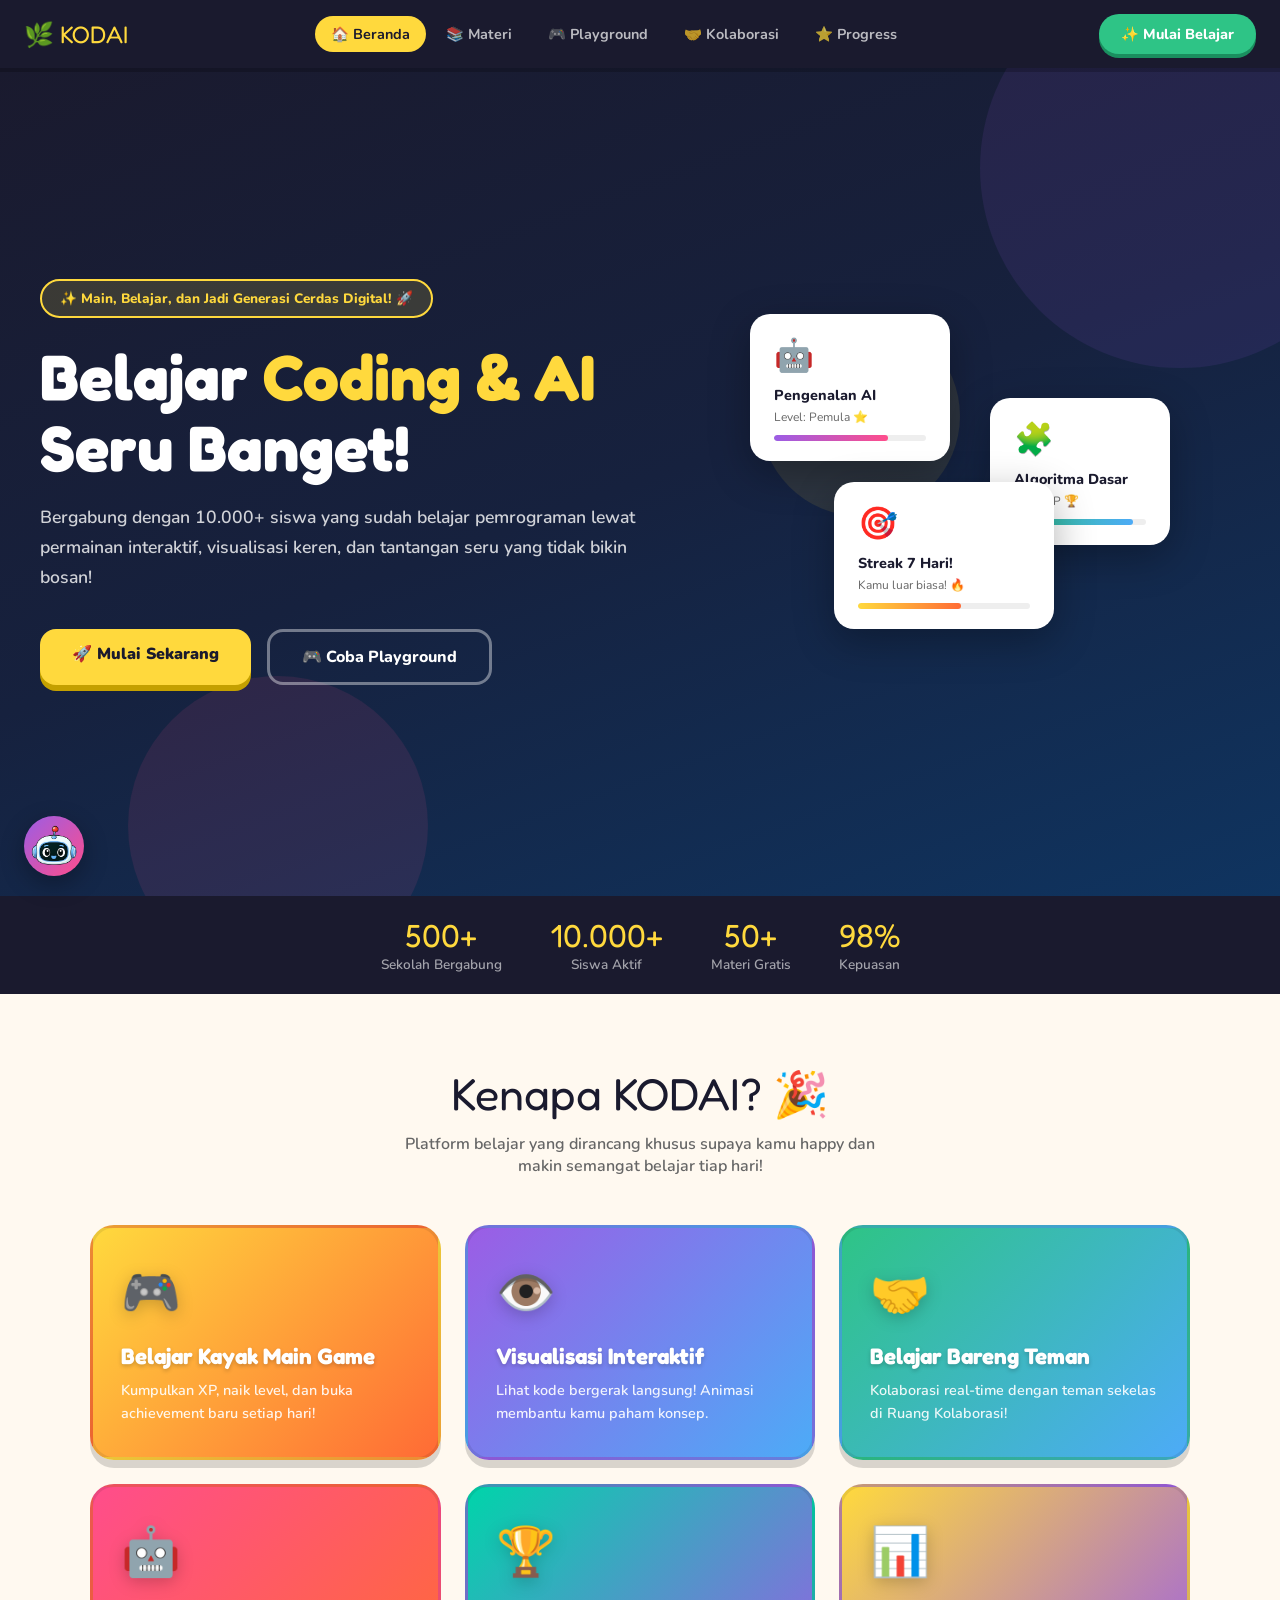
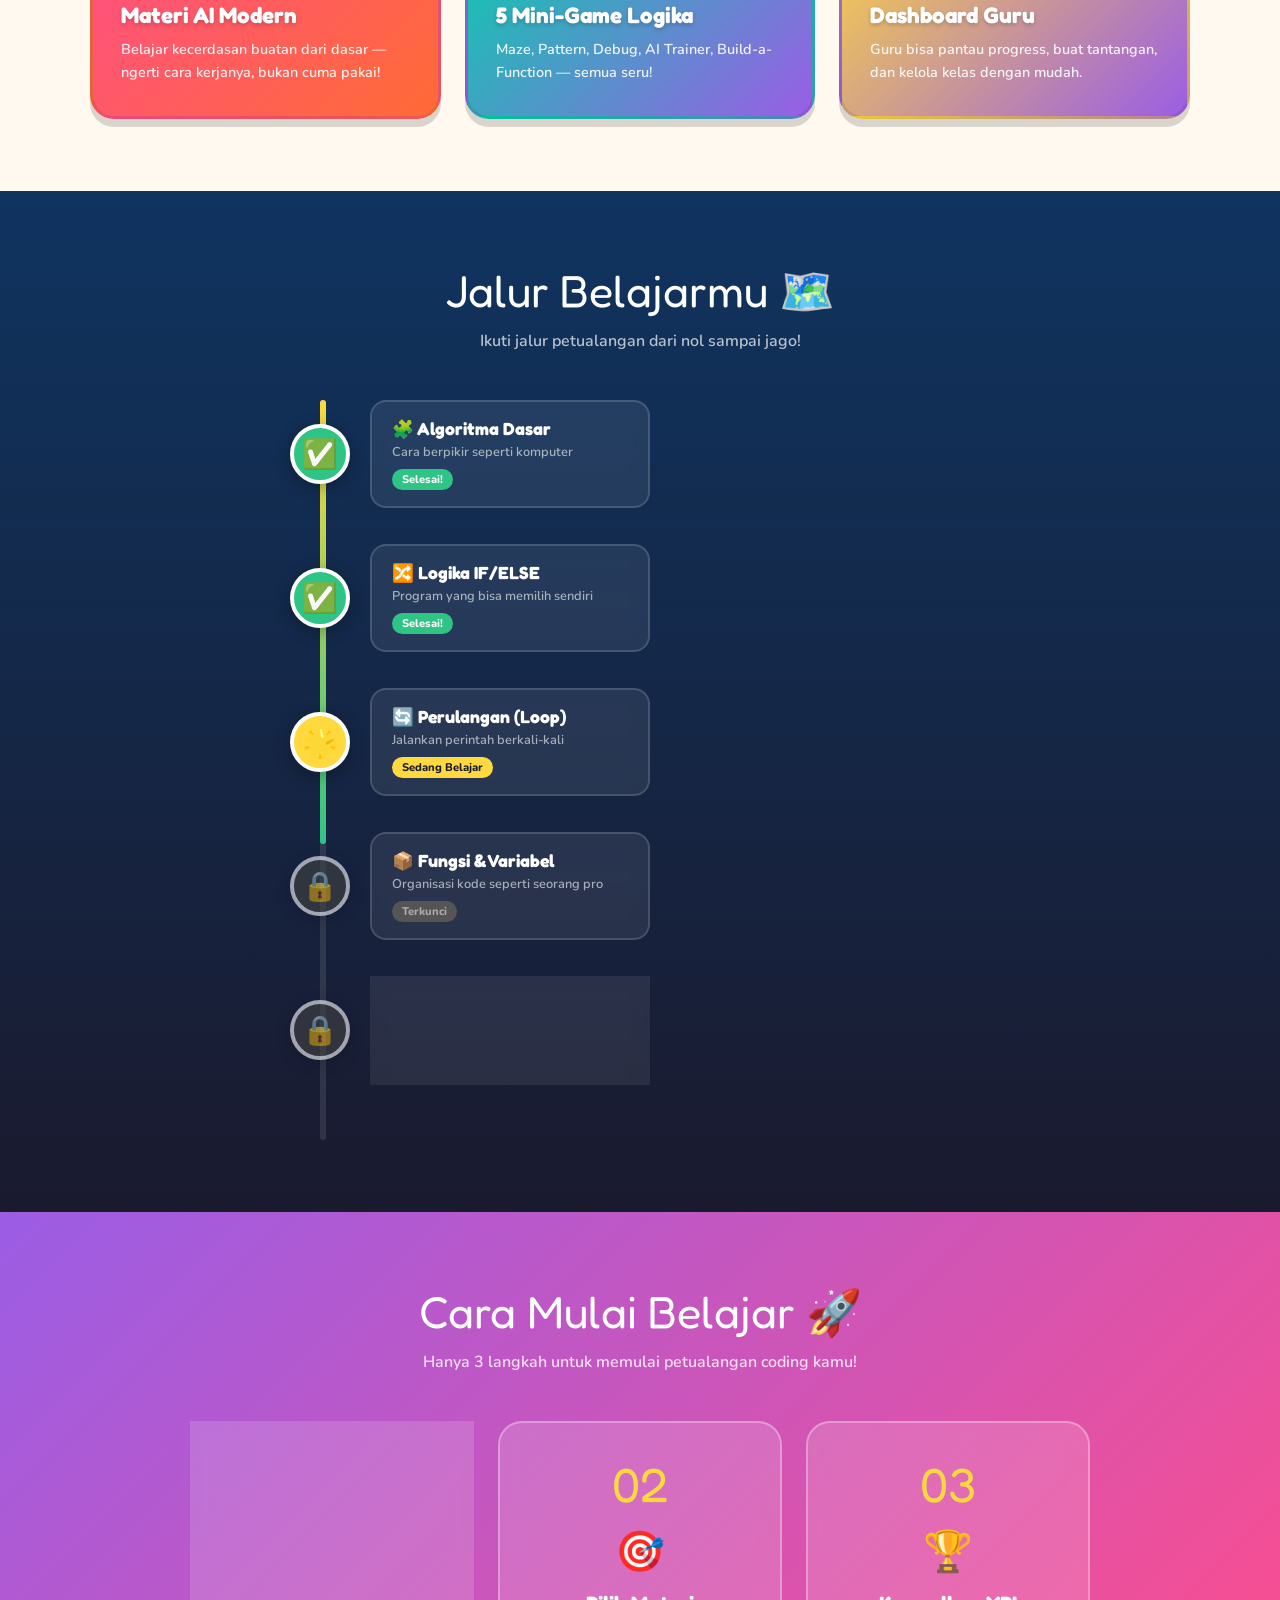
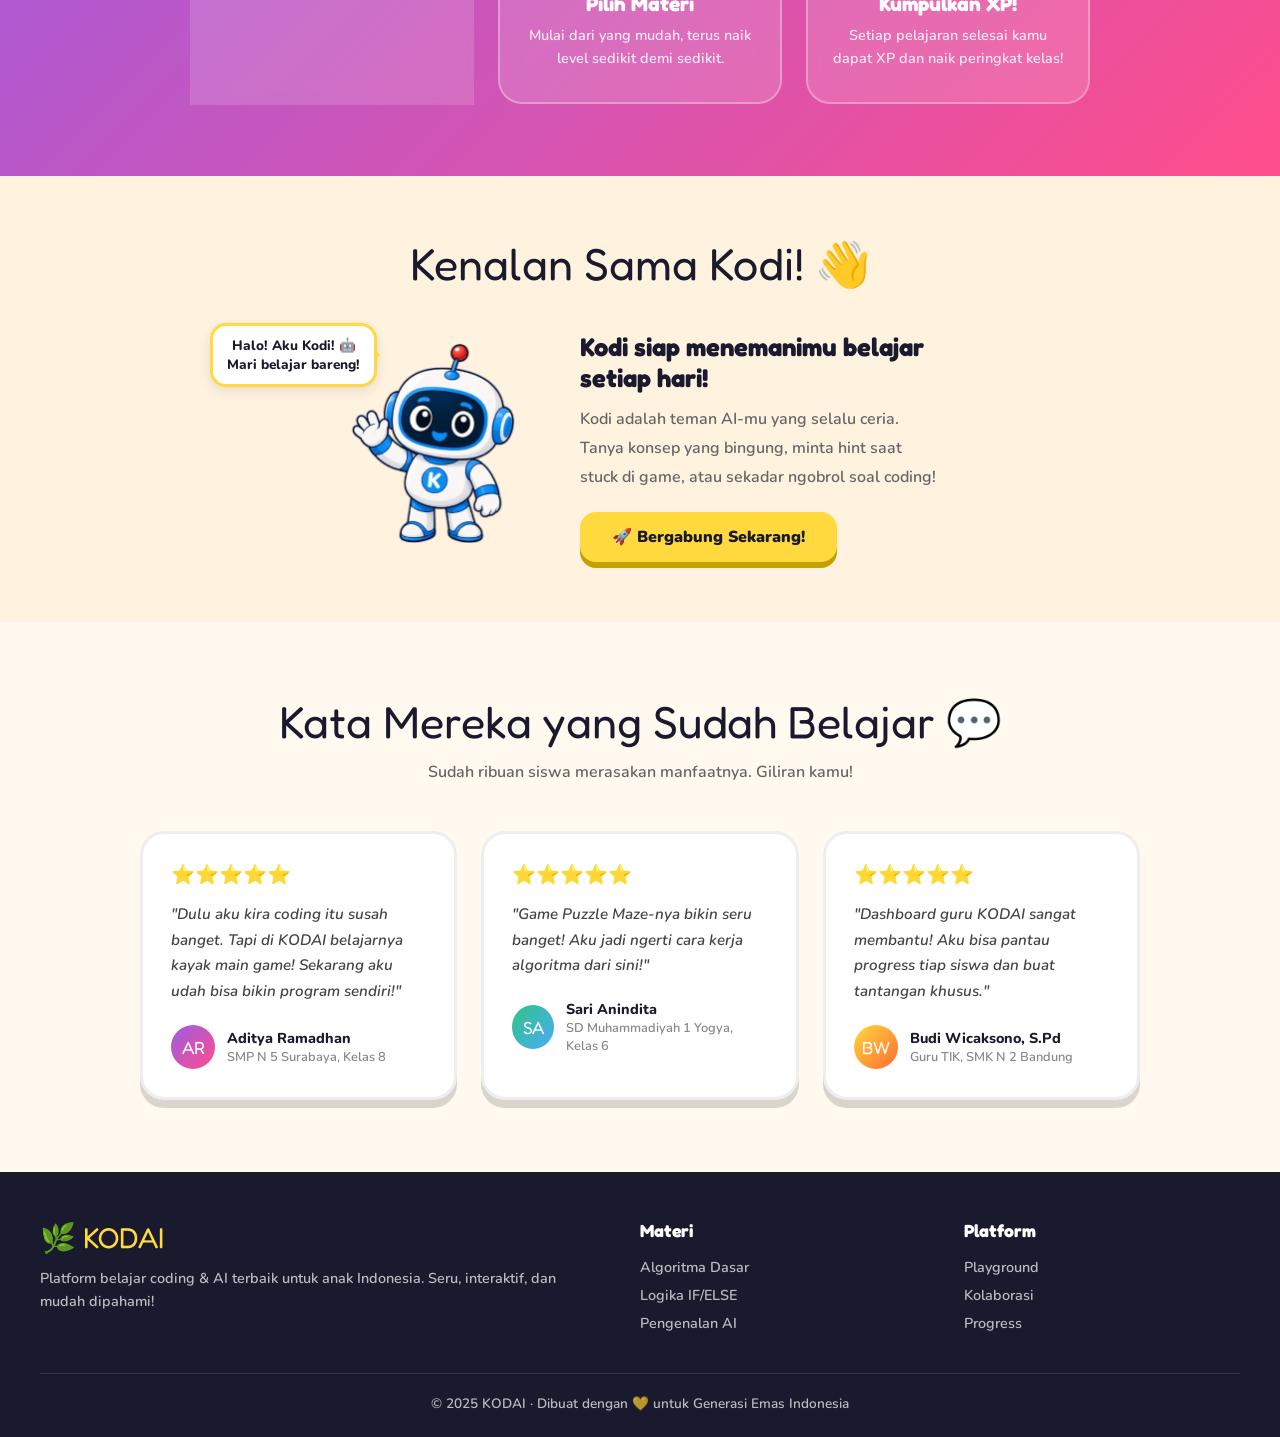
<file: kodai-kode/index.html>
<!DOCTYPE html>
<html lang="id">
<head>
<meta charset="UTF-8"><meta name="viewport" content="width=device-width,initial-scale=1">
<title>KODAI – Belajar Coding Seru!</title>
<link rel="stylesheet" href="css/main.css">
<style>
  .btn-primary, .btn-secondary {
    text-decoration: none !important;
    display: inline-block; /* Agar padding dan margin bekerja dengan baik */
}
.hero{min-height:92vh;background:linear-gradient(160deg,#1A1A2E 0%,#16213E 50%,#0F3460 100%);display:flex;align-items:center;padding:60px 40px;position:relative;overflow:hidden;}
.hero-circles{position:absolute;inset:0;pointer-events:none;}
.h-circle{position:absolute;border-radius:50%;opacity:.1;animation:float 6s infinite ease-in-out alternate;}
.h-circle:nth-child(1){width:400px;height:400px;background:#9B5DE5;top:-100px;right:-100px;}
.h-circle:nth-child(2){width:300px;height:300px;background:#FF4D8B;bottom:-80px;left:10%;animation-delay:1s;}
.h-circle:nth-child(3){width:200px;height:200px;background:#FFD93D;top:30%;right:25%;animation-delay:2s;}
@keyframes float{to{transform:translateY(-30px) scale(1.05)}}
.hero-content{max-width:600px;position:relative;z-index:2;}
.hero-badge{display:inline-flex;align-items:center;gap:8px;background:rgba(255,217,61,.15);border:2px solid #FFD93D;border-radius:50px;padding:8px 18px;color:#FFD93D;font-weight:800;font-size:.85rem;margin-bottom:24px;}
.hero h1{font-family:'Fredoka One',cursive;font-size:clamp(2.5rem,6vw,4rem);color:white;line-height:1.1;margin-bottom:20px;}
.hero h1 span{color:#FFD93D;position:relative;}
/* .hero h1 span::after{content:'';position:absolute;bottom:-4px;left:0;right:0;height:4px;background:#FFD93D;border-radius:2px;} */
.hero p{font-size:1.1rem;color:rgba(255,255,255,.8);line-height:1.7;margin-bottom:36px;font-weight:600;}
.hero-btns{display:flex;gap:16px;flex-wrap:wrap;}
.hero-visual{position:absolute;right:0;top:0;bottom:0;width:50%;display:flex;align-items:center;justify-content:center;z-index:2;}
.float-card{position:absolute;background:white;border-radius:20px;padding:20px 24px;box-shadow:0 12px 40px rgba(0,0,0,.3);animation:floatCard 4s ease-in-out infinite alternate;}
.float-card:nth-child(1){top:10%;left:0;width:200px;}
.float-card:nth-child(2){top:30%;right:0;width:180px;animation-delay:1s;}
.float-card:nth-child(3){bottom:15%;left:20%;width:220px;animation-delay:2s;}
@keyframes floatCard{to{transform:translateY(-16px) rotate(2deg)}}
.float-card .fc-icon{font-size:2rem;margin-bottom:8px;}
.float-card .fc-title{font-weight:800;font-size:.9rem;color:#1A1A2E;}
.float-card .fc-sub{font-size:.75rem;color:#666;margin-top:4px;}
.xp-bar{height:6px;background:#eee;border-radius:3px;margin-top:10px;overflow:hidden;}
.xp-fill{height:100%;border-radius:3px;}
.features-grid{display:grid;grid-template-columns:repeat(auto-fit,minmax(260px,1fr));gap:24px;max-width:1100px;margin:0 auto;}
.feat-card{border-radius:24px;padding:32px 28px;position:relative;overflow:hidden;cursor:pointer;transition:all .2s;box-shadow:0 8px 0 rgba(0,0,0,.15);border:3px solid rgba(0,0,0,.08);}
.feat-card:hover{transform:translateY(-6px);box-shadow:0 14px 0 rgba(0,0,0,.15);}
.feat-card:nth-child(1){background:linear-gradient(135deg,#FFD93D,#FF6B35);}
.feat-card:nth-child(2){background:linear-gradient(135deg,#9B5DE5,#4DABF7);}
.feat-card:nth-child(3){background:linear-gradient(135deg,#2EC486,#4DABF7);}
.feat-card:nth-child(4){background:linear-gradient(135deg,#FF4D8B,#FF6B35);}
.feat-card:nth-child(5){background:linear-gradient(135deg,#00D4AA,#9B5DE5);}
.feat-card:nth-child(6){background:linear-gradient(135deg,#FFD93D,#9B5DE5);}
.feat-icon{font-size:3rem;margin-bottom:16px;filter:drop-shadow(0 4px 8px rgba(0,0,0,.2));}
.feat-card h3{font-family:'Fredoka One',cursive;font-size:1.4rem;color:white;margin-bottom:10px;text-shadow:0 2px 4px rgba(0,0,0,.2);}
.feat-card p{color:rgba(255,255,255,.9);font-size:.9rem;line-height:1.6;font-weight:600;}
.hiw-section{background:linear-gradient(135deg,#9B5DE5,#FF4D8B);padding:72px 40px;}
.hiw-section .section-title,.hiw-section .section-sub{color:white!important;}
.hiw-section .section-sub{color:rgba(255,255,255,.8)!important;}
.steps-grid{display:grid;grid-template-columns:repeat(auto-fit,minmax(240px,1fr));gap:24px;max-width:900px;margin:0 auto;}
.step-card{background:rgba(255,255,255,.15);backdrop-filter:blur(10px);border:2px solid rgba(255,255,255,.3);border-radius:24px;padding:32px 24px;text-align:center;transition:all .2s;}
.step-card:hover{transform:translateY(-6px);background:rgba(255,255,255,.25);}
.step-num{font-family:'Fredoka One',cursive;font-size:3rem;color:#FFD93D;margin-bottom:12px;}
.step-card h3{color:white;font-family:'Fredoka One',cursive;font-size:1.3rem;margin-bottom:8px;}
.step-card p{color:rgba(255,255,255,.85);font-size:.9rem;font-weight:600;line-height:1.6;}
.path-section{background:linear-gradient(180deg,#0F3460,#1A1A2E);padding:72px 40px;}
.path-section .section-title{color:white;}
.path-section .section-sub{color:rgba(255,255,255,.7);}
.path-track{max-width:700px;margin:0 auto;position:relative;padding-bottom:20px;}
.path-line-v{position:absolute;left:30px;top:0;bottom:0;width:6px;background:rgba(255,255,255,.1);border-radius:3px;}
.path-line-fill{position:absolute;top:0;left:0;right:0;background:linear-gradient(180deg,#FFD93D,#2EC486);border-radius:3px;height:60%;animation:pathGrow 2s ease forwards;}
@keyframes pathGrow{from{height:0}}
.path-node{display:flex;align-items:center;gap:20px;margin-bottom:36px;padding-left:0;}
.node-circle{width:60px;height:60px;border-radius:50%;display:flex;align-items:center;justify-content:center;font-size:1.8rem;flex-shrink:0;position:relative;z-index:2;border:4px solid white;box-shadow:0 4px 16px rgba(0,0,0,.3);}
.node-circle.done{background:#2EC486;}
.node-circle.current{background:#FFD93D;animation:nPulse 1.5s infinite;}
.node-circle.locked{background:#444;opacity:.6;}
@keyframes nPulse{0%,100%{box-shadow:0 0 0 0 rgba(255,217,61,.5)}50%{box-shadow:0 0 0 16px rgba(255,217,61,0)}}
.node-card{background:rgba(255,255,255,.08);backdrop-filter:blur(8px);border:2px solid rgba(255,255,255,.15);border-radius:16px;padding:16px 20px;flex:1;max-width:280px;}
.node-card h4{font-family:'Fredoka One',cursive;font-size:1.1rem;color:white;}
.node-card p{font-size:.8rem;color:rgba(255,255,255,.6);font-weight:600;margin-top:4px;}
.node-status{display:inline-block;margin-top:8px;padding:3px 10px;border-radius:50px;font-size:.7rem;font-weight:800;}
.ns-done{background:#2EC486;color:white;}
.ns-current{background:#FFD93D;color:#1A1A2E;}
.ns-locked{background:#555;color:#aaa;}
.testi-grid{display:grid;grid-template-columns:repeat(auto-fit,minmax(280px,1fr));gap:24px;max-width:1000px;margin:0 auto;}
.testi-card{background:white;border-radius:24px;padding:28px;border:3px solid #eee;box-shadow:0 8px 0 rgba(0,0,0,.15);transition:all .2s;}
.testi-card:hover{transform:translateY(-6px);border-color:#FFD93D;}
.testi-stars{color:#FFD93D;font-size:1.2rem;margin-bottom:14px;}
.testi-quote{font-size:.95rem;line-height:1.7;color:#444;margin-bottom:20px;font-style:italic;font-weight:600;}
.testi-author{display:flex;align-items:center;gap:12px;}
.testi-av{width:44px;height:44px;border-radius:50%;display:flex;align-items:center;justify-content:center;font-family:'Fredoka One',cursive;font-size:1.1rem;color:white;}
.testi-name{font-weight:800;font-size:.9rem;}
.testi-school{font-size:.8rem;color:#888;font-weight:600;}
.mascot-section{background:#FFF3E0;padding:60px 40px;text-align:center;}
.mascot-svg{
  width:200px !important;
  height:200px !important;
  object-fit: contain;
  animation:bounce 2s infinite alternate;
}
.speech-bubble{
  position:absolute;
  top:-20px;
  left:-130px;
  background:white;
  border-radius:16px;
  padding:10px 14px;
  box-shadow:0 4px 12px rgba(0,0,0,.1);
  font-weight:800;
  font-size:.85rem;
  white-space:nowrap;
  border:3px solid #FFD93D;
}
.speech-bubble::before{
  content:'';
  position:absolute;
  right:-12px;         /* tadinya left:-12px */
  top:50%;
  transform:translateY(-50%);
  border:6px solid transparent;
  border-left-color:#FFD93D;   /* tadinya border-right-color */
}
@media(max-width:900px){.hero{flex-direction:column;text-align:center;padding:40px 24px;}.hero-btns{justify-content:center;}.hero-visual{display:none;}.hiw-section{padding:48px 20px;}.mascot-section{padding:40px 20px;}}
</style>
</head>
<body>

<div id="toast-container"></div>

<nav>
  <a class="nav-logo" href="index.html">🌿 KODAI</a>
  <div class="nav-links">
    <a class="nav-link active" href="index.html">🏠 Beranda</a>
    <a class="nav-link" href="materi.html">📚 Materi</a>
    <a class="nav-link" href="playground.html">🎮 Playground</a>
    <a class="nav-link" href="kolaborasi.html">🤝 Kolaborasi</a>
    <a class="nav-link" href="progress.html">⭐ Progress</a>
  </div>
  <a class="nav-cta" href="login.html">✨ Mulai Belajar</a>
  <div class="hamburger" onclick="toggleMobile()"><span></span><span></span><span></span></div>
</nav>
<div class="mobile-menu" id="mobileMenu">
  <a class="nav-link" href="index.html">🏠 Beranda</a>
  <a class="nav-link" href="materi.html">📚 Materi</a>
  <a class="nav-link" href="playground.html">🎮 Playground</a>
  <a class="nav-link" href="kolaborasi.html">🤝 Kolaborasi</a>
  <a class="nav-link" href="progress.html">⭐ Progress</a>
  <a class="nav-link" href="login.html">✨ Mulai Belajar</a>
</div>

<section class="hero">
  <div class="hero-circles"><div class="h-circle"></div><div class="h-circle"></div><div class="h-circle"></div></div>
  <div class="hero-content">
    <div class="hero-badge">✨ Main, Belajar, dan Jadi Generasi Cerdas Digital! 🚀</div>
    <h1>Belajar <span>Coding & AI</span> Seru Banget!</h1>
    <p>Bergabung dengan 10.000+ siswa yang sudah belajar pemrograman lewat permainan interaktif, visualisasi keren, dan tantangan seru yang tidak bikin bosan!</p>
    <div class="hero-btns">
      <a class="btn-primary" href="login.html">🚀 Mulai Sekarang</a>
      <a class="btn-secondary" href="playground.html">🎮 Coba Playground</a>
    </div>
  </div>
  <div class="hero-visual">
    <div style="position:relative;width:420px;height:420px;">
      <div class="float-card" style="top:10%;left:0;">
        <div class="fc-icon">🤖</div><div class="fc-title">Pengenalan AI</div>
        <div class="fc-sub">Level: Pemula ⭐</div>
        <div class="xp-bar"><div class="xp-fill" style="width:75%;background:linear-gradient(90deg,#9B5DE5,#FF4D8B)"></div></div>
      </div>
      <div class="float-card" style="top:30%;right:0;">
        <div class="fc-icon">🧩</div><div class="fc-title">Algoritma Dasar</div>
        <div class="fc-sub">+150 XP 🏆</div>
        <div class="xp-bar"><div class="xp-fill" style="width:90%;background:linear-gradient(90deg,#2EC486,#4DABF7)"></div></div>
      </div>
      <div class="float-card" style="bottom:15%;left:20%;">
        <div class="fc-icon">🎯</div><div class="fc-title">Streak 7 Hari!</div>
        <div class="fc-sub">Kamu luar biasa! 🔥</div>
        <div class="xp-bar"><div class="xp-fill" style="width:60%;background:linear-gradient(90deg,#FFD93D,#FF6B35)"></div></div>
      </div>
    </div>
  </div>
</section>

<div class="stats-bar">
  <div class="stat-item"><div class="stat-num" data-count="500" data-suffix="+">0</div><div class="stat-label">Sekolah Bergabung</div></div>
  <div class="stat-item"><div class="stat-num" data-count="10000" data-suffix="+">0</div><div class="stat-label">Siswa Aktif</div></div>
  <div class="stat-item"><div class="stat-num" data-count="50" data-suffix="+">0</div><div class="stat-label">Materi Gratis</div></div>
  <div class="stat-item"><div class="stat-num" data-count="98" data-suffix="%">0</div><div class="stat-label">Kepuasan</div></div>
</div>

<section class="section" style="background:#FFF9F0;">
  <div class="section-title">Kenapa KODAI? 🎉</div>
  <div class="section-sub">Platform belajar yang dirancang khusus supaya kamu happy dan makin semangat belajar tiap hari!</div>
  <div class="features-grid">
    <div class="feat-card"><div class="feat-icon">🎮</div><h3>Belajar Kayak Main Game</h3><p>Kumpulkan XP, naik level, dan buka achievement baru setiap hari!</p></div>
    <div class="feat-card"><div class="feat-icon">👁️</div><h3>Visualisasi Interaktif</h3><p>Lihat kode bergerak langsung! Animasi membantu kamu paham konsep.</p></div>
    <div class="feat-card"><div class="feat-icon">🤝</div><h3>Belajar Bareng Teman</h3><p>Kolaborasi real-time dengan teman sekelas di Ruang Kolaborasi!</p></div>
    <div class="feat-card"><div class="feat-icon">🤖</div><h3>Materi AI Modern</h3><p>Belajar kecerdasan buatan dari dasar — ngerti cara kerjanya, bukan cuma pakai!</p></div>
    <div class="feat-card"><div class="feat-icon">🏆</div><h3>5 Mini-Game Logika</h3><p>Maze, Pattern, Debug, AI Trainer, Build-a-Function — semua seru!</p></div>
    <div class="feat-card"><div class="feat-icon">📊</div><h3>Dashboard Guru</h3><p>Guru bisa pantau progress, buat tantangan, dan kelola kelas dengan mudah.</p></div>
  </div>
</section>

<section class="path-section">
  <div class="section-title">Jalur Belajarmu 🗺️</div>
  <div class="section-sub">Ikuti jalur petualangan dari nol sampai jago!</div>
  <div class="path-track">
    <div class="path-line-v"><div class="path-line-fill"></div></div>
    <div class="path-node"><div class="node-circle done">✅</div><div class="node-card"><h4>🧩 Algoritma Dasar</h4><p>Cara berpikir seperti komputer</p><span class="node-status ns-done">Selesai!</span></div></div>
    <div class="path-node"><div class="node-circle done">✅</div><div class="node-card"><h4>🔀 Logika IF/ELSE</h4><p>Program yang bisa memilih sendiri</p><span class="node-status ns-done">Selesai!</span></div></div>
    <div class="path-node"><div class="node-circle current">🌟</div><div class="node-card"><h4>🔄 Perulangan (Loop)</h4><p>Jalankan perintah berkali-kali</p><span class="node-status ns-current">Sedang Belajar</span></div></div>
    <div class="path-node"><div class="node-circle locked">🔒</div><div class="node-card"><h4>📦 Fungsi & Variabel</h4><p>Organisasi kode seperti seorang pro</p><span class="node-status ns-locked">Terkunci</span></div></div>
    <div class="path-node"><div class="node-circle locked">🔒</div><div class="node-card"><h4>🤖 Pengenalan AI</h4><p>Buat kecerdasan buatan pertamamu!</p><span class="node-status ns-locked">Terkunci</span></div></div>
  </div>
</section>

<section class="hiw-section">
  <div class="section-title">Cara Mulai Belajar 🚀</div>
  <div class="section-sub">Hanya 3 langkah untuk memulai petualangan coding kamu!</div>
  <div class="steps-grid">
    <div class="step-card"><div class="step-num">01</div><div style="font-size:2.5rem;margin-bottom:12px;">📝</div><h3>Daftar Gratis</h3><p>Buat akun dalam 30 detik. Gratis selamanya untuk materi dasar!</p></div>
    <div class="step-card"><div class="step-num">02</div><div style="font-size:2.5rem;margin-bottom:12px;">🎯</div><h3>Pilih Materi</h3><p>Mulai dari yang mudah, terus naik level sedikit demi sedikit.</p></div>
    <div class="step-card"><div class="step-num">03</div><div style="font-size:2.5rem;margin-bottom:12px;">🏆</div><h3>Kumpulkan XP!</h3><p>Setiap pelajaran selesai kamu dapat XP dan naik peringkat kelas!</p></div>
  </div>
</section>

<section class="mascot-section">
  <div class="section-title" style="margin-bottom:40px;">Kenalan Sama Kodi! 👋</div>
  <div style="display:flex;align-items:center;justify-content:center;gap:40px;flex-wrap:wrap;">
    <!-- mascot -->
    <div style="position:relative;display:inline-block;">
    <img class="mascot-svg" src="mascot-kodai.png" alt="Kodi maskot KODAI">
    <div class="speech-bubble">Halo! Aku Kodi! 🤖<br>Mari belajar bareng!</div>
    </div>
    <div style="max-width:360px;text-align:left;">
      <h3 style="font-family:'Fredoka One',cursive;font-size:1.6rem;color:#1A1A2E;margin-bottom:12px;">Kodi siap menemanimu belajar setiap hari!</h3>
      <p style="color:#666;line-height:1.8;font-weight:600;margin-bottom:20px;">Kodi adalah teman AI-mu yang selalu ceria. Tanya konsep yang bingung, minta hint saat stuck di game, atau sekadar ngobrol soal coding!</p>
      <a class="btn-primary" href="login.html">🚀 Bergabung Sekarang!</a>
    </div>
  </div>
</section>

<section class="section" style="background:#FFF9F0;">
  <div class="section-title">Kata Mereka yang Sudah Belajar 💬</div>
  <div class="section-sub">Sudah ribuan siswa merasakan manfaatnya. Giliran kamu!</div>
  <div class="testi-grid">
    <div class="testi-card"><div class="testi-stars">⭐⭐⭐⭐⭐</div><div class="testi-quote">"Dulu aku kira coding itu susah banget. Tapi di KODAI belajarnya kayak main game! Sekarang aku udah bisa bikin program sendiri!"</div><div class="testi-author"><div class="testi-av" style="background:linear-gradient(135deg,#9B5DE5,#FF4D8B)">AR</div><div><div class="testi-name">Aditya Ramadhan</div><div class="testi-school">SMP N 5 Surabaya, Kelas 8</div></div></div></div>
    <div class="testi-card"><div class="testi-stars">⭐⭐⭐⭐⭐</div><div class="testi-quote">"Game Puzzle Maze-nya bikin seru banget! Aku jadi ngerti cara kerja algoritma dari sini!"</div><div class="testi-author"><div class="testi-av" style="background:linear-gradient(135deg,#2EC486,#4DABF7)">SA</div><div><div class="testi-name">Sari Anindita</div><div class="testi-school">SD Muhammadiyah 1 Yogya, Kelas 6</div></div></div></div>
    <div class="testi-card"><div class="testi-stars">⭐⭐⭐⭐⭐</div><div class="testi-quote">"Dashboard guru KODAI sangat membantu! Aku bisa pantau progress tiap siswa dan buat tantangan khusus."</div><div class="testi-author"><div class="testi-av" style="background:linear-gradient(135deg,#FFD93D,#FF6B35)">BW</div><div><div class="testi-name">Budi Wicaksono, S.Pd</div><div class="testi-school">Guru TIK, SMK N 2 Bandung</div></div></div></div>
  </div>
</section>

<footer>
  <div class="footer-grid">
    <div><div class="footer-logo">🌿 KODAI</div><div class="footer-tagline">Platform belajar coding & AI terbaik untuk anak Indonesia. Seru, interaktif, dan mudah dipahami!</div></div>
    <div class="footer-col"><h4>Materi</h4><ul><li><a href="materi.html" style="color:inherit;text-decoration:none;">Algoritma Dasar</a></li><li><a href="materi.html" style="color:inherit;text-decoration:none;">Logika IF/ELSE</a></li><li><a href="materi.html" style="color:inherit;text-decoration:none;">Pengenalan AI</a></li></ul></div>
    <div class="footer-col"><h4>Platform</h4><ul><li><a href="playground.html" style="color:inherit;text-decoration:none;">Playground</a></li><li><a href="kolaborasi.html" style="color:inherit;text-decoration:none;">Kolaborasi</a></li><li><a href="progress.html" style="color:inherit;text-decoration:none;">Progress</a></li></ul></div>
  </div>
  <div class="footer-bottom">© 2025 KODAI · Dibuat dengan 💛 untuk Generasi Emas Indonesia</div>
</footer>

<!-- KODI AI FAB -->
<button class="kodi-fab" onclick="toggleKodiChat()" title="Tanya Kodi AI">
  <img src="kodi-kepala.png" alt="Kodi AI" class="kodi-fab-img">
</button>
<div class="kodi-chat-panel" id="kodiPanel">
  <div class="kodi-chat-header">
    <div class="kodi-av"><img src="kodi-kepala.png" alt="Kodi AI" class="kodi-av-img"></div>
    <div><div class="kodi-name">Kodi AI</div><div class="kodi-status">Siap membantu belajar!</div></div>
    <button class="kodi-close-btn" onclick="toggleKodiChat()">✕</button>
  </div>
  <div class="kodi-messages" id="kodiMessages"></div>
  <div class="kodi-input-area">
    <input class="kodi-input" id="kodiInput" placeholder="Tanya Kodi sesuatu...">
    <button class="kodi-send" onclick="sendKodiMessage()">➤</button>
  </div>
</div>

<script src="js/nav.js"></script>
</body>
</html>
</file>
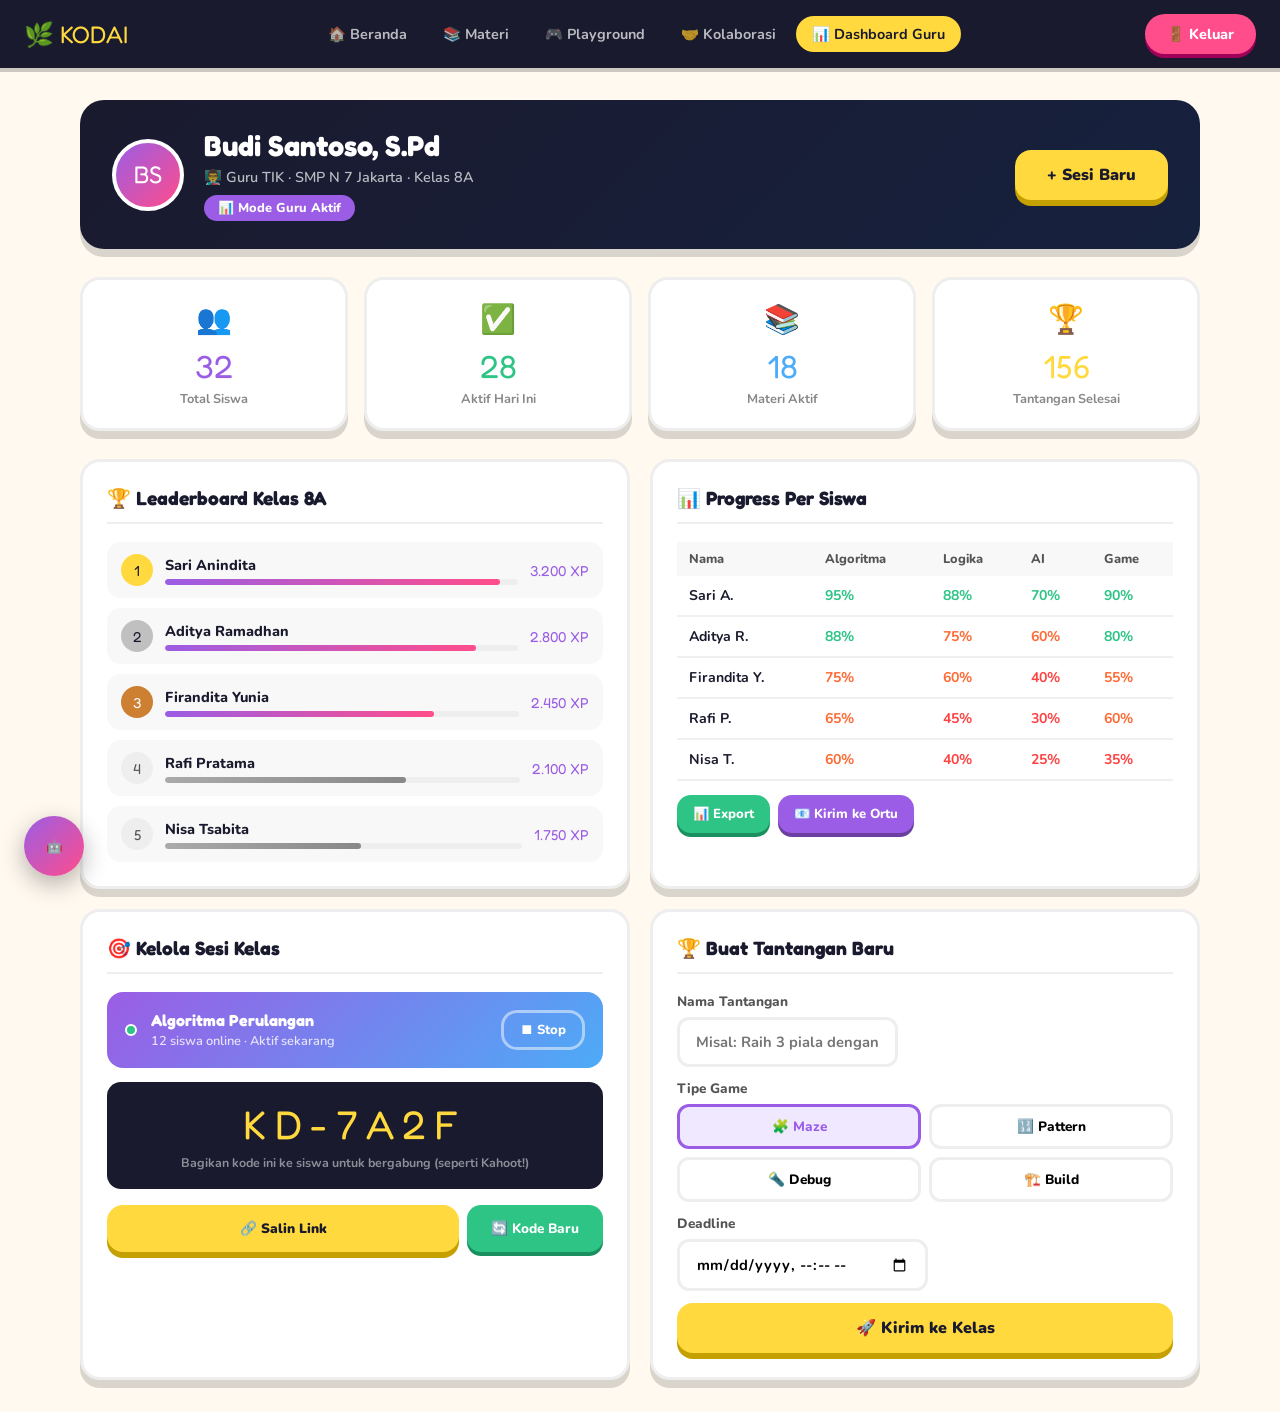
<file: kodai-kode/guru.html>
<!DOCTYPE html>
<html lang="id">
<head>
<meta charset="UTF-8"><meta name="viewport" content="width=device-width,initial-scale=1">
<title>KODAI – Dashboard Guru</title>
<link rel="stylesheet" href="css/main.css">
<style>
.guru-layout{padding:32px 40px;max-width:1200px;margin:0 auto;}
.guru-header{background:linear-gradient(135deg,#1A1A2E,#16213E);border-radius:24px;padding:28px 32px;margin-bottom:28px;display:flex;align-items:center;gap:20px;box-shadow:0 8px 0 rgba(0,0,0,.15);}
.guru-av{width:72px;height:72px;border-radius:50%;background:linear-gradient(135deg,#9B5DE5,#FF4D8B);border:4px solid white;display:flex;align-items:center;justify-content:center;font-family:'Fredoka One',cursive;font-size:1.5rem;color:white;flex-shrink:0;}
.guru-info h2{font-family:'Fredoka One',cursive;font-size:1.8rem;color:white;}
.guru-info p{color:rgba(255,255,255,.7);font-weight:600;font-size:.9rem;margin-top:4px;}
.guru-badge{margin-top:8px;display:inline-block;background:#9B5DE5;color:white;padding:4px 14px;border-radius:50px;font-weight:800;font-size:.8rem;}
.guru-stats{display:grid;grid-template-columns:repeat(4,1fr);gap:16px;margin-bottom:28px;}
.gs-card{background:white;border-radius:20px;padding:20px;text-align:center;border:3px solid #eee;box-shadow:0 8px 0 rgba(0,0,0,.15);}
.gs-card .icon{font-size:1.8rem;margin-bottom:8px;}
.gs-card .val{font-family:'Fredoka One',cursive;font-size:2rem;}
.gs-card .lbl{font-size:.8rem;color:#888;font-weight:700;margin-top:4px;}
.guru-grid{display:grid;grid-template-columns:1fr 1fr;gap:20px;}
.guru-panel{background:white;border-radius:20px;padding:24px;border:3px solid #eee;box-shadow:0 8px 0 rgba(0,0,0,.15);}
.guru-panel h3{font-family:'Fredoka One',cursive;font-size:1.2rem;margin-bottom:18px;padding-bottom:12px;border-bottom:2px solid #eee;}
.leaderboard{list-style:none;display:flex;flex-direction:column;gap:10px;}
.lb-item{display:flex;align-items:center;gap:12px;padding:12px 14px;background:#f8f8f8;border-radius:14px;transition:all .2s;cursor:pointer;}
.lb-item:hover{background:#f0f0f0;transform:translateX(4px);}
.lb-rank{width:32px;height:32px;border-radius:50%;display:flex;align-items:center;justify-content:center;font-family:'Fredoka One',cursive;font-size:.9rem;flex-shrink:0;}
.lb-rank.gold{background:#FFD93D;color:#1A1A2E;}
.lb-rank.silver{background:#C0C0C0;color:#1A1A2E;}
.lb-rank.bronze{background:#CD7F32;color:white;}
.lb-rank.normal{background:#eee;color:#555;}
.lb-info{flex:1;}
.lb-name{font-weight:800;font-size:.9rem;}
.lb-bar{height:6px;background:#eee;border-radius:3px;margin-top:4px;overflow:hidden;}
.lb-bar-fill{height:100%;border-radius:3px;background:linear-gradient(90deg,#9B5DE5,#FF4D8B);transition:width 1s;}
.lb-xp{font-family:'Fredoka One',cursive;color:#9B5DE5;font-size:.9rem;}
.progress-table{width:100%;border-collapse:collapse;}
.progress-table th{font-size:.8rem;font-weight:800;padding:8px 12px;background:#f8f8f8;text-align:left;color:#555;}
.progress-table td{padding:10px 12px;font-size:.88rem;font-weight:700;border-bottom:2px solid #f0f0f0;}
.progress-table tr:hover td{background:#fafafa;}
.pct-green{color:#2EC486;font-weight:900;}
.pct-orange{color:#FF6B35;font-weight:900;}
.pct-red{color:#FF4444;font-weight:900;}
.session-live{background:linear-gradient(135deg,#9B5DE5,#4DABF7);border-radius:16px;padding:18px;margin-bottom:14px;display:flex;align-items:center;gap:14px;}
.session-live-dot{width:12px;height:12px;border-radius:50%;background:#2EC486;border:2px solid white;animation:pulse 2s infinite;}
@keyframes pulse{0%{box-shadow:0 0 0 0 rgba(46,196,134,.4)}70%{box-shadow:0 0 0 10px rgba(46,196,134,0)}100%{box-shadow:0 0 0 0 rgba(46,196,134,0)}}
.session-live-info h4{font-family:'Fredoka One',cursive;font-size:1rem;color:white;}
.session-live-info p{color:rgba(255,255,255,.8);font-size:.8rem;font-weight:600;margin-top:2px;}
.room-code-display{background:#1A1A2E;border-radius:14px;padding:18px;text-align:center;margin-bottom:16px;}
.room-code-num{font-family:'Fredoka One',cursive;font-size:2.5rem;color:#FFD93D;letter-spacing:8px;}
.room-code-hint{font-size:.78rem;color:rgba(255,255,255,.5);font-weight:700;margin-top:6px;}
.challenge-form{display:flex;flex-direction:column;gap:12px;}
.challenge-form input,.challenge-form select{padding:12px 16px;border:3px solid #eee;border-radius:12px;font-family:'Nunito',sans-serif;font-size:.92rem;font-weight:700;outline:none;transition:border-color .2s;}
.challenge-form input:focus,.challenge-form select:focus{border-color:#9B5DE5;}
.challenge-type-grid{display:grid;grid-template-columns:1fr 1fr;gap:8px;}
.ctype-btn{padding:10px;border:3px solid #eee;border-radius:12px;background:white;cursor:pointer;font-family:'Nunito',sans-serif;font-weight:800;font-size:.85rem;text-align:center;transition:all .2s;}
.ctype-btn.sel,.ctype-btn:hover{border-color:#9B5DE5;background:#f0e8ff;color:#9B5DE5;}
@media(max-width:900px){.guru-grid{grid-template-columns:1fr;}.guru-stats{grid-template-columns:repeat(2,1fr);}.guru-layout{padding:20px;}}
</style>
</head>
<body>

<div id="toast-container"></div>
<nav>
  <a class="nav-logo" href="index.html">🌿 KODAI</a>
  <div class="nav-links">
    <a class="nav-link" href="index.html">🏠 Beranda</a>
    <a class="nav-link" href="materi.html">📚 Materi</a>
    <a class="nav-link" href="playground.html">🎮 Playground</a>
    <a class="nav-link" href="kolaborasi.html">🤝 Kolaborasi</a>
    <a class="nav-link active" href="guru.html">📊 Dashboard Guru</a>
  </div>
  <a class="nav-cta" href="login.html" style="background:#FF4D8B;box-shadow:0 4px 0 #a0005a;">🚪 Keluar</a>
  <div class="hamburger" onclick="toggleMobile()"><span></span><span></span><span></span></div>
</nav>
<div class="mobile-menu" id="mobileMenu">
  <a class="nav-link" href="index.html">🏠 Beranda</a><a class="nav-link active" href="guru.html">📊 Dashboard</a><a class="nav-link" href="login.html">🚪 Keluar</a>
</div>

<div class="guru-layout">
  <div class="guru-header">
    <div class="guru-av">BS</div>
    <div class="guru-info">
      <h2>Budi Santoso, S.Pd</h2>
      <p>👨‍🏫 Guru TIK · SMP N 7 Jakarta · Kelas 8A</p>
      <div class="guru-badge">📊 Mode Guru Aktif</div>
    </div>
    <div style="margin-left:auto;">
      <button class="btn-primary" onclick="showToast('📋 Membuat sesi baru...','success')">+ Sesi Baru</button>
    </div>
  </div>

  <div class="guru-stats">
    <div class="gs-card"><div class="icon">👥</div><div class="val" style="color:#9B5DE5">32</div><div class="lbl">Total Siswa</div></div>
    <div class="gs-card"><div class="icon">✅</div><div class="val" style="color:#2EC486">28</div><div class="lbl">Aktif Hari Ini</div></div>
    <div class="gs-card"><div class="icon">📚</div><div class="val" style="color:#4DABF7">18</div><div class="lbl">Materi Aktif</div></div>
    <div class="gs-card"><div class="icon">🏆</div><div class="val" style="color:#FFD93D">156</div><div class="lbl">Tantangan Selesai</div></div>
  </div>

  <div class="guru-grid">
    <!-- Leaderboard -->
    <div class="guru-panel">
      <h3>🏆 Leaderboard Kelas 8A</h3>
      <ul class="leaderboard">
        <li class="lb-item"><div class="lb-rank gold">1</div><div class="lb-info"><div class="lb-name">Sari Anindita</div><div class="lb-bar"><div class="lb-bar-fill" style="width:95%"></div></div></div><div class="lb-xp">3.200 XP</div></li>
        <li class="lb-item"><div class="lb-rank silver">2</div><div class="lb-info"><div class="lb-name">Aditya Ramadhan</div><div class="lb-bar"><div class="lb-bar-fill" style="width:88%"></div></div></div><div class="lb-xp">2.800 XP</div></li>
        <li class="lb-item"><div class="lb-rank bronze">3</div><div class="lb-info"><div class="lb-name">Firandita Yunia</div><div class="lb-bar"><div class="lb-bar-fill" style="width:76%"></div></div></div><div class="lb-xp">2.450 XP</div></li>
        <li class="lb-item"><div class="lb-rank normal">4</div><div class="lb-info"><div class="lb-name">Rafi Pratama</div><div class="lb-bar"><div class="lb-bar-fill" style="width:68%;background:linear-gradient(90deg,#aaa,#888)"></div></div></div><div class="lb-xp">2.100 XP</div></li>
        <li class="lb-item"><div class="lb-rank normal">5</div><div class="lb-info"><div class="lb-name">Nisa Tsabita</div><div class="lb-bar"><div class="lb-bar-fill" style="width:55%;background:linear-gradient(90deg,#aaa,#888)"></div></div></div><div class="lb-xp">1.750 XP</div></li>
      </ul>
    </div>

    <!-- Progress table -->
    <div class="guru-panel">
      <h3>📊 Progress Per Siswa</h3>
      <table class="progress-table">
        <thead><tr><th>Nama</th><th>Algoritma</th><th>Logika</th><th>AI</th><th>Game</th></tr></thead>
        <tbody>
          <tr><td>Sari A.</td><td class="pct-green">95%</td><td class="pct-green">88%</td><td class="pct-green">70%</td><td class="pct-green">90%</td></tr>
          <tr><td>Aditya R.</td><td class="pct-green">88%</td><td class="pct-orange">75%</td><td class="pct-orange">60%</td><td class="pct-green">80%</td></tr>
          <tr><td>Firandita Y.</td><td class="pct-orange">75%</td><td class="pct-orange">60%</td><td class="pct-red">40%</td><td class="pct-orange">55%</td></tr>
          <tr><td>Rafi P.</td><td class="pct-orange">65%</td><td class="pct-red">45%</td><td class="pct-red">30%</td><td class="pct-orange">60%</td></tr>
          <tr><td>Nisa T.</td><td class="pct-orange">60%</td><td class="pct-red">40%</td><td class="pct-red">25%</td><td class="pct-red">35%</td></tr>
        </tbody>
      </table>
      <div style="margin-top:14px;display:flex;gap:8px;">
        <button class="btn-green" onclick="showToast('📊 Export laporan...','success')" style="font-size:.82rem;padding:10px 16px;">📊 Export</button>
        <button class="btn-purple" onclick="showToast('📧 Kirim ke orang tua...','success')" style="font-size:.82rem;padding:10px 16px;">📧 Kirim ke Ortu</button>
      </div>
    </div>

    <!-- Session management -->
    <div class="guru-panel">
      <h3>🎯 Kelola Sesi Kelas</h3>
      <div class="session-live">
        <div class="session-live-dot"></div>
        <div class="session-live-info">
          <h4>Algoritma Perulangan</h4>
          <p>12 siswa online · Aktif sekarang</p>
        </div>
        <button class="btn-secondary" style="margin-left:auto;border-color:rgba(255,255,255,.5);font-size:.82rem;padding:8px 16px;" onclick="showToast('⏹ Sesi dihentikan','warning')">⏹ Stop</button>
      </div>
      <div class="room-code-display">
        <div class="room-code-num">KD-7A2F</div>
        <div class="room-code-hint">Bagikan kode ini ke siswa untuk bergabung (seperti Kahoot!)</div>
      </div>
      <div style="display:flex;gap:8px;">
        <button class="btn-primary" style="flex:1;justify-content:center;font-size:.85rem;" onclick="showToast('🔗 Link disalin!','success')">🔗 Salin Link</button>
        <button class="btn-green" style="font-size:.85rem;" onclick="showToast('🔄 Kode baru dibuat!','success')">🔄 Kode Baru</button>
      </div>
    </div>

    <!-- Create challenge -->
    <div class="guru-panel">
      <h3>🏆 Buat Tantangan Baru</h3>
      <div class="challenge-form">
        <div><label style="font-size:.85rem;font-weight:800;color:#555;display:block;margin-bottom:6px;">Nama Tantangan</label>
          <input placeholder="Misal: Raih 3 piala dengan 5 blok!"></div>
        <div><label style="font-size:.85rem;font-weight:800;color:#555;display:block;margin-bottom:6px;">Tipe Game</label>
          <div class="challenge-type-grid">
            <button class="ctype-btn sel" onclick="this.closest('.challenge-type-grid').querySelectorAll('.ctype-btn').forEach(b=>b.classList.remove('sel'));this.classList.add('sel')">🧩 Maze</button>
            <button class="ctype-btn" onclick="this.closest('.challenge-type-grid').querySelectorAll('.ctype-btn').forEach(b=>b.classList.remove('sel'));this.classList.add('sel')">🔢 Pattern</button>
            <button class="ctype-btn" onclick="this.closest('.challenge-type-grid').querySelectorAll('.ctype-btn').forEach(b=>b.classList.remove('sel'));this.classList.add('sel')">🔦 Debug</button>
            <button class="ctype-btn" onclick="this.closest('.challenge-type-grid').querySelectorAll('.ctype-btn').forEach(b=>b.classList.remove('sel'));this.classList.add('sel')">🏗️ Build</button>
          </div>
        </div>
        <div><label style="font-size:.85rem;font-weight:800;color:#555;display:block;margin-bottom:6px;">Deadline</label>
          <input type="datetime-local"></div>
        <button class="btn-primary" style="width:100%;justify-content:center;" onclick="showToast('🏆 Tantangan dikirim ke semua siswa!','success')">🚀 Kirim ke Kelas</button>
      </div>
    </div>
  </div>
</div>

<button class="kodi-fab" onclick="toggleKodiChat()">🤖</button>
<div class="kodi-chat-panel" id="kodiPanel">
  <div class="kodi-chat-header"><div class="kodi-av">🤖</div><div><div class="kodi-name">Kodi AI</div><div class="kodi-status">Asisten guru siap membantu!</div></div><button class="kodi-close-btn" onclick="toggleKodiChat()">✕</button></div>
  <div class="kodi-messages" id="kodiMessages"></div>
  <div class="kodi-input-area"><input class="kodi-input" id="kodiInput" placeholder="Tanya Kodi tentang kelas..."><button class="kodi-send" onclick="sendKodiMessage()">➤</button></div>
</div>
<script src="js/nav.js"></script>
</body>
</html>
</file>
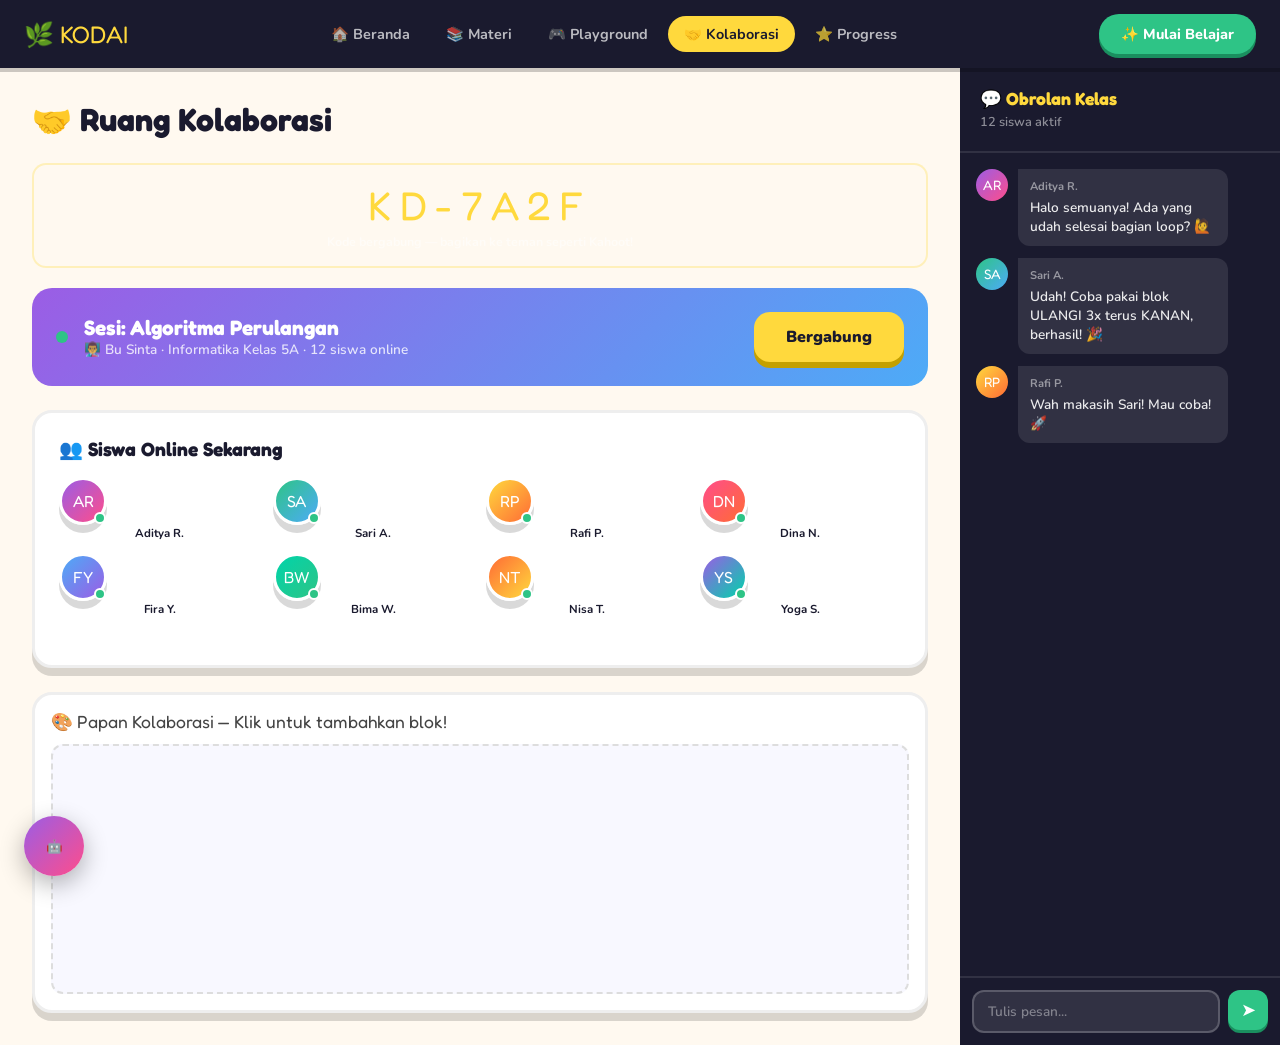
<file: kodai-kode/kolaborasi.html>
<!DOCTYPE html>
<html lang="id">
<head>
<meta charset="UTF-8"><meta name="viewport" content="width=device-width,initial-scale=1">
<title>KODAI – Kolaborasi</title>
<link rel="stylesheet" href="css/main.css">
<style>
.kol-layout{display:grid;grid-template-columns:1fr 320px;gap:0;min-height:calc(100vh - 68px);}
.kol-main{padding:32px;overflow-y:auto;}
.kol-sidebar{background:var(--dark);display:flex;flex-direction:column;}
.session-card{background:linear-gradient(135deg,#9B5DE5,#4DABF7);border-radius:20px;padding:24px;margin-bottom:24px;display:flex;align-items:center;gap:16px;}
.live-dot{width:12px;height:12px;border-radius:50%;background:#2EC486;box-shadow:0 0 0 0 rgba(46,196,134,.4);animation:pulse 2s infinite;}
@keyframes pulse{0%{box-shadow:0 0 0 0 rgba(46,196,134,.4)}70%{box-shadow:0 0 0 12px rgba(46,196,134,0)}100%{box-shadow:0 0 0 0 rgba(46,196,134,0)}}
.session-info h3{font-family:'Fredoka One',cursive;font-size:1.3rem;color:white;}
.session-info p{color:rgba(255,255,255,.8);font-size:.85rem;font-weight:600;}
.avatars-grid{display:grid;grid-template-columns:repeat(4,1fr);gap:12px;margin-bottom:24px;}
.av-item{text-align:center;}
.av-name{font-size:.72rem;font-weight:700;color:var(--dark);}
.shared-canvas-wrap{background:white;border-radius:20px;border:3px solid #eee;box-shadow:0 8px 0 rgba(0,0,0,.15);padding:16px;position:relative;overflow:hidden;}
.shared-canvas-title{font-family:'Fredoka One',cursive;font-size:1.1rem;color:#444;margin-bottom:12px;}
#collab-canvas{width:100%;min-height:250px;position:relative;border-radius:12px;background:#f8f8ff;border:2px dashed #ddd;cursor:crosshair;overflow:hidden;}
.collab-block{position:absolute;border-radius:10px;width:60px;height:60px;display:flex;align-items:center;justify-content:center;font-size:1.5rem;box-shadow:0 4px 12px rgba(0,0,0,.2);animation:popIn .3s cubic-bezier(.34,1.56,.64,1);pointer-events:none;}
@keyframes popIn{from{transform:scale(0)}to{transform:scale(1)}}
.chat-sidebar{display:flex;flex-direction:column;height:100%;}
.chat-header{padding:20px;border-bottom:2px solid rgba(255,255,255,.1);}
.chat-header h3{font-family:'Fredoka One',cursive;color:#FFD93D;font-size:1.1rem;}
.chat-messages{flex:1;overflow-y:auto;padding:16px;display:flex;flex-direction:column;gap:12px;}
.chat-msg{display:flex;gap:10px;align-items:flex-start;}
.chat-av{width:32px;height:32px;border-radius:50%;flex-shrink:0;display:flex;align-items:center;justify-content:center;font-family:'Fredoka One',cursive;font-size:.85rem;color:white;}
.chat-bubble{background:rgba(255,255,255,.1);border-radius:0 12px 12px 12px;padding:10px 12px;max-width:210px;}
.chat-name{font-size:.7rem;color:rgba(255,255,255,.5);font-weight:700;margin-bottom:4px;}
.chat-text{font-size:.85rem;color:rgba(255,255,255,.9);font-weight:600;line-height:1.4;}
.chat-input-area{padding:12px;border-top:2px solid rgba(255,255,255,.1);display:flex;gap:8px;}
.chat-input{flex:1;padding:10px 14px;background:rgba(255,255,255,.1);border:2px solid rgba(255,255,255,.2);border-radius:12px;color:white;font-family:'Nunito',sans-serif;font-size:.85rem;font-weight:600;}
.chat-input::placeholder{color:rgba(255,255,255,.4);}
.chat-send{width:40px;height:40px;border-radius:12px;background:#2EC486;border:none;cursor:pointer;color:white;font-size:1.1rem;display:flex;align-items:center;justify-content:center;box-shadow:0 3px 0 #1a8f5f;transition:all .15s;}
.chat-send:hover{transform:translateY(-1px);}
.room-code-box{background:rgba(255,255,255,.05);border:2px solid rgba(255,217,61,.3);border-radius:14px;padding:16px;text-align:center;margin-bottom:20px;}
.room-code{font-family:'Fredoka One',cursive;font-size:2.5rem;color:#FFD93D;letter-spacing:8px;}
.room-code-label{font-size:.78rem;color:rgba(255,255,255,.5);font-weight:700;margin-top:4px;}
@media(max-width:900px){.kol-layout{grid-template-columns:1fr;}.kol-sidebar{min-height:400px;}}
</style>
</head>
<body>

<div id="toast-container"></div>

<nav>
  <a class="nav-logo" href="index.html">🌿 KODAI</a>
  <div class="nav-links">
    <a class="nav-link" href="index.html">🏠 Beranda</a>
    <a class="nav-link" href="materi.html">📚 Materi</a>
    <a class="nav-link" href="playground.html">🎮 Playground</a>
    <a class="nav-link active" href="kolaborasi.html">🤝 Kolaborasi</a>
    <a class="nav-link" href="progress.html">⭐ Progress</a>
  </div>
  <a class="nav-cta" href="login.html">✨ Mulai Belajar</a>
  <div class="hamburger" onclick="toggleMobile()"><span></span><span></span><span></span></div>
</nav>
<div class="mobile-menu" id="mobileMenu">
  <a class="nav-link" href="index.html">🏠 Beranda</a><a class="nav-link" href="materi.html">📚 Materi</a>
  <a class="nav-link active" href="kolaborasi.html">🤝 Kolaborasi</a><a class="nav-link" href="login.html">✨ Mulai</a>
</div>

<div class="kol-layout">
  <div class="kol-main">
    <h2 style="font-family:'Fredoka One',cursive;font-size:2rem;margin-bottom:24px;">🤝 Ruang Kolaborasi</h2>
    <div class="room-code-box">
      <div class="room-code">KD-7A2F</div>
      <div class="room-code-label">Kode bergabung — bagikan ke teman seperti Kahoot!</div>
    </div>
    <div class="session-card">
      <div class="live-dot"></div>
      <div class="session-info">
        <h3>Sesi: Algoritma Perulangan</h3>
        <p>👨‍🏫 Bu Sinta · Informatika Kelas 5A · 12 siswa online</p>
      </div>
      <div style="margin-left:auto;">
        <button class="btn-primary" onclick="showToast('📡 Bergabung ke sesi!','success')">Bergabung</button>
      </div>
    </div>
    <div class="card" style="padding:24px;margin-bottom:24px;border-radius:20px;">
      <h3 style="font-family:'Fredoka One',cursive;font-size:1.2rem;margin-bottom:16px;">👥 Siswa Online Sekarang</h3>
      <div class="avatars-grid">
        <div class="av-item"><div class="av-circle" style="background:linear-gradient(135deg,#9B5DE5,#FF4D8B)">AR<div class="online-badge"></div></div><div class="av-name">Aditya R.</div></div>
        <div class="av-item"><div class="av-circle" style="background:linear-gradient(135deg,#2EC486,#4DABF7)">SA<div class="online-badge"></div></div><div class="av-name">Sari A.</div></div>
        <div class="av-item"><div class="av-circle" style="background:linear-gradient(135deg,#FFD93D,#FF6B35)">RP<div class="online-badge"></div></div><div class="av-name">Rafi P.</div></div>
        <div class="av-item"><div class="av-circle" style="background:linear-gradient(135deg,#FF4D8B,#FF6B35)">DN<div class="online-badge"></div></div><div class="av-name">Dina N.</div></div>
        <div class="av-item"><div class="av-circle" style="background:linear-gradient(135deg,#4DABF7,#9B5DE5)">FY<div class="online-badge"></div></div><div class="av-name">Fira Y.</div></div>
        <div class="av-item"><div class="av-circle" style="background:linear-gradient(135deg,#00D4AA,#2EC486)">BW<div class="online-badge"></div></div><div class="av-name">Bima W.</div></div>
        <div class="av-item"><div class="av-circle" style="background:linear-gradient(135deg,#FF6B35,#FFD93D)">NT<div class="online-badge"></div></div><div class="av-name">Nisa T.</div></div>
        <div class="av-item"><div class="av-circle" style="background:linear-gradient(135deg,#9B5DE5,#00D4AA)">YS<div class="online-badge"></div></div><div class="av-name">Yoga S.</div></div>
      </div>
    </div>
    <div class="shared-canvas-wrap">
      <div class="shared-canvas-title">🎨 Papan Kolaborasi — Klik untuk tambahkan blok!</div>
      <div id="collab-canvas" onclick="addCollabBlock(event)"></div>
    </div>
  </div>
  <div class="kol-sidebar">
    <div class="chat-sidebar">
      <div class="chat-header"><h3>💬 Obrolan Kelas</h3><p style="color:rgba(255,255,255,.5);font-size:.8rem;font-weight:600;margin-top:4px;">12 siswa aktif</p></div>
      <div class="chat-messages" id="chatMessages">
        <div class="chat-msg"><div class="chat-av" style="background:linear-gradient(135deg,#9B5DE5,#FF4D8B)">AR</div><div class="chat-bubble"><div class="chat-name">Aditya R.</div><div class="chat-text">Halo semuanya! Ada yang udah selesai bagian loop? 🙋</div></div></div>
        <div class="chat-msg"><div class="chat-av" style="background:linear-gradient(135deg,#2EC486,#4DABF7)">SA</div><div class="chat-bubble"><div class="chat-name">Sari A.</div><div class="chat-text">Udah! Coba pakai blok ULANGI 3x terus KANAN, berhasil! 🎉</div></div></div>
        <div class="chat-msg"><div class="chat-av" style="background:linear-gradient(135deg,#FFD93D,#FF6B35)">RP</div><div class="chat-bubble"><div class="chat-name">Rafi P.</div><div class="chat-text">Wah makasih Sari! Mau coba! 🚀</div></div></div>
      </div>
      <div class="chat-input-area">
        <input class="chat-input" id="chatInput" placeholder="Tulis pesan..." onkeypress="if(event.key==='Enter')sendChat()">
        <button class="chat-send" onclick="sendChat()">➤</button>
      </div>
    </div>
  </div>
</div>

<button class="kodi-fab" onclick="toggleKodiChat()">🤖</button>
<div class="kodi-chat-panel" id="kodiPanel">
  <div class="kodi-chat-header"><div class="kodi-av">🤖</div><div><div class="kodi-name">Kodi AI</div><div class="kodi-status">Tanya soal kolaborasi!</div></div><button class="kodi-close-btn" onclick="toggleKodiChat()">✕</button></div>
  <div class="kodi-messages" id="kodiMessages"></div>
  <div class="kodi-input-area"><input class="kodi-input" id="kodiInput" placeholder="Tanya Kodi..."><button class="kodi-send" onclick="sendKodiMessage()">➤</button></div>
</div>

<script src="js/nav.js"></script>
<script>
const collabColors=['#9B5DE5','#2EC486','#FFD93D','#FF4D8B','#4DABF7','#FF6B35','#00D4AA','#FF4444'];
const collabEmojis=['⭐','🌟','🎯','🚀','💡','🔥','❤️','✨'];
let collabIdx=0;
function addCollabBlock(e){
  const canvas=document.getElementById('collab-canvas');
  const rect=canvas.getBoundingClientRect();
  const x=e.clientX-rect.left-30,y=e.clientY-rect.top-30;
  const b=document.createElement('div');b.className='collab-block';
  b.style.left=Math.max(0,x)+'px';b.style.top=Math.max(0,y)+'px';
  b.style.background=collabColors[collabIdx%collabColors.length];
  b.textContent=collabEmojis[collabIdx%collabEmojis.length];
  collabIdx++;canvas.appendChild(b);showToast('🎨 Blok ditambahkan!','success');
}
function sendChat(){
  const input=document.getElementById('chatInput');
  const text=input.value.trim();if(!text)return;
  const msgs=document.getElementById('chatMessages');
  const msg=document.createElement('div');msg.className='chat-msg';
  msg.innerHTML=`<div class="chat-av" style="background:linear-gradient(135deg,#4DABF7,#9B5DE5)">AK</div><div class="chat-bubble"><div class="chat-name">Kamu</div><div class="chat-text">${text}</div></div>`;
  msgs.appendChild(msg);msgs.scrollTop=msgs.scrollHeight;input.value='';showToast('💬 Pesan terkirim!','success');
}
</script>
</body>
</html>
</file>
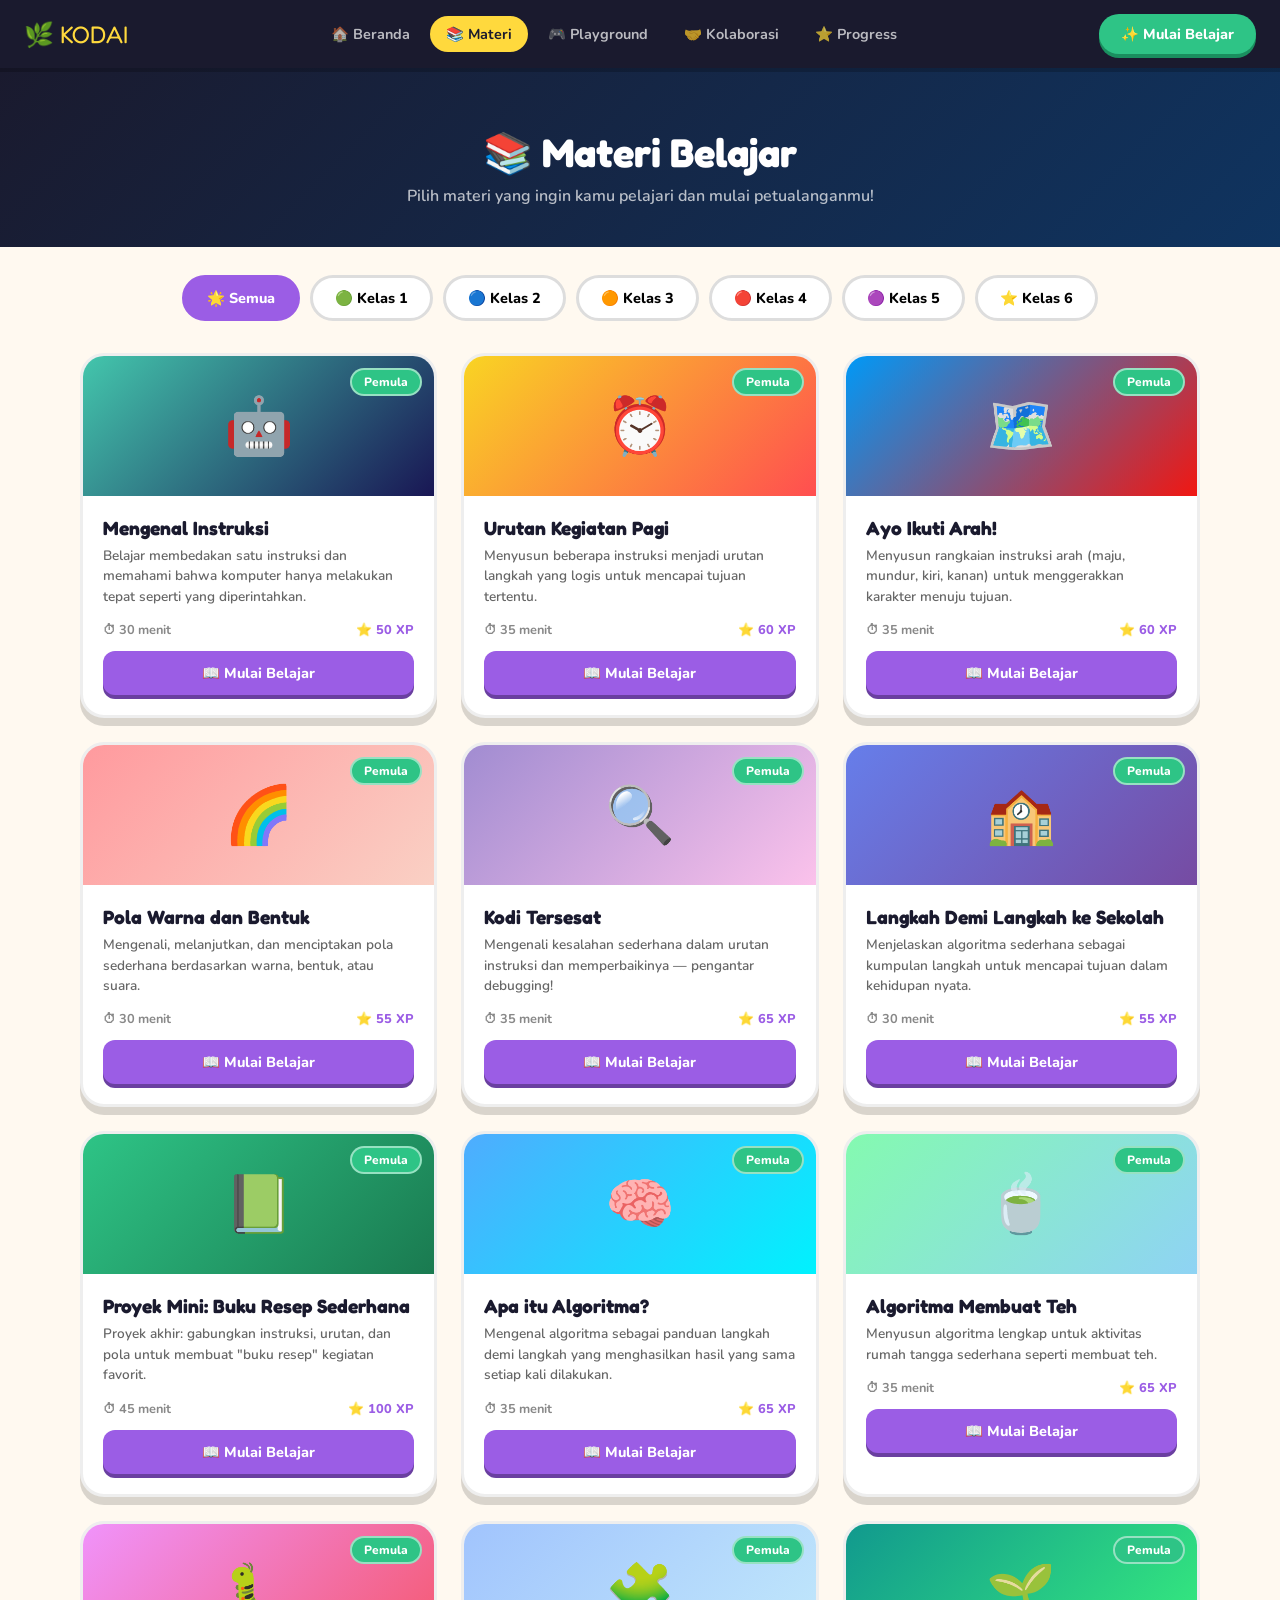
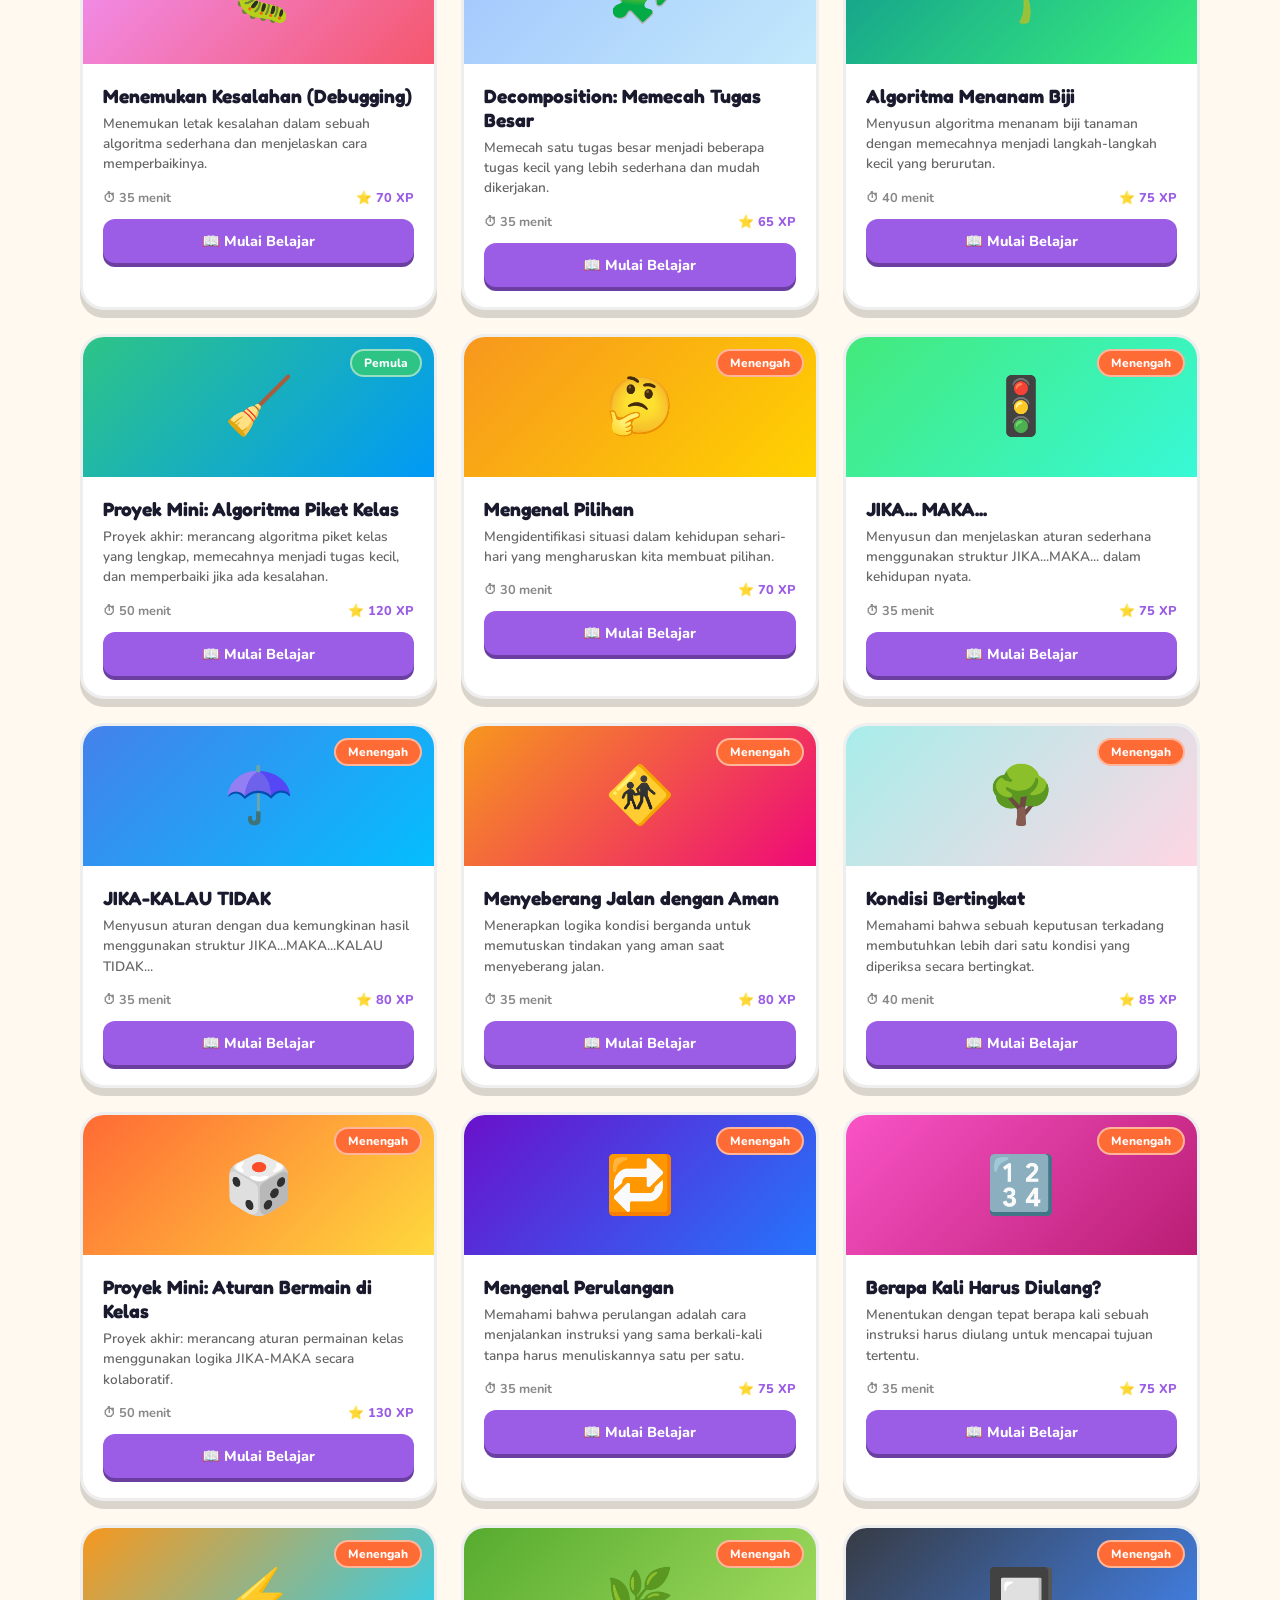
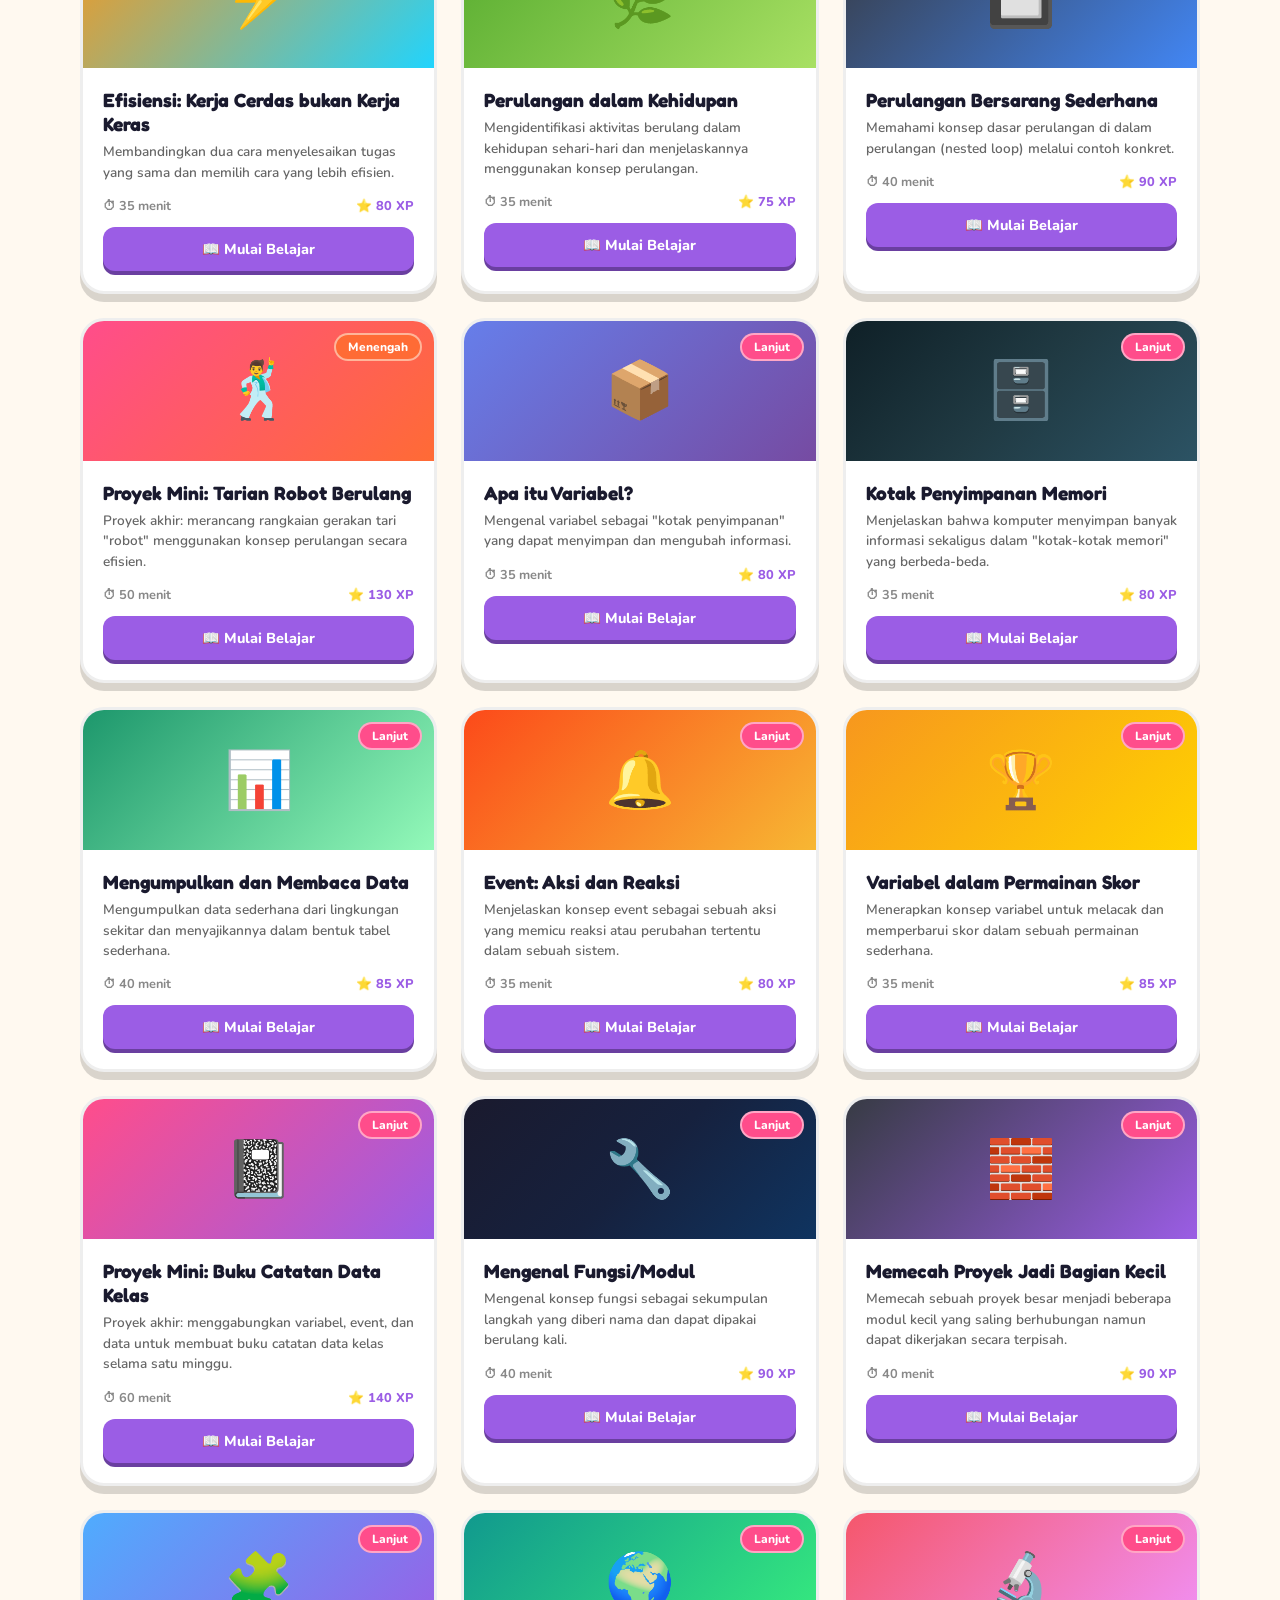
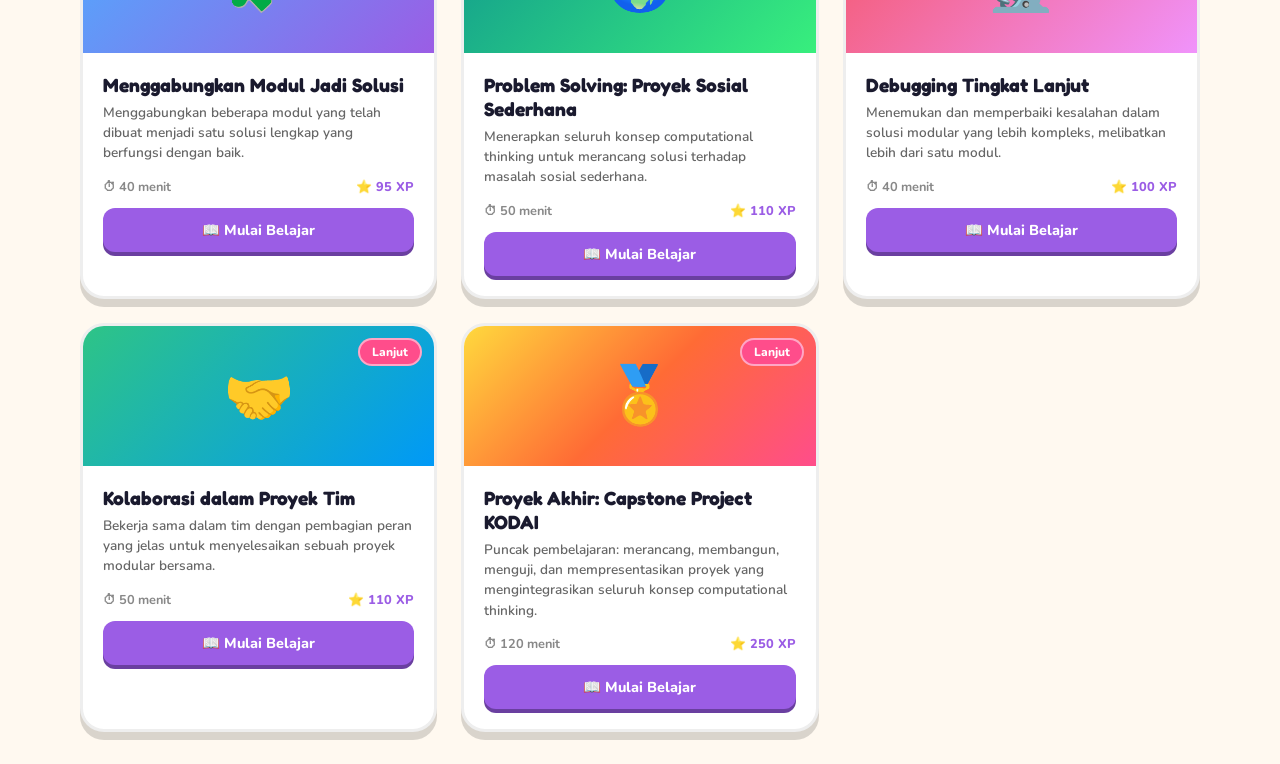
<file: kodai-kode/materi.html>
<!DOCTYPE html>
<html lang="id">
<head>
<meta charset="UTF-8"><meta name="viewport" content="width=device-width,initial-scale=1">
<title>KODAI – Materi Belajar</title>
<link rel="stylesheet" href="css/main.css">
<style>
.filter-tabs{display:flex;gap:10px;flex-wrap:wrap;justify-content:center;padding:28px 40px 0;}
.filter-tab{padding:10px 22px;border-radius:50px;border:3px solid #ddd;background:white;font-family:'Nunito',sans-serif;font-weight:800;font-size:.9rem;cursor:pointer;transition:all .2s;}
.filter-tab:hover{border-color:#9B5DE5;color:#9B5DE5;}
.filter-tab.active{background:#9B5DE5;color:white;border-color:#9B5DE5;}
.courses-grid{display:grid;grid-template-columns:repeat(auto-fill,minmax(300px,1fr));gap:24px;padding:32px 40px;max-width:1200px;margin:0 auto;}
.course-card{background:white;border-radius:24px;overflow:hidden;border:3px solid #eee;box-shadow:0 8px 0 rgba(0,0,0,.15);cursor:pointer;transition:all .2s;}
.course-card:hover{transform:translateY(-6px);box-shadow:0 14px 0 rgba(0,0,0,.15);border-color:#FFD93D;}
.course-thumb{height:140px;position:relative;display:flex;align-items:center;justify-content:center;}
.thumb-overlay{position:absolute;inset:0;display:flex;align-items:center;justify-content:center;font-size:3.5rem;}
.level-badge{position:absolute;top:12px;right:12px;padding:4px 12px;border-radius:50px;font-size:.75rem;font-weight:800;border:2px solid rgba(255,255,255,.5);color:white;backdrop-filter:blur(4px);}
.level-pemula{background:#2EC486;}
.level-menengah{background:#FF6B35;}
.level-lanjut{background:#FF4D8B;}
.course-body{padding:20px;}
.course-body h3{font-family:'Fredoka One',cursive;font-size:1.2rem;margin-bottom:6px;}
.course-body p{font-size:.85rem;color:#666;line-height:1.5;margin-bottom:14px;font-weight:600;}
.course-meta{display:flex;justify-content:space-between;align-items:center;margin-bottom:12px;}
.course-dur{font-size:.8rem;color:#888;font-weight:700;}
.course-xp{font-size:.8rem;color:#9B5DE5;font-weight:800;}
.btn-course{width:100%;padding:12px;background:#9B5DE5;color:white;border:none;border-radius:12px;font-family:'Nunito',sans-serif;font-weight:800;font-size:.9rem;cursor:pointer;transition:all .2s;box-shadow:0 4px 0 #6a3fa0;}
.btn-course:hover{transform:translateY(-2px);}

/* Video placeholder in modal */
.video-thumb{
  background:linear-gradient(135deg,#1A1A2E,#0F3460);
  border-radius:16px; aspect-ratio:16/9;
  display:flex;flex-direction:column;align-items:center;justify-content:center;
  cursor:pointer;position:relative;overflow:hidden;margin-bottom:20px;
  border:3px solid rgba(255,255,255,.1);
}
.video-thumb:hover .play-btn{transform:scale(1.1);}
.play-btn{
  width:64px;height:64px;border-radius:50%;
  background:rgba(255,255,255,.9);
  display:flex;align-items:center;justify-content:center;
  font-size:1.5rem;margin-bottom:12px;
  box-shadow:0 8px 24px rgba(0,0,0,.4);
  transition:transform .2s;
}
.video-title-text{color:rgba(255,255,255,.9);font-weight:800;font-size:.95rem;}
.video-desc-text{color:rgba(255,255,255,.5);font-size:.8rem;margin-top:6px;font-weight:600;}
.video-scanlines{position:absolute;inset:0;pointer-events:none;background:repeating-linear-gradient(0deg,rgba(0,0,0,.08) 0,rgba(0,0,0,.08) 1px,transparent 1px,transparent 4px);}
.video-tag{position:absolute;top:12px;left:12px;background:rgba(255,68,68,.9);color:white;padding:4px 10px;border-radius:6px;font-size:.72rem;font-weight:800;}
.eq-bars{display:flex;gap:3px;position:absolute;bottom:16px;right:16px;}
.eq-bar{width:4px;background:#FFD93D;border-radius:2px;animation:eqAnim 1s ease infinite alternate;}
.eq-bar:nth-child(1){height:12px;animation-delay:0s;}
.eq-bar:nth-child(2){height:20px;animation-delay:.15s;}
.eq-bar:nth-child(3){height:8px;animation-delay:.3s;}
.eq-bar:nth-child(4){height:16px;animation-delay:.1s;}
@keyframes eqAnim{to{transform:scaleY(.3)}}

.syllabus-list{list-style:none;display:flex;flex-direction:column;gap:8px;margin:12px 0;}
.syllabus-list li{display:flex;align-items:center;gap:10px;padding:10px 14px;background:#f8f8f8;border-radius:12px;font-weight:700;font-size:.92rem;}
.syllabus-num{width:26px;height:26px;border-radius:50%;background:#9B5DE5;color:white;display:flex;align-items:center;justify-content:center;font-size:.8rem;font-weight:800;flex-shrink:0;}

/* Modal detail sections */
.modal-detail-section{margin:16px 0;padding:14px 16px;background:#f8f6ff;border-radius:14px;border-left:4px solid #9B5DE5;}
.modal-detail-label{font-size:.75rem;font-weight:800;color:#9B5DE5;text-transform:uppercase;letter-spacing:.5px;margin-bottom:4px;}
.modal-detail-text{font-size:.88rem;color:#444;font-weight:600;line-height:1.6;}
.modal-detail-grid{display:grid;grid-template-columns:1fr 1fr;gap:10px;margin:16px 0;}
.modal-detail-card{padding:12px 14px;background:#fff;border-radius:12px;border:2px solid #eee;}
.modal-detail-card .modal-detail-label{color:#666;}
.reflection-box{background:linear-gradient(135deg,#FFF4E5,#FFE8C2);border-radius:14px;padding:14px 16px;margin:16px 0;border-left:4px solid #FFD93D;}
.reflection-box .modal-detail-label{color:#e07800;}
.unplugged-box{background:linear-gradient(135deg,#E8F5E9,#C8E6C9);border-radius:14px;padding:14px 16px;margin:16px 0;border-left:4px solid #2EC486;}
.unplugged-box .modal-detail-label{color:#1a7a50;}
.story-box{background:linear-gradient(135deg,#EDE7F6,#D1C4E9);border-radius:14px;padding:14px 16px;margin:16px 0;border-left:4px solid #7C4DFF;}
.story-box .modal-detail-label{color:#4a148c;}
.modal-tabs{display:flex;gap:8px;margin-bottom:16px;flex-wrap:wrap;}
.modal-tab{padding:7px 16px;border-radius:50px;border:2px solid #ddd;background:white;font-family:'Nunito',sans-serif;font-weight:800;font-size:.78rem;cursor:pointer;transition:all .2s;}
.modal-tab.active{background:#9B5DE5;color:white;border-color:#9B5DE5;}
.modal-tab-content{display:none;}
.modal-tab-content.active{display:block;}

@media(max-width:600px){.courses-grid{grid-template-columns:1fr;padding:16px;}.filter-tabs{padding:20px 16px 0;}.modal-detail-grid{grid-template-columns:1fr;}}
</style>
</head>
<body>

<div id="toast-container"></div>

<nav>
  <a class="nav-logo" href="index.html">🌿 KODAI</a>
  <div class="nav-links">
    <a class="nav-link" href="index.html">🏠 Beranda</a>
    <a class="nav-link active" href="materi.html">📚 Materi</a>
    <a class="nav-link" href="playground.html">🎮 Playground</a>
    <a class="nav-link" href="kolaborasi.html">🤝 Kolaborasi</a>
    <a class="nav-link" href="progress.html">⭐ Progress</a>
  </div>
  <a class="nav-cta" href="login.html">✨ Mulai Belajar</a>
  <div class="hamburger" onclick="toggleMobile()"><span></span><span></span><span></span></div>
</nav>
<div class="mobile-menu" id="mobileMenu">
  <a class="nav-link" href="index.html">🏠 Beranda</a>
  <a class="nav-link active" href="materi.html">📚 Materi</a>
  <a class="nav-link" href="playground.html">🎮 Playground</a>
  <a class="nav-link" href="kolaborasi.html">🤝 Kolaborasi</a>
  <a class="nav-link" href="progress.html">⭐ Progress</a>
  <a class="nav-link" href="login.html">✨ Mulai</a>
</div>

<div class="page-header">
  <h1>📚 Materi Belajar</h1>
  <p>Pilih materi yang ingin kamu pelajari dan mulai petualanganmu!</p>
</div>

<div class="filter-tabs">
  <button class="filter-tab active" onclick="filterCourse(this,'all')">🌟 Semua</button>
  <button class="filter-tab" onclick="filterCourse(this,'kelas1')">🟢 Kelas 1</button>
  <button class="filter-tab" onclick="filterCourse(this,'kelas2')">🔵 Kelas 2</button>
  <button class="filter-tab" onclick="filterCourse(this,'kelas3')">🟠 Kelas 3</button>
  <button class="filter-tab" onclick="filterCourse(this,'kelas4')">🔴 Kelas 4</button>
  <button class="filter-tab" onclick="filterCourse(this,'kelas5')">🟣 Kelas 5</button>
  <button class="filter-tab" onclick="filterCourse(this,'kelas6')">⭐ Kelas 6</button>
</div>
<div class="courses-grid" id="coursesGrid"></div>

<!-- COURSE MODAL -->
<div class="modal-overlay" id="courseModal" onclick="closeCourseModal(event)">
  <div class="modal-box">
    <div class="modal-header">
      <div>
        <div id="modal-emoji" style="font-size:2.5rem;margin-bottom:8px;"></div>
        <h2 id="modal-title"></h2>
      </div>
      <button class="modal-close" onclick="document.getElementById('courseModal').classList.remove('open')">✕</button>
    </div>
    <div class="modal-body">
      <div class="video-thumb" onclick="showToast('▶ Video animasi akan segera hadir!','warning')">
        <div class="video-scanlines"></div>
        <div class="video-tag">📹 VIDEO MATERI</div>
        <div class="play-btn">▶</div>
        <div class="video-title-text" id="modal-video-label"></div>
        <div class="video-desc-text" id="modal-video-desc"></div>
        <div class="eq-bars"><div class="eq-bar"></div><div class="eq-bar"></div><div class="eq-bar"></div><div class="eq-bar"></div></div>
      </div>

      <!-- Tabs -->
      <div class="modal-tabs">
        <button class="modal-tab active" onclick="switchTab(this,'tab-materi')">📖 Materi</button>
        <button class="modal-tab" onclick="switchTab(this,'tab-aktivitas')">🎯 Aktivitas</button>
        <button class="modal-tab" onclick="switchTab(this,'tab-game')">🎮 Game & Sim</button>
        <button class="modal-tab" onclick="switchTab(this,'tab-refleksi')">💬 Refleksi</button>
      </div>

      <!-- Tab: Materi -->
      <div class="modal-tab-content active" id="tab-materi">
        <div class="modal-detail-section">
          <div class="modal-detail-label">🎯 Tujuan Pembelajaran</div>
          <div class="modal-detail-text" id="modal-objective"></div>
        </div>
        <div class="modal-detail-section">
          <div class="modal-detail-label">📝 Penjelasan Materi</div>
          <div class="modal-detail-text" id="modal-explanation"></div>
        </div>
        <div class="story-box">
          <div class="modal-detail-label">📖 Cerita Kodi</div>
          <div class="modal-detail-text" id="modal-story"></div>
        </div>
        <div class="modal-detail-section">
          <div class="modal-detail-label">💡 Analogi</div>
          <div class="modal-detail-text" id="modal-analogy"></div>
        </div>
        <h3 style="font-family:'Fredoka One',cursive;font-size:1.1rem;margin:16px 0 10px;">📋 Yang Akan Kamu Pelajari:</h3>
        <ul class="syllabus-list" id="modal-syllabus"></ul>
      </div>

      <!-- Tab: Aktivitas -->
      <div class="modal-tab-content" id="tab-aktivitas">
        <div class="modal-detail-section">
          <div class="modal-detail-label">👨‍🏫 Penjelasan Guru</div>
          <div class="modal-detail-text" id="modal-teacher"></div>
        </div>
        <div class="modal-detail-section">
          <div class="modal-detail-label">✏️ Aktivitas Siswa</div>
          <div class="modal-detail-text" id="modal-activity"></div>
        </div>
        <div class="unplugged-box">
          <div class="modal-detail-label">🔌 Aktivitas Unplugged (Tanpa Komputer)</div>
          <div class="modal-detail-text" id="modal-unplugged"></div>
        </div>
        <div class="modal-detail-section">
          <div class="modal-detail-label">📊 Penilaian</div>
          <div class="modal-detail-text" id="modal-assessment"></div>
        </div>
      </div>

      <!-- Tab: Game & Sim -->
      <div class="modal-tab-content" id="tab-game">
        <div class="modal-detail-section">
          <div class="modal-detail-label">🎮 Game Tantangan</div>
          <div class="modal-detail-text" id="modal-game"></div>
        </div>
        <div class="modal-detail-section">
          <div class="modal-detail-label">🖥️ Simulasi Interaktif</div>
          <div class="modal-detail-text" id="modal-simulation"></div>
        </div>
        <div style="margin-top:20px;text-align:center;">
          <button class="btn-course" style="max-width:300px;border-radius:14px;" onclick="showToast('🎮 Game sedang disiapkan! Segera hadir!','warning')">🚀 Mainkan Sekarang!</button>
        </div>
      </div>

      <!-- Tab: Refleksi -->
      <div class="modal-tab-content" id="tab-refleksi">
        <div class="reflection-box">
          <div class="modal-detail-label">💬 Pertanyaan Refleksi</div>
          <div class="modal-detail-text" id="modal-reflection"></div>
        </div>
        <div class="modal-detail-section">
          <div class="modal-detail-label">🏷️ Konsep yang Dipelajari</div>
          <div class="modal-detail-text" id="modal-concept-tag"></div>
        </div>
      </div>

      <div style="margin-top:24px;display:flex;gap:10px;">
       <button class="btn-course" style="border-radius:14px;padding:14px;" onclick="document.getElementById('courseModal').classList.remove('open');showToast('🚀 Yuk mulai belajar!','success'); window.location.href='presentasi-kelas.html'">🚀 Mulai Sekarang!</button>

<button onclick="document.getElementById('courseModal').classList.remove('open')" style="padding:14px 20px;border:3px solid #eee;border-radius:14px;background:white;cursor:pointer;font-family:'Nunito',sans-serif;font-weight:800;">Nanti Dulu</button>
    </div>
  </div>
</div>

<button class="kodi-fab" onclick="toggleKodiChat()" title="Tanya Kodi AI">🤖</button>
<div class="kodi-chat-panel" id="kodiPanel">
  <div class="kodi-chat-header">
    <div class="kodi-av">🤖</div>
    <div><div class="kodi-name">Kodi AI</div><div class="kodi-status">Tanya soal materi apa saja!</div></div>
    <button class="kodi-close-btn" onclick="toggleKodiChat()">✕</button>
  </div>
  <div class="kodi-messages" id="kodiMessages"></div>
  <div class="kodi-input-area">
    <input class="kodi-input" id="kodiInput" placeholder="Tanya Kodi tentang materi...">
    <button class="kodi-send" onclick="sendKodiMessage()">➤</button>
  </div>
</div>

<script src="js/nav.js"></script>
<script>
// ====== CURRICULUM DATA (from data.js) ======
const coursesData = [
  // ---- KELAS 1: WORLD 1 — Dunia Perintah ----
  {
    id:'k1-m1', kelas:'kelas1', emoji:'🤖',
    title:'Mengenal Instruksi',
    concept:'Sequence (Instruksi Tunggal)',
    level:'Pemula', levelClass:'level-pemula',
    bgColor:'linear-gradient(135deg,#43C6AC,#191654)',
    desc:'Belajar membedakan satu instruksi dan memahami bahwa komputer hanya melakukan tepat seperti yang diperintahkan.',
    dur:'30 menit', xp:'50 XP',
    objective:'Siswa dapat membedakan satu instruksi dan memahami bahwa komputer/karakter hanya melakukan apa yang diperintahkan, tidak lebih.',
    explanation:'Instruksi adalah perintah sederhana seperti "maju", "belok", atau "ambil". Komputer atau karakter di permainan hanya bisa melakukan tepat seperti yang diperintahkan, tidak bisa menebak maksud kita.',
    story:'Kodi baru bangun dan bingung apa yang harus dilakukan. Ia hanya bisa bergerak jika diberi satu instruksi jelas oleh teman-temannya di kelas.',
    analogy:'Seperti memberi perintah kepada adik kecil: jika kita bilang "ambil", adik akan bingung kalau tidak disebutkan ambil apa dan dari mana.',
    teacher:'Guru memperagakan satu instruksi fisik (misalnya "tepuk tangan satu kali") lalu meminta siswa melakukannya. Tekankan bahwa instruksi harus jelas dan spesifik, tidak ambigu.',
    activity:'Siswa secara berpasangan bergiliran memberi satu instruksi fisik sederhana kepada temannya (duduk, berdiri, tepuk tangan).',
    unplugged:'Permainan "Robot Satu Perintah": satu siswa menjadi robot yang hanya bergerak sesuai satu kata perintah dari temannya.',
    assessment:'Observasi guru terhadap ketepatan siswa memberi dan mengikuti instruksi tunggal selama aktivitas unplugged.',
    simulation:'Animasi Kodi yang berdiri diam, lalu bergerak sesuai satu tombol instruksi (maju/mundur/kiri/kanan) yang ditekan siswa di layar.',
    game:'Tekan satu tombol instruksi untuk membuat Kodi mengambil bintang yang ada tepat di depannya.',
    reflection:'Apa yang terjadi jika instruksi yang kita berikan tidak jelas?',
    syllabus:['Apa itu instruksi?','Memberi instruksi yang jelas dan spesifik','Komputer hanya mengikuti perintah yang diberikan','Perbedaan instruksi jelas vs tidak jelas']
  },
  {
    id:'k1-m2', kelas:'kelas1', emoji:'⏰',
    title:'Urutan Kegiatan Pagi',
    concept:'Sequence (Urutan Berurutan)',
    level:'Pemula', levelClass:'level-pemula',
    bgColor:'linear-gradient(135deg,#f9d423,#ff4e50)',
    desc:'Menyusun beberapa instruksi menjadi urutan langkah yang logis untuk mencapai tujuan tertentu.',
    dur:'35 menit', xp:'60 XP',
    objective:'Siswa dapat menyusun beberapa instruksi menjadi urutan langkah yang logis untuk mencapai tujuan tertentu.',
    explanation:'Sebuah kegiatan sehari-hari, seperti bersiap ke sekolah, terdiri dari beberapa langkah yang harus dilakukan dalam urutan tertentu agar hasilnya benar.',
    story:'Kodi ingin pergi ke sekolah tapi langkahnya tertukar — ia memakai sepatu sebelum kaos kaki sehingga semua jadi berantakan!',
    analogy:'Sama seperti memakai sepatu: kita harus memakai kaos kaki dahulu sebelum sepatu, bukan sebaliknya.',
    teacher:'Guru menampilkan kartu bergambar kegiatan pagi (bangun, mandi, sarapan, berpakaian, berangkat) dalam urutan acak, lalu meminta siswa mengurutkannya.',
    activity:'Siswa menggambar 4 kotak komik berisi urutan kegiatan favorit mereka di pagi hari.',
    unplugged:'Kartu bergambar kegiatan pagi diacak dan siswa dalam kelompok kecil mengurutkannya di lantai kelas.',
    assessment:'Checklist ketepatan urutan kartu yang disusun siswa secara individu maupun kelompok.',
    simulation:'Siswa menyeret (drag) kartu kegiatan pagi ke urutan yang benar di layar, dan Kodi akan beraksi sesuai urutan yang disusun.',
    game:'Susun 5 kartu kegiatan pagi Kodi dalam waktu tercepat untuk mendapatkan bintang.',
    reflection:'Apa yang terjadi jika urutan langkah kegiatan pagi kita tertukar?',
    syllabus:['Pengertian urutan langkah','Menyusun kegiatan pagi dengan benar','Akibat urutan yang terbalik','Latihan drag & drop urutan kegiatan']
  },
  {
    id:'k1-m3', kelas:'kelas1', emoji:'🗺️',
    title:'Ayo Ikuti Arah!',
    concept:'Sequence (Perintah Arah)',
    level:'Pemula', levelClass:'level-pemula',
    bgColor:'linear-gradient(135deg,#0099F7,#F11712)',
    desc:'Menyusun rangkaian instruksi arah (maju, mundur, kiri, kanan) untuk menggerakkan karakter menuju tujuan.',
    dur:'35 menit', xp:'60 XP',
    objective:'Siswa dapat menyusun rangkaian instruksi arah (maju, mundur, kiri, kanan) untuk menggerakkan karakter menuju tujuan.',
    explanation:'Untuk membuat karakter berpindah dari satu titik ke titik lain, kita perlu menyusun beberapa instruksi arah secara berurutan, tidak bisa hanya satu.',
    story:'Kodi tersesat di taman sekolah dan butuh bantuan siswa untuk menyusun arah agar bisa kembali ke kelasnya.',
    analogy:'Mirip seperti memberi arah kepada teman yang baru pertama kali ke rumah kita: belok kiri di warung, lalu lurus sampai gerbang sekolah.',
    teacher:'Guru menggambar petak-petak di papan tulis atau lantai dan meminta siswa menentukan arah langkah agar mencapai suatu titik tujuan.',
    activity:'Siswa membuat peta sederhana dari kelas ke kantin dan menuliskan arah langkah dalam kata-kata.',
    unplugged:'Aktivitas "Manusia Robot": satu siswa menutup mata dan digerakkan teman-temannya hanya dengan kata maju/kiri/kanan untuk mencapai target di kelas.',
    assessment:'Penilaian unjuk kerja saat aktivitas Manusia Robot dan ketepatan menyusun instruksi arah di simulasi.',
    simulation:'Papan petak digital tempat siswa menyusun urutan tombol arah agar Kodi berjalan dari posisi awal ke posisi bintang.',
    game:'Tantangan "Pulang ke Kelas": susun minimal 4 instruksi arah agar Kodi tiba di pintu kelas tanpa menabrak tembok.',
    reflection:'Bagaimana perasaanmu jika ada satu langkah arah yang terlewat saat memandu temanmu?',
    syllabus:['Instruksi arah: maju, mundur, kiri, kanan','Menyusun lebih dari satu instruksi arah','Membaca peta petak sederhana','Permainan Manusia Robot']
  },
  {
    id:'k1-m4', kelas:'kelas1', emoji:'🌈',
    title:'Pola Warna dan Bentuk',
    concept:'Pattern Recognition',
    level:'Pemula', levelClass:'level-pemula',
    bgColor:'linear-gradient(135deg,#ff9a9e,#fad0c4)',
    desc:'Mengenali, melanjutkan, dan menciptakan pola sederhana berdasarkan warna, bentuk, atau suara.',
    dur:'30 menit', xp:'55 XP',
    objective:'Siswa dapat mengenali, melanjutkan, dan menciptakan pola sederhana berdasarkan warna, bentuk, atau suara.',
    explanation:'Pola adalah sesuatu yang berulang secara teratur, seperti merah-kuning-merah-kuning. Mengenali pola membantu kita menebak apa yang akan terjadi selanjutnya.',
    story:'Kodi menemukan jalan setapak bermotif batu berwarna yang berulang dan harus menebak batu warna apa selanjutnya untuk melanjutkan perjalanan.',
    analogy:'Seperti pola batik atau motif kain tradisional yang berulang dengan teratur dari ujung ke ujung kain.',
    teacher:'Guru menunjukkan deretan benda berwarna dengan pola tertentu dan meminta siswa menebak warna/bentuk berikutnya, lalu menjelaskan istilah "pola".',
    activity:'Siswa membuat gelang manik-manik dengan pola warna yang mereka tentukan sendiri, lalu menjelaskannya ke teman.',
    unplugged:'Permainan tepuk tangan berpola (tepuk-diam-tepuk-diam) yang harus dilanjutkan siswa secara bergiliran.',
    assessment:'Observasi kemampuan melanjutkan pola pada aktivitas gelang manik dan tepuk tangan berpola.',
    simulation:'Layar menampilkan deretan ubin berwarna dengan pola tertentu; siswa mengetuk ubin warna yang tepat untuk melanjutkan pola.',
    game:'Tebak 3 pola warna berikutnya untuk membantu Kodi melompati batu sungai dengan aman.',
    reflection:'Bagaimana kamu tahu warna atau bentuk apa yang akan muncul selanjutnya dalam sebuah pola?',
    syllabus:['Pengertian pola','Pola warna sederhana (AB, ABB, ABC)','Melanjutkan dan menciptakan pola','Pola dalam budaya Indonesia (batik, motif)']
  },
  {
    id:'k1-m5', kelas:'kelas1', emoji:'🔍',
    title:'Kodi Tersesat',
    concept:'Debugging Dasar (Kesalahan Urutan)',
    level:'Pemula', levelClass:'level-pemula',
    bgColor:'linear-gradient(135deg,#a18cd1,#fbc2eb)',
    desc:'Mengenali kesalahan sederhana dalam urutan instruksi dan memperbaikinya — pengantar debugging!',
    dur:'35 menit', xp:'65 XP',
    objective:'Siswa mampu mengenali kesalahan sederhana dalam urutan instruksi dan memperbaikinya.',
    explanation:'Kadang instruksi yang kita susun keliru urutannya sehingga hasilnya tidak sesuai harapan. Memperbaiki kesalahan ini disebut debugging.',
    story:'Kodi mengikuti instruksi yang tertukar urutannya dan malah berjalan ke arah yang salah hingga jatuh ke kolam sekolah.',
    analogy:'Seperti resep yang tertukar urutannya — menggoreng telur sebelum memecahkan cangkangnya tentu akan berantakan.',
    teacher:'Guru menunjukkan urutan kartu kegiatan yang sengaja ditukar posisinya, lalu memandu siswa menemukan letak kesalahan dan membenarkannya bersama-sama.',
    activity:'Siswa berpasangan saling menukar urutan kartu kegiatan, lalu pasangannya mencari dan membenarkan letak yang salah.',
    unplugged:'Guru memperagakan kegiatan dengan urutan sengaja terbalik, siswa mengangkat tangan saat menemukan kesalahan.',
    assessment:'Rubrik ketepatan siswa mengidentifikasi dan memperbaiki kartu urutan yang ditukar.',
    simulation:'Siswa diberi urutan instruksi yang salah pada layar dan diminta menukar posisi langkah yang tepat agar Kodi berjalan dengan benar.',
    game:'Temukan 1 langkah yang salah letak dari 5 langkah perjalanan Kodi pulang ke rumah.',
    reflection:'Apa perasaanmu ketika berhasil menemukan kesalahan dan membenarkannya?',
    syllabus:['Apa itu debugging?','Menemukan kesalahan urutan instruksi','Cara memperbaiki kesalahan langkah','Aktivitas detektif instruksi']
  },
  {
    id:'k1-m6', kelas:'kelas1', emoji:'🏫',
    title:'Langkah Demi Langkah ke Sekolah',
    concept:'Algoritma Sederhana (Kehidupan Nyata)',
    level:'Pemula', levelClass:'level-pemula',
    bgColor:'linear-gradient(135deg,#667eea,#764ba2)',
    desc:'Menjelaskan algoritma sederhana sebagai kumpulan langkah untuk mencapai tujuan dalam kehidupan nyata.',
    dur:'30 menit', xp:'55 XP',
    objective:'Siswa dapat menjelaskan sebuah algoritma sederhana sebagai kumpulan langkah untuk mencapai tujuan tertentu dalam kehidupan nyata.',
    explanation:'Algoritma adalah sekumpulan langkah yang jelas dan berurutan untuk menyelesaikan suatu tugas, seperti langkah-langkah dari rumah sampai ke sekolah.',
    story:'Kodi diundang ke sekolah baru dan harus menyusun sendiri langkah perjalanannya dari gerbang depan menuju kelas.',
    analogy:'Sama seperti petunjuk arah yang ibu berikan ketika menyuruh kita pergi ke warung dekat rumah.',
    teacher:'Guru meminta beberapa siswa menceritakan rute mereka dari rumah ke sekolah, lalu menuliskannya sebagai daftar langkah di papan tulis.',
    activity:'Siswa menulis atau menggambar algoritma perjalanan mereka sendiri dari rumah ke sekolah dalam 5 langkah.',
    unplugged:'Siswa membuat "peta langkah" di kertas karton besar dan mempresentasikannya secara bergiliran di depan kelas.',
    assessment:'Penilaian hasil karya peta langkah dan kejelasan presentasi lisan siswa.',
    simulation:'Peta sekolah sederhana di layar, siswa menyusun urutan langkah (lewat gerbang, naik tangga, belok kanan) untuk membawa Kodi ke kelas.',
    game:'Bantu Kodi menyusun rute tercepat dari kantin ke perpustakaan dengan jumlah langkah paling sedikit.',
    reflection:'Mengapa penting menjelaskan langkah-langkah perjalanan dengan jelas kepada orang lain?',
    syllabus:['Pengertian algoritma sederhana','Menyusun langkah perjalanan','Algoritma dalam kehidupan sehari-hari','Membuat peta langkah']
  },
  {
    id:'k1-m7', kelas:'kelas1', emoji:'📗',
    title:'Proyek Mini: Buku Resep Sederhana',
    concept:'Sequence + Creative Building (Proyek Akhir Kelas 1)',
    level:'Pemula', levelClass:'level-pemula',
    bgColor:'linear-gradient(135deg,#2EC486,#1a7a50)',
    desc:'Proyek akhir: gabungkan instruksi, urutan, dan pola untuk membuat "buku resep" kegiatan favorit.',
    dur:'45 menit', xp:'100 XP',
    objective:'Siswa dapat menggabungkan pemahaman tentang instruksi, urutan, dan pola untuk membuat karya sederhana berupa "buku resep" kegiatan favorit.',
    explanation:'Sebagai proyek akhir, siswa menggabungkan seluruh konsep urutan dan instruksi menjadi sebuah "resep langkah" untuk kegiatan favorit mereka, misalnya cara membuat teh manis sederhana di rumah.',
    story:'Kodi ingin membuat buku resep keluarga Kodi agar teman-temannya juga bisa membuat teh manis kesukaannya di rumah.',
    analogy:'Seperti resep di buku masakan ibu, yang menuliskan langkah-langkah agar siapapun bisa mengikuti dan menghasilkan makanan yang sama.',
    teacher:'Guru membagikan templat "buku resep" berisi kotak-kotak langkah, dan mendampingi siswa menuliskan langkah kegiatan favorit mereka secara berurutan.',
    activity:'Siswa membuat halaman resep bergambar berisi minimal 4 langkah kegiatan favorit mereka di rumah.',
    unplugged:'Pameran kelas: setiap siswa mempresentasikan satu halaman "buku resep" karyanya kepada teman sekelas.',
    assessment:'Portofolio buku resep siswa dinilai berdasarkan kejelasan urutan langkah dan kreativitas.',
    simulation:'Siswa menyusun ikon-ikon langkah (tuang air, masukkan teh, tambah gula, aduk) menjadi urutan resep digital sederhana di layar.',
    game:'Lengkapi "Buku Resep Kodi" dengan menyusun langkah yang hilang agar tehnya jadi manis dan pas.',
    reflection:'Bagian mana dari proyek ini yang paling sulit untuk disusun urutannya? Mengapa?',
    syllabus:['Review: instruksi & urutan','Membuat buku resep langkah','Presentasi karya di depan kelas','Pameran Buku Resep Kelas 1']
  },
  // ---- KELAS 2: WORLD 2 — Dunia Algoritma ----
  {
    id:'k2-m1', kelas:'kelas2', emoji:'🧠',
    title:'Apa itu Algoritma?',
    concept:'Algorithm',
    level:'Pemula', levelClass:'level-pemula',
    bgColor:'linear-gradient(135deg,#4facfe,#00f2fe)',
    desc:'Mengenal algoritma sebagai panduan langkah demi langkah yang menghasilkan hasil yang sama setiap kali dilakukan.',
    dur:'35 menit', xp:'65 XP',
    objective:'Siswa dapat mendefinisikan algoritma sebagai sekumpulan langkah yang jelas dan berurutan untuk menyelesaikan suatu masalah.',
    explanation:'Algoritma adalah resep atau panduan langkah demi langkah yang jika diikuti dengan benar akan menghasilkan hasil yang sama setiap kali dilakukan.',
    story:'Kodi menemukan sebuah "buku panduan ajaib" yang berisi langkah-langkah untuk menyelesaikan berbagai masalah di sekolah.',
    analogy:'Seperti petunjuk merakit mainan dari kotak — jika diikuti urutannya dengan benar, mainan akan jadi sesuai gambar di kotak.',
    teacher:'Guru memperkenalkan kata "algoritma" dengan menyamakannya dengan resep masakan yang sudah dikenal siswa, lalu menegaskan istilah barunya.',
    activity:'Siswa menuliskan algoritma sederhana untuk merapikan tas sekolah dalam 4-5 langkah.',
    unplugged:'Permainan "Kartu Algoritma": kelompok menyusun kartu langkah untuk tugas sehari-hari, lalu kelompok lain memperagakannya secara persis sesuai kartu.',
    assessment:'Lembar kerja menulis algoritma sederhana dinilai berdasarkan kejelasan dan kelengkapan langkah.',
    simulation:'Animasi yang menunjukkan dua jalur: jika langkah algoritma diikuti benar, Kodi sukses; jika diacak, Kodi gagal mencapai tujuan.',
    game:'Pilih algoritma yang benar dari dua pilihan untuk membantu Kodi menyelesaikan tugas piket kelas.',
    reflection:'Apa bedanya sekadar "melakukan sesuatu" dengan "mengikuti algoritma"?',
    syllabus:['Definisi algoritma','Ciri-ciri algoritma yang baik','Perbedaan algoritma vs langkah acak','Membuat algoritma merapikan tas']
  },
  {
    id:'k2-m2', kelas:'kelas2', emoji:'🍵',
    title:'Algoritma Membuat Teh',
    concept:'Algorithm (Penerapan Konteks Lokal)',
    level:'Pemula', levelClass:'level-pemula',
    bgColor:'linear-gradient(135deg,#84fab0,#8fd3f4)',
    desc:'Menyusun algoritma lengkap untuk aktivitas rumah tangga sederhana seperti membuat teh.',
    dur:'35 menit', xp:'65 XP',
    objective:'Siswa dapat menyusun algoritma lengkap untuk aktivitas rumah tangga sederhana seperti membuat teh.',
    explanation:'Membuat teh terdiri dari langkah memasak air, menyiapkan gelas, memasukkan teh dan gula, lalu menuang air panas — semua harus berurutan agar tehnya jadi.',
    story:'Kodi ingin menyajikan teh untuk teman-temannya yang datang berkunjung, tapi ia harus menyusun algoritmanya dengan tepat agar tidak gagal.',
    analogy:'Mirip kebiasaan ibu di rumah ketika menyeduh teh setiap pagi — urutannya selalu sama agar rasanya pas.',
    teacher:'Guru membawa alat peraga (gelas, kantong teh tiruan) dan memperagakan langkah membuat teh sambil siswa mencatat setiap langkah yang dilakukan.',
    activity:'Siswa menuliskan algoritma membuat minuman favorit mereka di rumah (boleh teh, susu, atau es jeruk).',
    unplugged:'Simulasi peran: kelompok kecil memperagakan langkah membuat teh menggunakan alat tiruan tanpa benar-benar memasak.',
    assessment:'Penilaian kelengkapan dan urutan logis algoritma minuman yang ditulis siswa.',
    simulation:'Siswa menyusun ikon langkah (rebus air, siapkan gelas, masukkan teh, tuang air, aduk) ke urutan yang benar di layar interaktif.',
    game:'Bantu Kodi menyusun ulang 5 langkah membuat teh yang teracak dalam waktu tercepat.',
    reflection:'Apa yang terjadi jika langkah "menuang air panas" dilakukan sebelum "memasukkan teh"?',
    syllabus:['Algoritma dalam memasak','Langkah membuat teh yang benar','Konteks lokal: minuman tradisional','Menyusun algoritma minuman favorit']
  },
  {
    id:'k2-m3', kelas:'kelas2', emoji:'🐛',
    title:'Menemukan Kesalahan (Debugging)',
    concept:'Debugging',
    level:'Pemula', levelClass:'level-pemula',
    bgColor:'linear-gradient(135deg,#f093fb,#f5576c)',
    desc:'Menemukan letak kesalahan dalam sebuah algoritma sederhana dan menjelaskan cara memperbaikinya.',
    dur:'35 menit', xp:'70 XP',
    objective:'Siswa dapat menemukan letak kesalahan dalam sebuah algoritma sederhana dan menjelaskan cara memperbaikinya.',
    explanation:'Debugging adalah proses mencari dan memperbaiki bagian yang salah dalam sebuah algoritma agar hasil akhirnya menjadi benar.',
    story:'Kodi mengikuti algoritma menanam biji namun tanamannya tidak tumbuh, dan ia harus mencari tahu langkah mana yang ia lewatkan.',
    analogy:'Seperti mencari kancing baju yang terpasang salah lubang — kita perlu menelusuri ulang dari atas untuk menemukan letak yang keliru.',
    teacher:'Guru menampilkan algoritma yang salah (misalnya langkah tertukar atau langkah hilang) dan memandu siswa mendiskusikan letak kesalahannya secara berkelompok.',
    activity:'Siswa saling menukar algoritma yang ditulis temannya dan mencoba menemukan kesalahan kecil di dalamnya.',
    unplugged:'Guru memperagakan sebuah kegiatan dengan satu langkah yang sengaja dihilangkan; siswa berdiskusi menemukan langkah yang hilang.',
    assessment:'Observasi partisipasi diskusi kelompok dan ketepatan siswa menemukan kesalahan pada lembar kerja debugging.',
    simulation:'Layar menampilkan algoritma bergambar dengan satu langkah yang hilang; siswa menemukan dan menyisipkan langkah yang tepat.',
    game:'Permainan "Detektif Kodi": temukan langkah yang hilang dari algoritma berisi 5 langkah dalam waktu terbatas.',
    reflection:'Bagaimana perasaanmu saat berhasil menemukan kesalahan sendiri dalam sebuah algoritma?',
    syllabus:['Apa itu debugging?','Jenis-jenis kesalahan algoritma','Langkah sistematis menemukan bug','Bermain Detektif Algoritma']
  },
  {
    id:'k2-m4', kelas:'kelas2', emoji:'🧩',
    title:'Decomposition: Memecah Tugas Besar',
    concept:'Decomposition',
    level:'Pemula', levelClass:'level-pemula',
    bgColor:'linear-gradient(135deg,#a1c4fd,#c2e9fb)',
    desc:'Memecah satu tugas besar menjadi beberapa tugas kecil yang lebih sederhana dan mudah dikerjakan.',
    dur:'35 menit', xp:'65 XP',
    objective:'Siswa dapat memecah satu tugas besar menjadi beberapa tugas kecil yang lebih sederhana dan mudah dikerjakan.',
    explanation:'Dekomposisi adalah cara memecah pekerjaan besar menjadi bagian-bagian kecil agar lebih mudah diselesaikan satu per satu.',
    story:'Kodi diminta membersihkan seluruh taman sekolah dan merasa kewalahan, sampai teman-temannya menunjukkan cara memecah tugas itu menjadi bagian kecil.',
    analogy:'Seperti membersihkan rumah sebelum lebaran — pekerjaan besar dibagi menjadi tugas-tugas kecil per ruangan agar tidak terasa berat.',
    teacher:'Guru mengambil contoh tugas besar seperti "membersihkan kelas" dan memandu siswa memecahnya menjadi tugas kecil (menyapu, merapikan meja, membuang sampah).',
    activity:'Siswa memilih satu tugas besar di rumah dan memecahnya menjadi minimal 3 tugas kecil di buku tulis.',
    unplugged:'Kerja kelompok membersihkan satu sudut kelas dengan tugas yang sudah dibagi-bagi kecil per anggota kelompok.',
    assessment:'Penilaian hasil pembagian tugas kecil pada lembar kerja serta partisipasi kerja kelompok membersihkan kelas.',
    simulation:'Animasi tugas besar "pesta ulang tahun Kodi" yang terurai menjadi kotak-kotak tugas kecil (undangan, dekorasi, makanan, musik) di layar.',
    game:'Susun 4 tugas kecil yang tepat untuk menyelesaikan satu tugas besar "menyiapkan piknik kelas".',
    reflection:'Apakah lebih mudah mengerjakan tugas besar sekaligus atau membaginya jadi tugas kecil? Mengapa?',
    syllabus:['Konsep dekomposisi','Cara memecah tugas besar','Membagi tugas dalam kelompok','Dekomposisi kegiatan piket kelas']
  },
  {
    id:'k2-m5', kelas:'kelas2', emoji:'🌱',
    title:'Algoritma Menanam Biji',
    concept:'Algorithm + Decomposition (Konteks Pertanian Lokal)',
    level:'Pemula', levelClass:'level-pemula',
    bgColor:'linear-gradient(135deg,#11998e,#38ef7d)',
    desc:'Menyusun algoritma menanam biji tanaman dengan memecahnya menjadi langkah-langkah kecil yang berurutan.',
    dur:'40 menit', xp:'75 XP',
    objective:'Siswa dapat menyusun algoritma menanam biji tanaman dengan memecahnya menjadi langkah-langkah kecil yang berurutan.',
    explanation:'Menanam biji membutuhkan beberapa langkah seperti menyiapkan tanah, membuat lubang, memasukkan biji, menutup tanah, dan menyiram secara berurutan.',
    story:'Kodi ingin membuat taman kecil di sekolah dan harus menyusun algoritma menanam biji dengan benar agar tanamannya tumbuh subur.',
    analogy:'Seperti petani di sawah yang menanam padi dengan urutan langkah yang sudah dilakukan turun-temurun agar hasilnya baik.',
    teacher:'Guru membawa pot tanaman dan biji kacang, memperagakan langkah menanam sambil siswa mencatat dan mengurutkan langkah yang dilihat.',
    activity:'Jika memungkinkan, siswa menanam biji kacang di pot kecil di sekolah sambil mempraktikkan algoritma yang telah disusun.',
    unplugged:'Aktivitas menanam biji secara nyata di halaman sekolah dengan langkah yang dipandu kartu algoritma.',
    assessment:'Observasi praktik menanam dan ketepatan urutan algoritma yang disusun siswa pada lembar kerja.',
    simulation:'Siswa menyusun ikon langkah menanam (gemburkan tanah, buat lubang, masukkan biji, tutup tanah, siram) menjadi urutan yang benar di layar.',
    game:'Bantu Kodi menanam 3 biji berbeda dengan menyusun algoritma yang tepat untuk masing-masing.',
    reflection:'Mengapa urutan langkah menanam biji penting agar tanaman bisa tumbuh dengan baik?',
    syllabus:['Algoritma dalam pertanian lokal','Langkah menanam biji yang benar','Dekomposisi proses berkebun','Praktik menanam di sekolah']
  },
  {
    id:'k2-m6', kelas:'kelas2', emoji:'🧹',
    title:'Proyek Mini: Algoritma Piket Kelas',
    concept:'Algorithm + Decomposition + Debugging (Proyek Akhir Kelas 2)',
    level:'Pemula', levelClass:'level-pemula',
    bgColor:'linear-gradient(135deg,#2EC486,#0099F7)',
    desc:'Proyek akhir: merancang algoritma piket kelas yang lengkap, memecahnya menjadi tugas kecil, dan memperbaiki jika ada kesalahan.',
    dur:'50 menit', xp:'120 XP',
    objective:'Siswa dapat merancang algoritma piket kelas yang lengkap, memecahnya menjadi tugas kecil per siswa, dan memperbaikinya jika ditemukan kesalahan.',
    explanation:'Sebagai proyek akhir, siswa secara berkelompok merancang algoritma piket kelas mulai dari menyapu, menghapus papan tulis, hingga merapikan meja guru.',
    story:'Kodi ditugaskan menjadi ketua piket dan harus menyusun algoritma agar seluruh teman tahu tugas masing-masing tanpa ada yang terlewat.',
    analogy:'Seperti jadwal piket yang biasa ditempel di dinding kelas, namun kali ini disusun lebih rinci langkah demi langkah.',
    teacher:'Guru membimbing kelompok merancang algoritma piket lengkap, lalu memandu kelompok lain memeriksa dan mencari kesalahan/kekurangan langkah.',
    activity:'Setiap kelompok menempelkan poster algoritma piket kelas hasil karya mereka di dinding kelas.',
    unplugged:'Presentasi poster algoritma piket di depan kelas, dilanjutkan sesi tanya jawab dan perbaikan bersama.',
    assessment:'Rubrik penilaian proyek: kelengkapan algoritma, logika pembagian tugas, dan kerja sama tim.',
    simulation:'Siswa menyusun diagram alur piket kelas di layar dengan ikon tugas (menyapu, menghapus papan, merapikan buku) yang dapat disusun ulang.',
    game:'Periksa algoritma piket milik kelompok lain dan temukan minimal satu kesalahan yang harus diperbaiki.',
    reflection:'Apakah semua langkah piket sudah terwakili dalam algoritmamu? Adakah yang terlewat?',
    syllabus:['Menggabungkan algoritma & dekomposisi','Merancang algoritma piket lengkap','Debugging algoritma kelompok lain','Presentasi & pameran poster piket']
  },
  // ---- KELAS 3: WORLD 3 — Dunia Keputusan ----
  {
    id:'k3-m1', kelas:'kelas3', emoji:'🤔',
    title:'Mengenal Pilihan',
    concept:'Decision Making',
    level:'Menengah', levelClass:'level-menengah',
    bgColor:'linear-gradient(135deg,#f7971e,#ffd200)',
    desc:'Mengidentifikasi situasi dalam kehidupan sehari-hari yang mengharuskan kita membuat pilihan.',
    dur:'30 menit', xp:'70 XP',
    objective:'Siswa dapat mengidentifikasi situasi dalam kehidupan sehari-hari yang mengharuskan mereka membuat pilihan.',
    explanation:'Setiap hari kita dihadapkan pada pilihan, seperti memilih membawa payung atau tidak, tergantung pada kondisi cuaca saat itu.',
    story:'Kodi bingung harus membawa payung atau tidak saat langit terlihat mendung, dan ia perlu belajar cara membuat keputusan.',
    analogy:'Seperti memilih jalan saat ke sekolah: jika jalan utama macet, kita memilih jalan lain yang lebih cepat.',
    teacher:'Guru mengajukan beberapa situasi sehari-hari ("hujan atau tidak hujan", "lampu merah atau hijau") dan meminta siswa menyebutkan pilihan yang harus diambil.',
    activity:'Siswa menuliskan 3 contoh situasi sehari-hari di mana mereka harus membuat pilihan beserta alasannya.',
    unplugged:'Permainan "Pilih Jalanmu": siswa berjalan ke salah satu dari dua sisi kelas berdasarkan jawaban atas pertanyaan situasi yang dibacakan guru.',
    assessment:'Lembar kerja identifikasi situasi pilihan dan observasi partisipasi dalam permainan "Pilih Jalanmu".',
    simulation:'Animasi cuaca berubah-ubah (cerah/mendung) dan siswa memilih tindakan Kodi (bawa payung/tidak) sesuai kondisi yang ditampilkan.',
    game:'Bantu Kodi membuat pilihan tepat dalam 5 situasi berbeda untuk mendapatkan bintang penuh.',
    reflection:'Bagaimana kita memutuskan pilihan yang tepat ketika dihadapkan dua kemungkinan?',
    syllabus:['Situasi yang membutuhkan keputusan','Faktor penentu sebuah pilihan','Konsekuensi dari setiap pilihan','Permainan "Pilih Jalanmu"']
  },
  {
    id:'k3-m2', kelas:'kelas3', emoji:'🚦',
    title:'JIKA... MAKA...',
    concept:'Condition Based Logic (IF)',
    level:'Menengah', levelClass:'level-menengah',
    bgColor:'linear-gradient(135deg,#43e97b,#38f9d7)',
    desc:'Menyusun dan menjelaskan aturan sederhana menggunakan struktur JIKA...MAKA... dalam kehidupan nyata.',
    dur:'35 menit', xp:'75 XP',
    objective:'Siswa dapat menyusun dan menjelaskan aturan sederhana menggunakan struktur "JIKA...MAKA...".',
    explanation:'Struktur "JIKA...MAKA..." digunakan untuk menjelaskan bahwa sesuatu akan terjadi hanya apabila suatu kondisi terpenuhi, misalnya "JIKA lampu merah, MAKA berhenti".',
    story:'Kodi belajar aturan menyeberang jalan dari Pak Polisi yang menjelaskan dengan format JIKA-MAKA agar Kodi tidak membahayakan dirinya.',
    analogy:'Seperti aturan menyeberang jalan: JIKA lampu untuk pejalan kaki berwarna hijau, MAKA kita boleh menyeberang.',
    teacher:'Guru menuliskan beberapa aturan lalu lintas di papan tulis menggunakan format JIKA-MAKA, dan meminta siswa membuat contoh aturan serupa.',
    activity:'Siswa membuat 3 aturan JIKA-MAKA mereka sendiri untuk kegiatan di kelas, misalnya tentang ketertiban atau kebersihan.',
    unplugged:'Simulasi menyeberang jalan di halaman sekolah dengan kartu lampu lalu lintas yang dipegang guru sebagai penanda kondisi.',
    assessment:'Penilaian lembar kerja aturan JIKA-MAKA dan ketepatan tindakan siswa dalam simulasi menyeberang jalan.',
    simulation:'Lampu lalu lintas animasi yang berubah warna; siswa menentukan tindakan Kodi (berhenti/menyeberang) sesuai aturan JIKA-MAKA yang berlaku.',
    game:'Selesaikan 5 tantangan penyeberangan jalan dengan menerapkan aturan JIKA-MAKA secara tepat agar Kodi sampai dengan selamat.',
    reflection:'Mengapa aturan JIKA-MAKA penting untuk menjaga keselamatan kita di jalan?',
    syllabus:['Struktur JIKA-MAKA','Kondisi dan hasil (consequence)','Menulis aturan JIKA-MAKA sendiri','Simulasi lampu lalu lintas']
  },
  {
    id:'k3-m3', kelas:'kelas3', emoji:'☂️',
    title:'JIKA-KALAU TIDAK',
    concept:'Condition Based Logic (IF-ELSE)',
    level:'Menengah', levelClass:'level-menengah',
    bgColor:'linear-gradient(135deg,#4481eb,#04befe)',
    desc:'Menyusun aturan dengan dua kemungkinan hasil menggunakan struktur JIKA...MAKA...KALAU TIDAK...',
    dur:'35 menit', xp:'80 XP',
    objective:'Siswa dapat menyusun dan menjelaskan aturan menggunakan struktur "JIKA...MAKA...KALAU TIDAK..." yang memiliki dua kemungkinan hasil.',
    explanation:'Struktur IF-ELSE menjelaskan dua kemungkinan tindakan: satu jika kondisi terpenuhi, dan satu lagi jika kondisi tidak terpenuhi.',
    story:'Kodi harus memutuskan apakah membawa bekal atau membeli di kantin, tergantung apakah ia membawa uang saku hari itu atau tidak.',
    analogy:'Seperti memilih pakaian: JIKA cuaca panas, MAKA pakai baju tipis, KALAU TIDAK (cuaca dingin), pakai jaket.',
    teacher:'Guru memberi contoh: "JIKA hari hujan, MAKA bawa payung, KALAU TIDAK, bawa topi", lalu memandu siswa membuat contoh serupa.',
    activity:'Siswa menulis aturan IF-ELSE mereka sendiri tentang kebiasaan di rumah, misalnya tentang waktu bermain dan belajar.',
    unplugged:'Permainan kartu skenario: siswa mengambil kartu situasi dan menentukan dua kemungkinan tindakan menggunakan kalimat JIKA-KALAU TIDAK.',
    assessment:'Rubrik penilaian terhadap kelengkapan dan logika aturan IF-ELSE yang disusun siswa.',
    simulation:'Layar menampilkan dua kondisi berbeda (membawa uang/tidak), siswa memilih tindakan Kodi yang sesuai dengan aturan IF-ELSE.',
    game:'Bantu Kodi membuat keputusan tepat pada 5 skenario berbeda yang masing-masing memiliki dua kemungkinan jalan cerita.',
    reflection:'Apa bedanya aturan yang hanya memiliki satu kemungkinan tindakan dengan aturan yang memiliki dua kemungkinan tindakan?',
    syllabus:['Dari JIKA-MAKA ke IF-ELSE','Dua jalur keputusan','Menulis aturan IF-ELSE','Diagram pohon keputusan sederhana']
  },
  {
    id:'k3-m4', kelas:'kelas3', emoji:'🚸',
    title:'Menyeberang Jalan dengan Aman',
    concept:'Condition Based Logic (Penerapan Konteks Lokal)',
    level:'Menengah', levelClass:'level-menengah',
    bgColor:'linear-gradient(135deg,#f7971e,#ee0979)',
    desc:'Menerapkan logika kondisi berganda untuk memutuskan tindakan yang aman saat menyeberang jalan.',
    dur:'35 menit', xp:'80 XP',
    objective:'Siswa dapat menerapkan logika kondisi berganda untuk memutuskan tindakan yang aman saat menyeberang jalan dalam berbagai situasi.',
    explanation:'Keselamatan menyeberang jalan bergantung pada beberapa kondisi sekaligus, seperti warna lampu, ada tidaknya kendaraan, dan keberadaan zebra cross.',
    story:'Kodi harus menyeberang jalan ramai dekat sekolahnya dan harus mempertimbangkan beberapa kondisi sebelum memutuskan kapan aman untuk menyeberang.',
    analogy:'Sama seperti yang diajarkan orang tua sebelum kita berangkat sekolah sendiri: lihat kanan-kiri dulu sebelum menyeberang.',
    teacher:'Guru mengundang narasumber (jika memungkinkan) atau menjelaskan sendiri aturan menyeberang jalan dengan beberapa kondisi sekaligus.',
    activity:'Siswa membuat poster "Aturan Menyeberang yang Aman" berisi kondisi-kondisi yang harus diperhatikan.',
    unplugged:'Praktik simulasi menyeberang di area aman sekolah dengan pendampingan guru, menerapkan aturan kondisi yang telah dipelajari.',
    assessment:'Observasi praktik simulasi menyeberang dan penilaian poster aturan keselamatan.',
    simulation:'Simulasi jalan dengan kendaraan bergerak; siswa menentukan kapan kondisi aman bagi Kodi untuk menyeberang berdasarkan beberapa faktor sekaligus.',
    game:'Bantu Kodi menyeberang dengan aman pada 5 kondisi jalan yang berbeda tingkat keramaiannya.',
    reflection:'Kondisi apa yang paling penting kamu perhatikan sebelum menyeberang jalan?',
    syllabus:['Kondisi berganda dalam keputusan','Prioritas kondisi keselamatan','Membuat poster aturan keselamatan','Simulasi menyeberang jalan']
  },
  {
    id:'k3-m5', kelas:'kelas3', emoji:'🌳',
    title:'Kondisi Bertingkat',
    concept:'Condition Based Logic (Nested Condition Sederhana)',
    level:'Menengah', levelClass:'level-menengah',
    bgColor:'linear-gradient(135deg,#a8edea,#fed6e3)',
    desc:'Memahami bahwa sebuah keputusan terkadang membutuhkan lebih dari satu kondisi yang diperiksa secara bertingkat.',
    dur:'40 menit', xp:'85 XP',
    objective:'Siswa dapat memahami bahwa sebuah keputusan terkadang membutuhkan lebih dari satu kondisi yang diperiksa secara bertingkat.',
    explanation:'Kadang kita perlu memeriksa lebih dari satu kondisi sebelum mengambil keputusan, misalnya memeriksa cuaca dahulu, baru memeriksa apakah ada acara di luar.',
    story:'Kodi harus memutuskan kegiatan akhir pekannya dengan memeriksa dua kondisi sekaligus: cuaca dan apakah ia memiliki tugas sekolah.',
    analogy:'Seperti memilih baju: pertama periksa cuaca panas atau dingin, lalu periksa apakah ada acara khusus atau hari biasa.',
    teacher:'Guru menyusun skenario dua tingkat kondisi secara bertahap di papan tulis menggunakan diagram pohon sederhana yang mudah diikuti.',
    activity:'Siswa membuat diagram pohon kondisi sederhana untuk keputusan sehari-hari mereka sendiri (dua tingkat kondisi).',
    unplugged:'Permainan "Pohon Keputusan Berjalan": siswa melangkah ke kiri/kanan dua kali berturut-turut sesuai jawaban dua pertanyaan kondisi berurutan.',
    assessment:'Penilaian diagram pohon kondisi buatan siswa dan observasi permainan Pohon Keputusan Berjalan.',
    simulation:'Diagram pohon interaktif di layar yang bercabang dua tingkat, siswa mengikuti jalur kondisi untuk menentukan keputusan akhir Kodi.',
    game:'Selesaikan 4 skenario kondisi bertingkat untuk membantu Kodi merencanakan akhir pekannya dengan tepat.',
    reflection:'Mengapa terkadang kita perlu memeriksa lebih dari satu kondisi sebelum mengambil keputusan?',
    syllabus:['Kondisi di dalam kondisi (nested)','Diagram pohon keputusan dua tingkat','Menyusun kondisi bertingkat','Permainan Pohon Keputusan Berjalan']
  },
  {
    id:'k3-m6', kelas:'kelas3', emoji:'🎲',
    title:'Proyek Mini: Aturan Bermain di Kelas',
    concept:'Condition Based Logic (Proyek Akhir Kelas 3)',
    level:'Menengah', levelClass:'level-menengah',
    bgColor:'linear-gradient(135deg,#FF6B35,#FFD93D)',
    desc:'Proyek akhir: merancang aturan permainan kelas menggunakan logika JIKA-MAKA secara kolaboratif.',
    dur:'50 menit', xp:'130 XP',
    objective:'Siswa dapat merancang seperangkat aturan permainan kelas menggunakan logika kondisi JIKA-MAKA dan JIKA-KALAU TIDAK secara kolaboratif.',
    explanation:'Sebagai proyek akhir, siswa secara berkelompok merancang sebuah permainan kelas baru yang aturannya disusun menggunakan logika kondisi yang telah dipelajari.',
    story:'Kodi dan teman-temannya ingin menciptakan permainan baru untuk dimainkan saat istirahat, dan mereka menyusun aturannya menggunakan logika kondisi.',
    analogy:'Seperti aturan permainan congklak atau petak umpet yang sudah memiliki aturan "jika begini, maka begitu" sejak lama.',
    teacher:'Guru membimbing kelompok merancang permainan sederhana (misalnya permainan lempar bola) dengan minimal tiga aturan berbasis kondisi.',
    activity:'Setiap kelompok menuliskan aturan permainan ciptaan mereka di selembar poster menggunakan format JIKA-MAKA.',
    unplugged:'Siswa benar-benar memainkan permainan ciptaan kelompok mereka di halaman sekolah sesuai aturan yang telah disusun.',
    assessment:'Rubrik penilaian proyek meliputi kejelasan aturan kondisi, kreativitas permainan, dan kerja sama kelompok.',
    simulation:'Siswa menyusun kartu aturan kondisi permainan secara digital, lalu mensimulasikan jalannya permainan berdasarkan aturan tersebut.',
    game:'Uji aturan permainan buatan kelompok lain dengan memainkan simulasi permainan tersebut di layar.',
    reflection:'Apakah aturan permainan kelompokmu berjalan sesuai rencana? Apa yang perlu diperbaiki?',
    syllabus:['Review IF-THEN-ELSE','Merancang aturan permainan berbasis kondisi','Memainkan permainan ciptaan sendiri','Presentasi & review aturan permainan']
  },
  // ---- KELAS 4: WORLD 4 — Dunia Ulang ----
  {
    id:'k4-m1', kelas:'kelas4', emoji:'🔁',
    title:'Mengenal Perulangan',
    concept:'Repetition',
    level:'Menengah', levelClass:'level-menengah',
    bgColor:'linear-gradient(135deg,#6a11cb,#2575fc)',
    desc:'Memahami bahwa perulangan adalah cara menjalankan instruksi yang sama berkali-kali tanpa harus menuliskannya satu per satu.',
    dur:'35 menit', xp:'75 XP',
    objective:'Siswa dapat menjelaskan bahwa perulangan adalah cara menjalankan instruksi yang sama berkali-kali tanpa harus menuliskannya satu per satu.',
    explanation:'Daripada menuliskan instruksi yang sama berkali-kali, kita bisa menggunakan perulangan untuk menjalankan instruksi tersebut beberapa kali secara otomatis.',
    story:'Kodi harus melompat 10 kali untuk melewati rintangan, dan ia belajar bahwa menuliskan instruksi "ulangi 10 kali" lebih praktis daripada menuliskannya satu per satu.',
    analogy:'Seperti menyiram lima pot tanaman dengan cara yang sama persis — kita tidak perlu memikirkan cara baru untuk setiap pot.',
    teacher:'Guru menunjukkan dua cara menuliskan instruksi "lompat" lima kali: ditulis lima kali secara terpisah, dan ditulis sekali dengan keterangan "ulangi 5 kali".',
    activity:'Siswa menuliskan satu aktivitas yang dilakukan berulang dan mencoba menyingkatnya menggunakan kalimat "ulangi sebanyak ... kali".',
    unplugged:'Permainan "Ulangi Gerakanku": satu siswa memimpin gerakan dan menyebutkan "ulangi 5 kali", seluruh kelas mengikuti gerakan tersebut lima kali.',
    assessment:'Lembar kerja menyingkat instruksi berulang menjadi bentuk perulangan dan observasi permainan gerakan.',
    simulation:'Animasi yang membandingkan blok instruksi panjang (ditulis satu-satu) dengan blok perulangan ringkas yang menghasilkan gerakan Kodi yang sama.',
    game:'Bantu Kodi melompati 8 rintangan menggunakan satu blok perulangan, bukan delapan blok instruksi terpisah.',
    reflection:'Mengapa menggunakan perulangan lebih praktis dibanding menuliskan instruksi yang sama berkali-kali?',
    syllabus:['Konsep perulangan (loop)','Perulangan vs instruksi berulang','Menentukan isi dan batas perulangan','Permainan "Ulangi Gerakanku"']
  },
  {
    id:'k4-m2', kelas:'kelas4', emoji:'🔢',
    title:'Berapa Kali Harus Diulang?',
    concept:'Repetition (Menentukan Jumlah Iterasi)',
    level:'Menengah', levelClass:'level-menengah',
    bgColor:'linear-gradient(135deg,#f953c6,#b91d73)',
    desc:'Menentukan dengan tepat berapa kali sebuah instruksi harus diulang untuk mencapai tujuan tertentu.',
    dur:'35 menit', xp:'75 XP',
    objective:'Siswa dapat menentukan dengan tepat berapa kali sebuah instruksi harus diulang untuk mencapai tujuan tertentu.',
    explanation:'Menentukan jumlah pengulangan yang tepat penting agar tugas terselesaikan dengan pas, tidak kurang dan tidak berlebih.',
    story:'Kodi harus mengangkut 20 buah apel menggunakan keranjang yang hanya bisa membawa 4 apel sekali jalan, dan harus menghitung berapa kali ia perlu bolak-balik.',
    analogy:'Seperti menghitung berapa kali harus mengisi ember air untuk memenuhi satu tong besar di rumah.',
    teacher:'Guru memberikan beberapa skenario (misalnya jarak yang harus ditempuh dengan langkah tertentu) dan meminta siswa menghitung jumlah pengulangan yang diperlukan.',
    activity:'Siswa membuat soal cerita sederhana tentang menghitung jumlah pengulangan dan menukarkannya dengan teman untuk dijawab.',
    unplugged:'Aktivitas fisik menghitung pengulangan: siswa melompat sebanyak hasil pembagian dua angka yang diberikan guru secara lisan.',
    assessment:'Penilaian ketepatan jawaban soal cerita perhitungan pengulangan.',
    simulation:'Layar menampilkan jarak atau jumlah objek; siswa memasukkan angka jumlah pengulangan yang tepat agar Kodi menyelesaikan tugasnya.',
    game:'Hitung dan masukkan jumlah pengulangan yang tepat pada 5 tantangan berbeda untuk membantu Kodi.',
    reflection:'Apa yang terjadi jika jumlah pengulangan yang kita tentukan terlalu sedikit atau terlalu banyak?',
    syllabus:['Iterasi: jumlah pengulangan','Menghitung kebutuhan perulangan','Perulangan terbatas vs tak terbatas','Soal cerita perhitungan iterasi']
  },
  {
    id:'k4-m3', kelas:'kelas4', emoji:'⚡',
    title:'Efisiensi: Kerja Cerdas bukan Kerja Keras',
    concept:'Efficiency',
    level:'Menengah', levelClass:'level-menengah',
    bgColor:'linear-gradient(135deg,#f7971e,#21d4fd)',
    desc:'Membandingkan dua cara menyelesaikan tugas yang sama dan memilih cara yang lebih efisien.',
    dur:'35 menit', xp:'80 XP',
    objective:'Siswa dapat membandingkan dua cara menyelesaikan tugas yang sama dan memilih cara yang lebih efisien.',
    explanation:'Efisiensi berarti menyelesaikan tugas dengan usaha, waktu, atau langkah yang lebih sedikit namun tetap mendapatkan hasil yang sama baiknya.',
    story:'Kodi dan temannya berlomba menyelesaikan tugas yang sama; satu menggunakan cara berulang panjang, satu menggunakan perulangan ringkas, lalu mereka membandingkan hasilnya.',
    analogy:'Seperti mengangkut banyak buku menggunakan troli sekali jalan, dibandingkan mengangkutnya satu-satu dengan tangan berkali-kali.',
    teacher:'Guru menunjukkan dua cara mengerjakan tugas yang sama dan mendiskusikan mana yang lebih efisien bersama siswa.',
    activity:'Siswa membandingkan dua cara mengerjakan tugas rumah dan menuliskan cara mana yang lebih efisien.',
    unplugged:'Lomba kelas: dua kelompok menyelesaikan tugas yang sama dengan strategi berbeda, lalu mendiskusikan strategi mana yang lebih efisien.',
    assessment:'Penilaian hasil perbandingan strategi pada lembar kerja dan observasi lomba kelas.',
    simulation:'Animasi balapan dua karakter dengan cara kerja berbeda; siswa mengamati siapa yang menyelesaikan tugas lebih cepat dan menjelaskan alasannya.',
    game:'Pilih cara paling efisien dari dua pilihan instruksi untuk menyelesaikan 5 tugas Kodi dengan langkah paling sedikit.',
    reflection:'Apakah cara yang lebih cepat selalu cara yang lebih baik? Mengapa atau mengapa tidak?',
    syllabus:['Pengertian efisiensi','Membandingkan strategi penyelesaian tugas','Perulangan sebagai alat efisiensi','Lomba strategi efisien']
  },
  {
    id:'k4-m4', kelas:'kelas4', emoji:'🌿',
    title:'Perulangan dalam Kehidupan',
    concept:'Repetition (Penerapan Konteks Lokal)',
    level:'Menengah', levelClass:'level-menengah',
    bgColor:'linear-gradient(135deg,#56ab2f,#a8e063)',
    desc:'Mengidentifikasi aktivitas berulang dalam kehidupan sehari-hari dan menjelaskannya menggunakan konsep perulangan.',
    dur:'35 menit', xp:'75 XP',
    objective:'Siswa dapat mengidentifikasi aktivitas berulang dalam kehidupan sehari-hari di sekitar mereka dan menjelaskannya menggunakan konsep perulangan.',
    explanation:'Banyak kegiatan di sekitar kita yang menggunakan prinsip perulangan, seperti menyiram tanaman setiap pagi atau menyapu lantai kelas setiap hari.',
    story:'Kodi memperhatikan Pak Penjaga Sekolah menyiram seluruh tanaman di taman setiap pagi dengan gerakan yang sama berulang-ulang.',
    analogy:'Seperti petugas kebersihan sekolah yang menyapu halaman setiap pagi dengan langkah yang sama, hari demi hari.',
    teacher:'Guru mengajak siswa mengamati lingkungan sekolah dan menyebutkan aktivitas yang berulang setiap hari atau setiap minggu.',
    activity:'Siswa mengamati dan mencatat 3 aktivitas berulang yang terjadi di lingkungan rumah atau sekolah mereka.',
    unplugged:'Kunjungan singkat berkeliling sekolah untuk mengamati aktivitas yang berulang, lalu diskusi kelas tentang hasil pengamatan.',
    assessment:'Lembar observasi aktivitas berulang dinilai berdasarkan ketepatan identifikasi dan penjelasan.',
    simulation:'Animasi rutinitas harian sekolah (membuka gerbang, membersihkan halaman, menyiram tanaman) yang ditampilkan sebagai siklus perulangan.',
    game:'Susun jadwal rutinitas harian Kodi menggunakan blok perulangan untuk kegiatan yang berulang setiap hari.',
    reflection:'Aktivitas berulang apa di sekolahmu yang menurutmu paling penting? Mengapa?',
    syllabus:['Perulangan di kehidupan nyata','Rutinitas sebagai bentuk loop','Pola harian dan mingguan','Observasi lingkungan sekolah']
  },
  {
    id:'k4-m5', kelas:'kelas4', emoji:'🔲',
    title:'Perulangan Bersarang Sederhana',
    concept:'Repetition (Nested Loop Sederhana)',
    level:'Menengah', levelClass:'level-menengah',
    bgColor:'linear-gradient(135deg,#373b44,#4286f4)',
    desc:'Memahami konsep dasar perulangan di dalam perulangan (nested loop) melalui contoh konkret.',
    dur:'40 menit', xp:'90 XP',
    objective:'Siswa dapat memahami konsep dasar perulangan di dalam perulangan (nested loop) melalui contoh konkret dan sederhana.',
    explanation:'Perulangan bersarang terjadi ketika di dalam satu perulangan, terdapat perulangan lain, misalnya menyiram setiap tanaman (perulangan dalam) di setiap baris taman (perulangan luar).',
    story:'Kodi membantu menyiram seluruh taman sekolah yang terdiri dari beberapa baris, dan setiap baris memiliki beberapa pot yang harus disiram satu per satu.',
    analogy:'Seperti menyapu setiap kelas (perulangan dalam) di setiap lantai gedung sekolah (perulangan luar).',
    teacher:'Guru menggunakan ilustrasi kotak-kotak (baris dan kolom) untuk menjelaskan bahwa kita mengulang sesuatu di dalam sesuatu yang juga berulang.',
    activity:'Siswa menggambar grid sederhana (misalnya 2 baris 3 kolom) dan menjelaskan urutan perulangan bersarang untuk mengunjungi semua kotak.',
    unplugged:'Aktivitas fisik berjalan di antara kotak-kotak yang digambar di lantai kelas dengan pola baris-kolom, mempraktikkan perulangan bersarang.',
    assessment:'Penilaian lembar kerja grid dan ketepatan menyelesaikan simulasi taman 3x3.',
    simulation:'Grid taman dengan beberapa baris dan kolom pot bunga; siswa menyusun perulangan luar (baris) dan dalam (pot) agar Kodi menyiram semua pot.',
    game:'Selesaikan taman berukuran 3x3 pot menggunakan kombinasi dua perulangan agar Kodi menyiram semua pot tanpa terlewat.',
    reflection:'Apa yang membuat perulangan bersarang berbeda dari perulangan biasa?',
    syllabus:['Konsep loop dalam loop','Perulangan luar dan dalam','Grid taman: contoh nested loop','Aktivitas fisik baris-kolom']
  },
  {
    id:'k4-m6', kelas:'kelas4', emoji:'🕺',
    title:'Proyek Mini: Tarian Robot Berulang',
    concept:'Repetition + Efficiency (Proyek Akhir Kelas 4)',
    level:'Menengah', levelClass:'level-menengah',
    bgColor:'linear-gradient(135deg,#FF4D8B,#FF6B35)',
    desc:'Proyek akhir: merancang rangkaian gerakan tari "robot" menggunakan konsep perulangan secara efisien.',
    dur:'50 menit', xp:'130 XP',
    objective:'Siswa dapat merancang sebuah rangkaian gerakan tari sederhana menggunakan konsep perulangan secara efisien dan mempresentasikannya.',
    explanation:'Sebagai proyek akhir, siswa merancang gerakan tari "robot" yang terdiri dari pola gerakan berulang, lalu menampilkannya secara berkelompok.',
    story:'Kodi dan teman-temannya membuat tarian robot untuk acara perpisahan sekolah dengan gerakan yang berulang agar mudah diingat semua penari.',
    analogy:'Seperti gerakan senam pagi di sekolah yang terdiri dari beberapa gerakan yang diulang dalam hitungan tertentu.',
    teacher:'Guru membimbing kelompok menyusun gerakan tari dengan minimal satu pola gerakan yang diulang beberapa kali.',
    activity:'Setiap kelompok berlatih menampilkan tarian robot ciptaan mereka di depan kelas.',
    unplugged:'Pertunjukan tarian robot kelompok di depan kelas dengan penilaian dari guru dan teman sekelas.',
    assessment:'Rubrik penilaian proyek tari meliputi penggunaan konsep perulangan, efisiensi gerakan, dan kekompakan kelompok.',
    simulation:'Siswa menyusun blok gerakan (tangan ke atas, putar, loncat) dengan keterangan jumlah ulangan di layar, lalu melihat animasi tarian Kodi yang dihasilkan.',
    game:'Bandingkan dua rancangan tarian dan tentukan mana yang lebih efisien menggunakan jumlah blok gerakan paling sedikit.',
    reflection:'Bagian gerakan mana yang paling sering diulang dalam tarianmu? Apakah itu membuat tarian lebih mudah diingat?',
    syllabus:['Review: perulangan & efisiensi','Merancang tarian berbasis loop','Menyusun blok gerakan berulang','Pertunjukan Tarian Robot Kelas 4']
  },
  // ---- KELAS 5: WORLD 5 — Dunia Memori ----
  {
    id:'k5-m1', kelas:'kelas5', emoji:'📦',
    title:'Apa itu Variabel?',
    concept:'Variables',
    level:'Lanjut', levelClass:'level-lanjut',
    bgColor:'linear-gradient(135deg,#667eea,#764ba2)',
    desc:'Mengenal variabel sebagai "kotak penyimpanan" yang dapat menyimpan dan mengubah informasi.',
    dur:'35 menit', xp:'80 XP',
    objective:'Siswa dapat menjelaskan variabel sebagai sebuah "kotak penyimpanan" yang dapat menyimpan dan mengubah informasi.',
    explanation:'Variabel adalah tempat untuk menyimpan informasi yang nilainya bisa berubah-ubah, seperti kotak bernama "skor" yang isinya bisa bertambah.',
    story:'Kodi memiliki "kotak skor" dalam permainannya yang nilainya bertambah setiap kali ia berhasil menyelesaikan tantangan.',
    analogy:'Seperti kotak tabungan berlabel nama kita di rumah — isinya (jumlah uang) bisa bertambah atau berkurang dari waktu ke waktu.',
    teacher:'Guru menggunakan kotak fisik berlabel (misalnya "Skor") dan mengisi/mengubah isinya dengan kartu angka untuk menjelaskan perubahan nilai.',
    activity:'Siswa membuat "kotak variabel" dari kertas dengan label (misalnya "Jumlah Buku") dan mempraktikkan mengubah isinya sesuai skenario.',
    unplugged:'Permainan kotak fisik berlabel di kelas: siswa menambah/mengurangi jumlah kelereng dalam kotak sesuai instruksi guru dan mencatat perubahannya.',
    assessment:'Observasi aktivitas kotak variabel fisik dan lembar kerja pencatatan perubahan nilai.',
    simulation:'Animasi kotak bernama "Skor Kodi" yang angkanya bertambah setiap kali siswa menekan tombol "selesaikan tantangan" di layar.',
    game:'Kumpulkan poin sebanyak mungkin dengan memperhatikan bagaimana nilai variabel "Skor" berubah setiap aksi yang dilakukan.',
    reflection:'Apa bedanya informasi yang tetap (tidak berubah) dengan informasi yang disimpan dalam variabel (bisa berubah)?',
    syllabus:['Konsep variabel sebagai kotak','Nama dan nilai variabel','Perubahan nilai variabel','Membuat kotak variabel dari kertas']
  },
  {
    id:'k5-m2', kelas:'kelas5', emoji:'🗄️',
    title:'Kotak Penyimpanan Memori',
    concept:'Memory + Variables',
    level:'Lanjut', levelClass:'level-lanjut',
    bgColor:'linear-gradient(135deg,#0f2027,#203a43,#2c5364)',
    desc:'Menjelaskan bahwa komputer menyimpan banyak informasi sekaligus dalam "kotak-kotak memori" yang berbeda-beda.',
    dur:'35 menit', xp:'80 XP',
    objective:'Siswa dapat menjelaskan bahwa komputer menyimpan banyak informasi sekaligus dalam "kotak-kotak memori" yang berbeda-beda.',
    explanation:'Sebuah program dapat memiliki banyak variabel sekaligus, masing-masing menyimpan informasi yang berbeda, seperti kotak "Nama", kotak "Umur", dan kotak "Skor".',
    story:'Kodi memiliki banyak "kotak memori" di dalam dirinya: kotak nama, kotak level, dan kotak jumlah teman, yang semuanya menyimpan informasi berbeda.',
    analogy:'Seperti lemari dengan beberapa laci berlabel berbeda (baju, buku, mainan) — masing-masing laci menyimpan barang yang berbeda dan tidak tercampur.',
    teacher:'Guru menyiapkan beberapa kotak berlabel berbeda dan mengisi masing-masing dengan informasi berbeda, menunjukkan bahwa setiap kotak independen.',
    activity:'Siswa membuat tabel sederhana berisi minimal 3 "kotak memori" tentang diri mereka sendiri (nama, kelas, hobi) dan menjelaskan isinya.',
    unplugged:'Permainan kartu identitas: setiap siswa memegang beberapa kartu label (nama, kelas, hobi) dan saling bertanya untuk mengisi "kotak memori" temannya.',
    assessment:'Penilaian tabel kotak memori siswa dan partisipasi dalam permainan kartu identitas.',
    simulation:'Tampilan beberapa kotak variabel berlabel (Nama, Level, XP) di layar yang nilainya berubah seiring siswa berinteraksi dengan karakter Kodi.',
    game:'Lacak perubahan tiga variabel Kodi (Nama, Level, XP) sekaligus saat menyelesaikan rangkaian tantangan singkat.',
    reflection:'Mengapa penting memberi nama yang jelas pada setiap kotak penyimpanan informasi?',
    syllabus:['Banyak variabel dalam satu program','Nama variabel yang jelas','Variabel independen satu sama lain','Simulasi kartu identitas Kodi']
  },
  {
    id:'k5-m3', kelas:'kelas5', emoji:'📊',
    title:'Mengumpulkan dan Membaca Data',
    concept:'Data Understanding',
    level:'Lanjut', levelClass:'level-lanjut',
    bgColor:'linear-gradient(135deg,#1d976c,#93f9b9)',
    desc:'Mengumpulkan data sederhana dari lingkungan sekitar dan menyajikannya dalam bentuk tabel sederhana.',
    dur:'40 menit', xp:'85 XP',
    objective:'Siswa dapat mengumpulkan data sederhana dari lingkungan sekitar dan menyajikannya dalam bentuk tabel sederhana.',
    explanation:'Data adalah informasi yang kita kumpulkan dari pengamatan, seperti jumlah siswa yang membawa bekal atau jumlah siswa yang naik angkot ke sekolah.',
    story:'Kodi ingin mengetahui makanan favorit teman-temannya di sekolah, sehingga ia mengumpulkan data dengan bertanya kepada setiap siswa.',
    analogy:'Seperti pedagang di pasar yang mencatat jumlah barang terjual setiap hari untuk mengetahui barang apa yang paling diminati pembeli.',
    teacher:'Guru memandu siswa melakukan survei sederhana di kelas (misalnya cara berangkat ke sekolah) dan mencatat hasilnya dalam bentuk tabel.',
    activity:'Siswa melakukan survei sederhana kepada 10 teman sekelas tentang topik tertentu dan mencatatnya dalam tabel.',
    unplugged:'Survei langsung berkeliling kelas dengan kertas catatan, lalu hasilnya digabungkan dan dituliskan di papan tulis bersama-sama.',
    assessment:'Penilaian hasil tabel survei siswa berdasarkan kerapian dan ketepatan pencatatan data.',
    simulation:'Siswa menginput hasil survei sederhana ke dalam tabel digital, dan sistem menampilkan rekap jumlah data secara otomatis.',
    game:'Bantu Kodi mengumpulkan data dari 10 "siswa virtual" dan masukkan hasilnya ke tabel agar Kodi tahu makanan favorit terbanyak.',
    reflection:'Mengapa kita perlu mencatat data dengan rapi agar mudah dibaca orang lain?',
    syllabus:['Pengertian data','Cara mengumpulkan data','Membuat tabel data sederhana','Survei kelas nyata']
  },
  {
    id:'k5-m4', kelas:'kelas5', emoji:'🔔',
    title:'Event: Aksi dan Reaksi',
    concept:'Events',
    level:'Lanjut', levelClass:'level-lanjut',
    bgColor:'linear-gradient(135deg,#fc4a1a,#f7b733)',
    desc:'Menjelaskan konsep event sebagai sebuah aksi yang memicu reaksi atau perubahan tertentu dalam sebuah sistem.',
    dur:'35 menit', xp:'80 XP',
    objective:'Siswa dapat menjelaskan konsep event sebagai sebuah aksi yang memicu reaksi atau perubahan tertentu dalam sebuah sistem.',
    explanation:'Event adalah sebuah kejadian yang memicu sesuatu terjadi, misalnya "ketika lonceng berbunyi (event), maka siswa keluar kelas (reaksi)".',
    story:'Kodi belajar bahwa setiap kali ia menekan tombol tertentu (event), karakternya akan melompat (reaksi) di permainan.',
    analogy:'Seperti bel sekolah berbunyi (event) yang membuat semua siswa berhenti belajar dan keluar kelas (reaksi).',
    teacher:'Guru mengaitkan konsep event dengan kejadian sehari-hari di sekolah seperti bel masuk dan bel istirahat.',
    activity:'Siswa menuliskan 3 contoh event dan reaksi yang terjadi di sekolah mereka (misalnya bel, hujan turun, guru masuk kelas).',
    unplugged:'Permainan "Aksi-Reaksi": guru menyebutkan event tertentu (tepuk tangan dua kali) dan siswa harus melakukan reaksi yang telah disepakati sebelumnya.',
    assessment:'Lembar kerja pasangan event-reaksi dan observasi permainan Aksi-Reaksi.',
    simulation:'Layar interaktif menampilkan beberapa tombol event (klik, geser, ketuk dua kali) yang masing-masing memicu reaksi berbeda pada karakter Kodi.',
    game:'Pasangkan 5 event dengan reaksi yang tepat agar Kodi merespons dengan benar pada setiap kejadian dalam permainan.',
    reflection:'Sebutkan satu event di kehidupanmu yang selalu memicu reaksi yang sama setiap kali terjadi.',
    syllabus:['Konsep event (kejadian pemicu)','Pasangan event dan reaksi','Event di kehidupan sekolah','Permainan Aksi-Reaksi']
  },
  {
    id:'k5-m5', kelas:'kelas5', emoji:'🏆',
    title:'Variabel dalam Permainan Skor',
    concept:'Variables (Penerapan dalam Sistem Skor)',
    level:'Lanjut', levelClass:'level-lanjut',
    bgColor:'linear-gradient(135deg,#f7971e,#ffd200)',
    desc:'Menerapkan konsep variabel untuk melacak dan memperbarui skor dalam sebuah permainan sederhana.',
    dur:'35 menit', xp:'85 XP',
    objective:'Siswa dapat menerapkan konsep variabel untuk melacak dan memperbarui skor dalam sebuah permainan sederhana.',
    explanation:'Sistem skor dalam permainan menggunakan variabel yang nilainya bertambah ketika pemain berhasil dan mungkin berkurang ketika pemain melakukan kesalahan.',
    story:'Kodi mengikuti kompetisi kuis sekolah, dan setiap jawaban benar membuat variabel skornya bertambah 10 poin.',
    analogy:'Seperti skor pertandingan sepak bola yang terus diperbarui (bertambah) setiap kali satu tim mencetak gol.',
    teacher:'Guru mensimulasikan permainan kuis sederhana di kelas dengan papan skor fisik yang nilainya berubah sesuai aturan yang disepakati.',
    activity:'Siswa merancang aturan skor sederhana untuk permainan kuis kelas mereka sendiri (misalnya benar +10, salah -5).',
    unplugged:'Kuis kelas langsung dengan papan skor fisik (kertas/papan kecil) yang diperbarui setiap kali kelompok menjawab benar atau salah.',
    assessment:'Observasi partisipasi kuis kelas dan penilaian aturan skor yang dirancang siswa.',
    simulation:'Permainan kuis digital sederhana yang menampilkan variabel skor bertambah/berkurang secara langsung berdasarkan jawaban siswa.',
    game:'Mainkan kuis 10 soal dan amati bagaimana variabel skor Kodi berubah setiap kali kamu menjawab benar atau salah.',
    reflection:'Bagaimana sistem skor membantu kita mengetahui seberapa baik performa kita dalam sebuah permainan?',
    syllabus:['Variabel skor dalam permainan','Aturan perubahan nilai variabel','Merancang sistem skor sendiri','Kuis kelas dengan papan skor fisik']
  },
  {
    id:'k5-m6', kelas:'kelas5', emoji:'📓',
    title:'Proyek Mini: Buku Catatan Data Kelas',
    concept:'Variables + Data Understanding + Events (Proyek Akhir Kelas 5)',
    level:'Lanjut', levelClass:'level-lanjut',
    bgColor:'linear-gradient(135deg,#FF4D8B,#9B5DE5)',
    desc:'Proyek akhir: menggabungkan variabel, event, dan data untuk membuat buku catatan data kelas selama satu minggu.',
    dur:'60 menit', xp:'140 XP',
    objective:'Siswa dapat menggabungkan pemahaman tentang variabel, event, dan data untuk membuat sebuah "buku catatan data kelas" sederhana.',
    explanation:'Sebagai proyek akhir, siswa secara berkelompok membuat sebuah buku catatan yang melacak data kelas tertentu (misalnya kehadiran, cuaca harian) selama satu minggu.',
    story:'Kodi ingin tahu cuaca seperti apa yang paling sering terjadi di sekolahnya, sehingga ia membuat buku catatan cuaca harian selama satu minggu.',
    analogy:'Seperti buku tamu sekolah yang mencatat data pengunjung setiap hari, atau buku peminjaman di perpustakaan.',
    teacher:'Guru membimbing kelompok memilih satu jenis data untuk dilacak, menentukan event pencatatannya, dan menyiapkan tabel pencatatan selama satu minggu.',
    activity:'Setiap kelompok mencatat data pilihan mereka setiap hari selama satu minggu dan menyajikan hasilnya dalam grafik sederhana di akhir minggu.',
    unplugged:'Presentasi hasil "Buku Catatan Data Kelas" di depan kelas, menjelaskan pola yang ditemukan dari data yang dikumpulkan.',
    assessment:'Rubrik penilaian proyek meliputi konsistensi pencatatan data, kejelasan grafik, dan kualitas presentasi temuan.',
    simulation:'Dashboard digital sederhana yang menampilkan grafik otomatis dari data yang diinput siswa setiap hari selama proyek berjalan.',
    game:'Masukkan data harian selama simulasi 5 hari dan lihat bagaimana grafik pada dashboard Kodi berubah secara otomatis.',
    reflection:'Pola apa yang kalian temukan dari data yang dikumpulkan selama satu minggu? Apakah ada yang mengejutkan?',
    syllabus:['Review: variabel, event, data','Merencanakan buku catatan data','Pencatatan harian selama seminggu','Presentasi temuan & pola data']
  },
  // ---- KELAS 6: WORLD 6 — Dunia Kreasi ----
  {
    id:'k6-m1', kelas:'kelas6', emoji:'🔧',
    title:'Mengenal Fungsi/Modul',
    concept:'Function Concept',
    level:'Lanjut', levelClass:'level-lanjut',
    bgColor:'linear-gradient(135deg,#1a1a2e,#16213e,#0f3460)',
    desc:'Mengenal konsep fungsi sebagai sekumpulan langkah yang diberi nama dan dapat dipakai berulang kali.',
    dur:'40 menit', xp:'90 XP',
    objective:'Siswa dapat menjelaskan konsep fungsi sebagai sekumpulan langkah yang diberi nama dan dapat dipakai berulang kali tanpa menuliskan ulang seluruh langkahnya.',
    explanation:'Fungsi atau modul adalah sekumpulan langkah yang dikelompokkan dan diberi nama, sehingga dapat dipanggil kembali kapan saja tanpa menuliskan ulang seluruh langkah tersebut.',
    story:'Kodi menciptakan "tombol ajaib" bernama BuatTeh yang langsung menjalankan seluruh langkah membuat teh hanya dengan satu kali sentuhan.',
    analogy:'Seperti nomor speed dial di telepon — kita tidak perlu mengetik ulang seluruh nomor setiap kali, cukup memanggil namanya.',
    teacher:'Guru mengaitkan konsep fungsi dengan algoritma "membuat teh" yang telah dipelajari di kelas 2, lalu menjelaskan bahwa algoritma itu kini bisa diberi nama dan dipanggil kapan saja.',
    activity:'Siswa mengidentifikasi satu algoritma yang pernah mereka buat di kelas sebelumnya dan memberinya nama sebagai sebuah "fungsi".',
    unplugged:'Permainan "Panggil Fungsi": guru menyebutkan nama fungsi yang telah disepakati (misalnya "BersihkanMeja") dan siswa langsung memperagakan seluruh langkahnya.',
    assessment:'Penilaian lembar kerja pembuatan modul bernama dan observasi permainan Panggil Fungsi.',
    simulation:'Siswa membuat sebuah "modul" bernama tertentu yang berisi beberapa blok instruksi, lalu memanggil modul itu berkali-kali di tempat berbeda dalam program.',
    game:'Buat modul "Lompat-Putar" dan gunakan modul tersebut tiga kali di tempat berbeda untuk membantu Kodi menyelesaikan rintangan.',
    reflection:'Mengapa memberi nama pada sekumpulan langkah membuat pekerjaan kita lebih praktis?',
    syllabus:['Konsep fungsi / modul','Mendefinisikan nama fungsi','Memanggil fungsi berkali-kali','Permainan Panggil Fungsi']
  },
  {
    id:'k6-m2', kelas:'kelas6', emoji:'🧱',
    title:'Memecah Proyek Jadi Bagian Kecil',
    concept:'Modular Thinking + Decomposition',
    level:'Lanjut', levelClass:'level-lanjut',
    bgColor:'linear-gradient(135deg,#373b44,#9B5DE5)',
    desc:'Memecah sebuah proyek besar menjadi beberapa modul kecil yang saling berhubungan namun dapat dikerjakan secara terpisah.',
    dur:'40 menit', xp:'90 XP',
    objective:'Siswa dapat memecah sebuah proyek besar menjadi beberapa modul kecil yang saling berhubungan namun dapat dikerjakan secara terpisah.',
    explanation:'Berpikir modular berarti membagi proyek besar menjadi bagian-bagian kecil (modul) yang masing-masing memiliki tugas jelas, sehingga lebih mudah dikerjakan dan diperbaiki.',
    story:'Kodi diberi tugas mengorganisasi festival sekolah dan menyadari bahwa tugas besar ini lebih mudah jika dipecah menjadi beberapa modul kecil yang ditangani tim berbeda.',
    analogy:'Seperti membangun rumah dari bagian-bagian terpisah (pondasi, dinding, atap) yang masing-masing dikerjakan oleh tukang yang berbeda, lalu digabungkan.',
    teacher:'Guru mengambil contoh proyek besar (misalnya "membuat acara perpisahan sekolah") dan memandu siswa memecahnya menjadi modul-modul.',
    activity:'Siswa memilih satu proyek besar (nyata atau khayalan) dan memecahnya menjadi minimal 4 modul kecil pada diagram sederhana.',
    unplugged:'Kerja kelompok merancang diagram modul proyek besar di atas kertas karton, lalu mempresentasikan pembagian modul kepada kelas.',
    assessment:'Penilaian diagram modul proyek dan presentasi kelompok.',
    simulation:'Diagram modular interaktif di layar yang menunjukkan proyek besar terbagi menjadi beberapa kotak modul yang saling terhubung dengan garis.',
    game:'Susun diagram modul yang tepat untuk proyek "Festival Sekolah Kodi" dengan menghubungkan modul-modul yang saling berkaitan.',
    reflection:'Apa keuntungan memecah proyek besar menjadi modul-modul kecil dibandingkan mengerjakannya sekaligus?',
    syllabus:['Berpikir modular','Diagram modul proyek','Keterkaitan antar modul','Merancang modul festival sekolah']
  },
  {
    id:'k6-m3', kelas:'kelas6', emoji:'🧩',
    title:'Menggabungkan Modul Jadi Solusi',
    concept:'Modular Thinking (Integrasi Modul)',
    level:'Lanjut', levelClass:'level-lanjut',
    bgColor:'linear-gradient(135deg,#4facfe,#9B5DE5)',
    desc:'Menggabungkan beberapa modul yang telah dibuat menjadi satu solusi lengkap yang berfungsi dengan baik.',
    dur:'40 menit', xp:'95 XP',
    objective:'Siswa dapat menggabungkan beberapa modul yang telah dibuat menjadi satu solusi lengkap yang berfungsi dengan baik.',
    explanation:'Setelah modul-modul kecil selesai dibuat, langkah selanjutnya adalah menggabungkannya secara berurutan dan terhubung agar menjadi satu solusi besar yang utuh.',
    story:'Kodi dan timnya mulai menggabungkan modul dekorasi, modul makanan, dan modul acara menjadi satu rangkaian festival sekolah yang utuh dan berjalan lancar.',
    analogy:'Seperti menyusun puzzle — setiap potongan (modul) dirancang terpisah, namun harus disusun dengan tepat agar membentuk gambar yang utuh.',
    teacher:'Guru memandu kelompok menggabungkan modul-modul yang telah dirancang pada pertemuan sebelumnya, memastikan urutan dan keterhubungan antar modul logis.',
    activity:'Setiap kelompok menggabungkan modul-modul dari pertemuan sebelumnya menjadi satu rancangan solusi lengkap di atas kertas atau papan.',
    unplugged:'Latihan menggabungkan secara fisik: setiap anggota kelompok memegang satu "modul" (kartu tugas) dan kelompok harus menyusun urutan penggabungan yang tepat.',
    assessment:'Penilaian hasil penggabungan modul pada rancangan solusi kelompok.',
    simulation:'Siswa menyusun dan menghubungkan beberapa modul yang telah dibuat sebelumnya di layar untuk membentuk satu program/solusi lengkap.',
    game:'Gabungkan 3 modul yang sudah dibuat untuk menyelesaikan satu tantangan besar "Festival Sekolah Kodi" secara berurutan dan terhubung.',
    reflection:'Apa kesulitan yang kalian temui saat menggabungkan modul-modul yang telah dibuat secara terpisah?',
    syllabus:['Urutan integrasi modul','Keterhubungan antar modul','Mengecek kesesuaian modul','Menggabungkan modul festival']
  },
  {
    id:'k6-m4', kelas:'kelas6', emoji:'🌍',
    title:'Problem Solving: Proyek Sosial Sederhana',
    concept:'Problem Solving',
    level:'Lanjut', levelClass:'level-lanjut',
    bgColor:'linear-gradient(135deg,#11998e,#38ef7d)',
    desc:'Menerapkan seluruh konsep computational thinking untuk merancang solusi terhadap masalah sosial sederhana.',
    dur:'50 menit', xp:'110 XP',
    objective:'Siswa dapat menerapkan seluruh konsep computational thinking untuk merancang solusi terhadap sebuah masalah sosial sederhana di lingkungan sekitar.',
    explanation:'Problem solving menggunakan computational thinking berarti mengenali masalah nyata, memecahnya menjadi bagian kecil, dan merancang langkah-langkah penyelesaian yang logis dan efisien.',
    story:'Kodi melihat banyak sampah plastik di taman sekolah dan ingin merancang solusi yang dapat diterapkan seluruh siswa untuk mengurangi sampah tersebut.',
    analogy:'Seperti kepala desa yang merancang solusi untuk masalah banjir dengan memecahnya menjadi beberapa langkah: drainase, gotong royong, dan edukasi warga.',
    teacher:'Guru mengajak siswa mendiskusikan masalah nyata di lingkungan sekolah dan memandu mereka merancang solusi langkah demi langkah.',
    activity:'Siswa secara berkelompok memilih satu masalah nyata di sekolah dan merancang solusi langkah demi langkah menggunakan diagram alur sederhana.',
    unplugged:'Implementasi nyata skala kecil: kelompok menjalankan solusi sederhana mereka di lingkungan sekolah selama satu minggu.',
    assessment:'Rubrik penilaian proyek sosial meliputi kejelasan masalah, kelogisan solusi, dan dampak nyata yang dihasilkan.',
    simulation:'Peta masalah interaktif di layar yang menunjukkan masalah lingkungan sekolah, siswa menyusun langkah-langkah solusi secara bertahap.',
    game:'Rancang solusi 3 langkah untuk membantu Kodi mengurangi sampah di taman sekolah dengan dampak yang dapat diukur.',
    reflection:'Apakah solusi yang kalian rancang berhasil mengatasi masalah? Apa yang akan kalian lakukan berbeda jika mengulanginya?',
    syllabus:['Identifikasi masalah nyata','Merancang solusi berbasis CT','Implementasi skala kecil','Evaluasi dampak solusi']
  },
  {
    id:'k6-m5', kelas:'kelas6', emoji:'🔬',
    title:'Debugging Tingkat Lanjut',
    concept:'Debugging (Tingkat Kompleks)',
    level:'Lanjut', levelClass:'level-lanjut',
    bgColor:'linear-gradient(135deg,#f5576c,#f093fb)',
    desc:'Menemukan dan memperbaiki kesalahan dalam solusi modular yang lebih kompleks, melibatkan lebih dari satu modul.',
    dur:'40 menit', xp:'100 XP',
    objective:'Siswa dapat menemukan dan memperbaiki kesalahan dalam sebuah solusi modular yang lebih kompleks, melibatkan lebih dari satu modul.',
    explanation:'Pada solusi yang melibatkan banyak modul, debugging menjadi lebih kompleks karena kesalahan bisa terjadi pada satu modul, pada cara modul terhubung, atau pada urutan penggabungannya.',
    story:'Festival sekolah rancangan Kodi mengalami masalah saat modul makanan dan modul acara tidak sinkron waktunya, dan Kodi harus menelusuri di mana letak masalahnya.',
    analogy:'Seperti montir mobil yang memeriksa setiap bagian (mesin, rem, ban) satu per satu untuk menemukan bagian mana yang menyebabkan mobil tidak berjalan dengan baik.',
    teacher:'Guru menyajikan sebuah solusi modular yang sengaja memiliki kesalahan pada salah satu modul atau pada cara penggabungannya, lalu memandu siswa menelusurinya.',
    activity:'Siswa saling menukar rancangan solusi modular kelompok lain dan mencoba menemukan minimal satu potensi kesalahan atau ketidaksesuaian.',
    unplugged:'Sesi "klinik debugging" kelompok: setiap kelompok mempresentasikan solusinya dan kelompok lain membantu menemukan celah atau kesalahan secara konstruktif.',
    assessment:'Observasi sesi klinik debugging dan ketepatan siswa dalam menemukan serta memberi solusi atas kesalahan.',
    simulation:'Simulasi solusi modular yang berjalan tidak sesuai harapan; siswa memeriksa setiap modul satu per satu untuk menemukan sumber kesalahan.',
    game:'Temukan modul yang bermasalah dari 4 modul yang membentuk solusi "Festival Sekolah Kodi" yang berjalan tidak lancar.',
    reflection:'Bagaimana cara kalian menelusuri kesalahan ketika solusi melibatkan banyak modul yang saling berhubungan?',
    syllabus:['Debugging solusi modular','Menelusuri kesalahan antar modul','Klinik debugging kelompok','Strategi debug sistematis']
  },
  {
    id:'k6-m6', kelas:'kelas6', emoji:'🤝',
    title:'Kolaborasi dalam Proyek Tim',
    concept:'Collaboration + Modular Thinking',
    level:'Lanjut', levelClass:'level-lanjut',
    bgColor:'linear-gradient(135deg,#2EC486,#0099F7)',
    desc:'Bekerja sama dalam tim dengan pembagian peran yang jelas untuk menyelesaikan sebuah proyek modular bersama.',
    dur:'50 menit', xp:'110 XP',
    objective:'Siswa dapat bekerja sama dalam tim dengan pembagian peran yang jelas untuk menyelesaikan sebuah proyek modular bersama.',
    explanation:'Kolaborasi efektif dalam proyek modular membutuhkan pembagian peran yang jelas, komunikasi yang baik antar anggota, dan kesepakatan tentang bagaimana modul-modul akan terhubung.',
    story:'Kodi memimpin timnya dalam proyek festival sekolah dengan membagi peran yang jelas agar semua anggota tahu tanggung jawab masing-masing.',
    analogy:'Seperti tim sepak bola yang memiliki peran berbeda (penyerang, gelandang, bek, kiper) namun bekerja sama untuk mencapai satu tujuan: mencetak gol dan menang.',
    teacher:'Guru memandu setiap kelompok menentukan peran masing-masing anggota (perancang, pembuat modul, penghubung modul, presentator) sebelum mengerjakan proyek bersama.',
    activity:'Setiap kelompok menuliskan pembagian peran dan tanggung jawab masing-masing anggota dalam proyek yang akan mereka kerjakan.',
    unplugged:'Kerja kelompok nyata mengerjakan bagian modul masing-masing sesuai peran yang telah disepakati, dengan sesi koordinasi singkat di tengah proses.',
    assessment:'Observasi dinamika kerja kelompok dan penilaian kejelasan pembagian peran pada dokumen tim.',
    simulation:'Papan kolaborasi digital yang menunjukkan peran setiap anggota tim dan progres modul yang menjadi tanggung jawab masing-masing.',
    game:'Atur pembagian peran tim Kodi dengan tepat untuk menyelesaikan proyek bersama dalam waktu yang ditentukan.',
    reflection:'Bagaimana pembagian peran yang jelas membantu timmu bekerja lebih efektif?',
    syllabus:['Peran dalam tim proyek','Komunikasi antar anggota tim','Koordinasi modul antar anggota','Evaluasi kerja sama kelompok']
  },
  {
    id:'k6-m7', kelas:'kelas6', emoji:'🏅',
    title:'Proyek Akhir: Capstone Project KODAI',
    concept:'Seluruh Konsep CT — Proyek Akhir Kelas 6',
    level:'Lanjut', levelClass:'level-lanjut',
    bgColor:'linear-gradient(135deg,#FFD93D,#FF6B35,#FF4D8B)',
    desc:'Puncak pembelajaran: merancang, membangun, menguji, dan mempresentasikan proyek yang mengintegrasikan seluruh konsep computational thinking.',
    dur:'120 menit', xp:'250 XP',
    objective:'Siswa dapat merancang, membangun, menguji, dan mempresentasikan sebuah proyek capstone yang mengintegrasikan seluruh konsep computational thinking yang telah dipelajari.',
    explanation:'Capstone Project adalah proyek puncak di mana siswa secara berkelompok memilih sebuah masalah nyata dan merancang solusi lengkap menggunakan sequence, algoritma, kondisi, perulangan, variabel, dan modul sekaligus.',
    story:'Kodi mengumumkan "Festival Karya KODAI" di mana setiap kelompok siswa akan menampilkan proyek pemecahan masalah hasil rancangan mereka sendiri kepada seluruh sekolah.',
    analogy:'Seperti pameran karya ilmiah sekolah, di mana siswa menunjukkan hasil pemikiran dan kerja keras mereka selama satu semester kepada guru, orang tua, dan teman-teman.',
    teacher:'Guru berperan sebagai fasilitator yang membimbing kelompok melalui seluruh siklus proyek: identifikasi masalah, perancangan algoritma, pembuatan modul, uji coba, debugging, hingga presentasi akhir.',
    activity:'Setiap kelompok memilih satu masalah nyata di sekolah atau lingkungan rumah, merancang solusi modular lengkap, dan menyiapkan bahan presentasi (poster atau diagram alur).',
    unplugged:'Hari Presentasi Capstone: setiap kelompok mempresentasikan proyek mereka di depan kelas, guru, dan jika memungkinkan orang tua atau adik kelas.',
    assessment:'Rubrik penilaian capstone yang komprehensif meliputi pemahaman konsep, kelogisan solusi, kerja sama tim, kreativitas, dan kualitas presentasi.',
    simulation:'Dashboard proyek digital yang menggabungkan seluruh elemen yang telah dipelajari siswa dalam satu tampilan proyek interaktif.',
    game:'Uji coba akhir: jalankan simulasi proyek capstone kelompokmu dari awal hingga akhir untuk memastikan semua bagian berjalan sesuai rencana sebelum presentasi.',
    reflection:'Konsep computational thinking apa yang menurutmu paling berguna dalam proyek ini, dan bagaimana kamu akan menggunakannya di kehidupan sehari-hari ke depan?',
    syllabus:['Identifikasi masalah nyata','Perancangan solusi modular lengkap','Debugging & uji coba proyek','Festival Karya KODAI — Presentasi Akhir']
  }
];

// ====== RENDER FUNCTIONS ======
function renderCards(filter) {
  const grid = document.getElementById('coursesGrid');
  const filtered = filter === 'all' ? coursesData : coursesData.filter(c => c.kelas === filter);
  grid.innerHTML = filtered.map(c => `
    <div class="course-card" data-kelas="${c.kelas}" onclick="openCourseModal('${c.id}')">
      <div class="course-thumb" style="background:${c.bgColor}">
        <div class="thumb-overlay">${c.emoji}</div>
        <div class="level-badge ${c.levelClass}">${c.level}</div>
      </div>
      <div class="course-body">
        <h3>${c.title}</h3>
        <p>${c.desc}</p>
        <div class="course-meta">
          <span class="course-dur">⏱ ${c.dur}</span>
          <span class="course-xp">⭐ ${c.xp}</span>
        </div>
        <button class="btn-course">📖 Mulai Belajar</button>
      </div>
    </div>
  `).join('');
}

function filterCourse(btn, filter) {
  document.querySelectorAll('.filter-tab').forEach(b => b.classList.remove('active'));
  btn.classList.add('active');
  renderCards(filter);
}

function openCourseModal(id) {
  const c = coursesData.find(x => x.id === id);
  if (!c) return;
  document.getElementById('modal-emoji').textContent = c.emoji;
  document.getElementById('modal-title').textContent = c.title;
  document.getElementById('modal-video-label').textContent = c.title;
  document.getElementById('modal-video-desc').textContent = c.concept;
  document.getElementById('modal-objective').textContent = c.objective;
  document.getElementById('modal-explanation').textContent = c.explanation;
  document.getElementById('modal-story').textContent = c.story;
  document.getElementById('modal-analogy').textContent = c.analogy;
  document.getElementById('modal-teacher').textContent = c.teacher;
  document.getElementById('modal-activity').textContent = c.activity;
  document.getElementById('modal-unplugged').textContent = c.unplugged;
  document.getElementById('modal-assessment').textContent = c.assessment;
  document.getElementById('modal-simulation').textContent = c.simulation;
  document.getElementById('modal-game').textContent = c.game;
  document.getElementById('modal-reflection').textContent = c.reflection;
  document.getElementById('modal-concept-tag').textContent = c.concept;
  const syllabus = document.getElementById('modal-syllabus');
  syllabus.innerHTML = c.syllabus.map((s,i) => `
    <li><div class="syllabus-num">${i+1}</div>${s}</li>
  `).join('');
  // Reset to first tab
  document.querySelectorAll('.modal-tab').forEach(t => t.classList.remove('active'));
  document.querySelectorAll('.modal-tab-content').forEach(t => t.classList.remove('active'));
  document.querySelectorAll('.modal-tab')[0].classList.add('active');
  document.getElementById('tab-materi').classList.add('active');
  document.getElementById('courseModal').classList.add('open');
}

function closeCourseModal(e) {
  if (e.target === document.getElementById('courseModal')) {
    document.getElementById('courseModal').classList.remove('open');
  }
}

function switchTab(btn, tabId) {
  document.querySelectorAll('.modal-tab').forEach(t => t.classList.remove('active'));
  document.querySelectorAll('.modal-tab-content').forEach(t => t.classList.remove('active'));
  btn.classList.add('active');
  document.getElementById(tabId).classList.add('active');
}

// Init
renderCards('all');
</script>
</body>
</html>
</file>
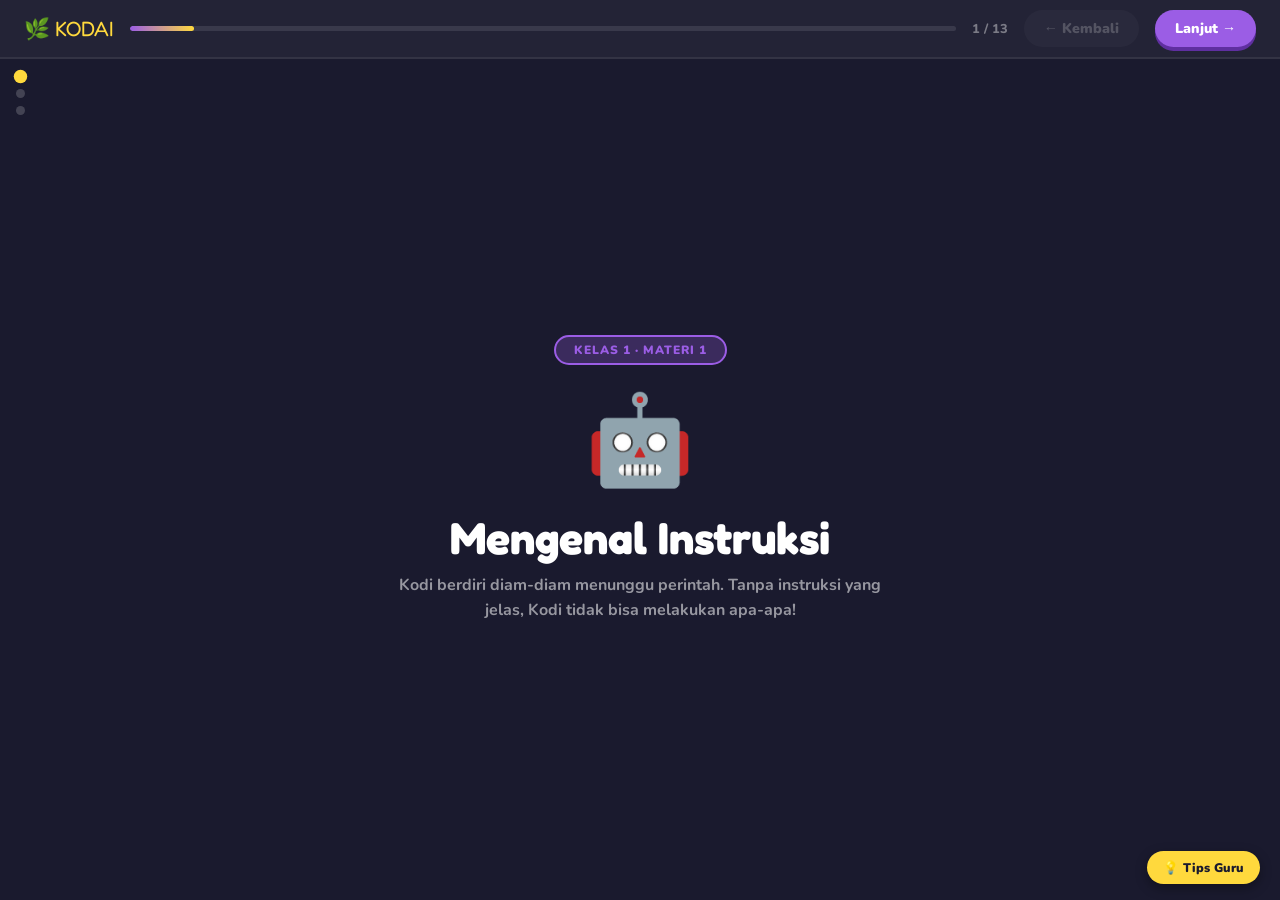
<file: kodai-kode/presentasi-kelas.html>
<!DOCTYPE html>
<html lang="id">
<head>
<meta charset="UTF-8">
<meta name="viewport" content="width=device-width,initial-scale=1">
<title>KODAI — Mode Presentasi Kelas</title>
<link href="https://fonts.googleapis.com/css2?family=Fredoka+One&family=Nunito:wght@700;800;900&display=swap" rel="stylesheet">
<style>
*{box-sizing:border-box;margin:0;padding:0;}
:root{
  --purple:#9B5DE5;--yellow:#FFD93D;--green:#2EC486;
  --orange:#FF6B35;--pink:#FF4D8B;--dark:#1A1A2E;--mid:#2d2d4e;
}

body{
  font-family:'Nunito',sans-serif;
  background:var(--dark);color:white;
  height:100vh;overflow:hidden;
  display:flex;flex-direction:column;
}

/* ── TOP BAR ── */
#topbar{
  display:flex;align-items:center;gap:16px;
  padding:10px 24px;background:rgba(255,255,255,.04);
  border-bottom:2px solid rgba(255,255,255,.07);flex-shrink:0;
}
.logo{font-family:'Fredoka One',cursive;font-size:1.3rem;color:var(--yellow);}
#bar-wrap{flex:1;height:5px;background:rgba(255,255,255,.1);border-radius:10px;overflow:hidden;}
#bar-fill{height:100%;background:linear-gradient(90deg,var(--purple),var(--yellow));border-radius:10px;transition:width .35s;}
#slide-lbl{font-size:.8rem;font-weight:800;color:rgba(255,255,255,.4);white-space:nowrap;}
.btn-nav{
  padding:9px 20px;border:none;border-radius:50px;cursor:pointer;
  font-family:'Nunito',sans-serif;font-weight:900;font-size:.88rem;transition:all .15s;
}
#btn-prev{background:rgba(255,255,255,.1);color:rgba(255,255,255,.7);}
#btn-prev:hover{background:rgba(255,255,255,.18);}
#btn-next{background:var(--purple);color:white;box-shadow:0 4px 0 #5f2fa0;}
#btn-next:hover:not(:disabled){transform:translateY(-2px);box-shadow:0 6px 0 #5f2fa0;}
#btn-next:disabled{opacity:.35;cursor:default;}

/* ── STAGE ── */
#stage{
  flex:1;display:flex;align-items:center;justify-content:center;
  padding:28px 40px;overflow:hidden;
}

/* ── SLIDE BASE ── */
.slide{
  display:none;flex-direction:column;align-items:center;
  justify-content:center;width:100%;max-width:860px;
  text-align:center;animation:fadeUp .35s ease;
}
.slide.active{display:flex;}
@keyframes fadeUp{from{opacity:0;transform:translateY(18px);}to{opacity:1;transform:translateY(0);}}

/* Chapter badge */
.ch-badge{
  display:inline-block;padding:5px 18px;background:rgba(155,93,229,.25);
  border:2px solid var(--purple);border-radius:50px;font-size:.75rem;
  font-weight:900;letter-spacing:1px;text-transform:uppercase;color:var(--purple);
  margin-bottom:16px;
}

/* ── TITLE SLIDE ── */
.s-title .big-icon{font-size:5.5rem;margin-bottom:12px;display:block;animation:float 3s ease infinite;}
@keyframes float{0%,100%{transform:translateY(0);}50%{transform:translateY(-14px);}}
.s-title h1{font-family:'Fredoka One',cursive;font-size:2.8rem;line-height:1.1;margin-bottom:10px;}
.s-title .tagline{font-size:1rem;font-weight:700;color:rgba(255,255,255,.55);max-width:520px;line-height:1.6;}

/* ── STORY SLIDE ── */
.kodi-avatar{font-size:4.5rem;margin-bottom:8px;display:block;animation:waggle 2.5s ease infinite;}
@keyframes waggle{0%,100%{transform:rotate(-5deg);}50%{transform:rotate(5deg);}}
.speech-bubble{
  position:relative;background:var(--mid);border:3px solid var(--purple);
  border-radius:24px;padding:28px 36px;max-width:680px;margin-top:6px;
}
.speech-bubble::after{
  content:'';position:absolute;top:-16px;left:50%;transform:translateX(-50%);
  border:10px solid transparent;border-bottom-color:var(--purple);
}
.speech-text{font-size:1.15rem;font-weight:800;line-height:1.75;color:rgba(255,255,255,.9);}

/* ── CONCEPT SLIDE (visual explanation) ── */
.concept-grid{display:grid;grid-template-columns:1fr 1fr;gap:14px;max-width:780px;width:100%;}
.c-card{
  background:var(--mid);border-radius:20px;padding:24px 20px;
  border:3px solid rgba(255,255,255,.08);text-align:left;
}
.c-card .c-icon{font-size:2.6rem;margin-bottom:10px;display:block;}
.c-card h3{font-family:'Fredoka One',cursive;font-size:1rem;margin-bottom:6px;color:var(--yellow);}
.c-card p{font-size:.88rem;font-weight:700;color:rgba(255,255,255,.65);line-height:1.65;}
.c-card.good{border-color:var(--green);}
.c-card.bad{border-color:var(--pink);}
.c-card.good h3{color:var(--green);}
.c-card.bad h3{color:var(--pink);}
.vs-label{
  display:flex;align-items:center;justify-content:center;
  font-family:'Fredoka One',cursive;font-size:1.4rem;color:rgba(255,255,255,.3);
}

/* ── ANALOGY SLIDE ── */
.analogy-wrap{display:flex;align-items:center;gap:20px;max-width:760px;width:100%;}
.analogy-box{
  flex:1;background:var(--mid);border-radius:20px;padding:28px 22px;
  border:3px solid rgba(255,255,255,.08);
}
.analogy-icon{font-size:3rem;margin-bottom:10px;display:block;}
.analogy-box h3{font-family:'Fredoka One',cursive;font-size:1rem;color:var(--yellow);margin-bottom:8px;}
.analogy-box p{font-size:.9rem;font-weight:700;color:rgba(255,255,255,.7);line-height:1.65;}
.arrow-mid{font-size:2rem;color:rgba(255,255,255,.25);}

/* ── POLL SLIDE ── */
.poll-q{font-family:'Fredoka One',cursive;font-size:1.7rem;color:var(--yellow);margin-bottom:20px;max-width:700px;}
.poll-list{display:flex;flex-direction:column;gap:10px;width:100%;max-width:680px;}
.poll-btn{
  display:flex;align-items:center;gap:14px;padding:14px 20px;
  background:var(--mid);border:3px solid rgba(255,255,255,.1);border-radius:16px;
  cursor:pointer;color:white;font-family:'Nunito',sans-serif;font-weight:800;
  font-size:.95rem;transition:all .18s;text-align:left;width:100%;
}
.poll-btn:hover{border-color:var(--purple);background:#3a3a60;}
.poll-btn.correct{border-color:var(--green);background:rgba(46,196,134,.15);}
.poll-btn.wrong{border-color:var(--pink);background:rgba(255,77,139,.1);}
.poll-btn:disabled{cursor:default;}
.poll-icon{font-size:1.4rem;width:32px;text-align:center;flex-shrink:0;}
.poll-bar-row{margin-top:6px;height:7px;border-radius:10px;background:var(--green);width:0%;transition:width .5s;}
.poll-hint{font-size:.75rem;color:rgba(255,255,255,.4);margin-top:3px;}
#poll-feedback{margin-top:14px;font-size:1rem;font-weight:800;min-height:28px;}

/* ── UNPLUGGED SLIDE ── */
.unplugged-banner{
  background:linear-gradient(135deg,#0d2e1c,#1a5235);
  border:3px solid var(--green);border-radius:24px;
  padding:32px 40px;max-width:720px;text-align:left;
}
.unp-header{display:flex;align-items:center;gap:14px;margin-bottom:20px;}
.unp-header .unp-icon{font-size:2.8rem;}
.unp-header h2{font-family:'Fredoka One',cursive;font-size:1.6rem;color:var(--green);}
.unp-steps{display:flex;flex-direction:column;gap:10px;}
.unp-step{
  display:flex;align-items:flex-start;gap:12px;
  font-size:.92rem;font-weight:700;color:rgba(255,255,255,.8);line-height:1.55;
}
.unp-num{
  width:28px;height:28px;border-radius:50%;background:var(--green);
  color:var(--dark);font-weight:900;font-size:.82rem;
  display:flex;align-items:center;justify-content:center;flex-shrink:0;margin-top:1px;
}

/* ── VISUAL DEMO SLIDE ── */
.vis-wrap{max-width:800px;width:100%;}
.vis-title{font-family:'Fredoka One',cursive;font-size:1.4rem;color:var(--yellow);margin-bottom:20px;}

/* Sequence visualizer */
.seq-track{
  display:flex;align-items:center;gap:0;
  background:rgba(0,0,0,.3);border-radius:16px;padding:20px;
  overflow-x:auto;margin-bottom:20px;
}
.seq-step{
  display:flex;flex-direction:column;align-items:center;gap:6px;
  min-width:100px;flex-shrink:0;
}
.seq-step .s-icon{
  font-size:2rem;width:56px;height:56px;border-radius:50%;
  background:var(--mid);border:3px solid rgba(255,255,255,.15);
  display:flex;align-items:center;justify-content:center;
  transition:all .4s;cursor:pointer;
}
.seq-step .s-icon:hover{border-color:var(--purple);transform:scale(1.08);}
.seq-step .s-icon.active{border-color:var(--yellow);background:#3a2060;box-shadow:0 0 20px rgba(155,93,229,.5);}
.seq-step .s-icon.done{border-color:var(--green);background:rgba(46,196,134,.2);}
.seq-step span{font-size:.75rem;font-weight:800;color:rgba(255,255,255,.6);}
.seq-arrow{font-size:1.2rem;color:rgba(255,255,255,.2);margin:0 4px;flex-shrink:0;margin-bottom:28px;}

.vis-controls{display:flex;gap:10px;justify-content:center;}
.vis-btn{
  padding:10px 22px;border:none;border-radius:50px;cursor:pointer;
  font-family:'Nunito',sans-serif;font-weight:900;font-size:.88rem;transition:all .18s;
}
.vis-btn.primary{background:var(--purple);color:white;box-shadow:0 4px 0 #5f2fa0;}
.vis-btn.primary:hover{transform:translateY(-2px);}
.vis-btn.secondary{background:rgba(255,255,255,.1);color:white;}
.vis-btn.secondary:hover{background:rgba(255,255,255,.2);}
#vis-caption{
  margin-top:14px;font-size:.95rem;font-weight:800;
  color:rgba(255,255,255,.6);min-height:28px;
}

/* Debug reveal */
.debug-list{display:flex;flex-direction:column;gap:10px;max-width:660px;width:100%;}
.debug-item{
  display:flex;align-items:center;gap:14px;padding:13px 18px;
  background:var(--mid);border:3px solid rgba(255,255,255,.1);
  border-radius:14px;cursor:pointer;transition:all .2s;
  font-weight:800;font-size:.92rem;text-align:left;color:white;
  font-family:'Nunito',sans-serif;
}
.debug-item:hover{border-color:rgba(255,255,255,.25);}
.debug-item.revealed-ok{border-color:var(--green);background:rgba(46,196,134,.1);}
.debug-item.revealed-err{border-color:var(--pink);background:rgba(255,77,139,.1);}
.di-num{
  width:32px;height:32px;border-radius:50%;background:rgba(255,255,255,.1);
  color:white;font-weight:900;display:flex;align-items:center;justify-content:center;
  font-size:.85rem;flex-shrink:0;
}
.di-tag{margin-left:auto;font-size:.75rem;padding:3px 10px;border-radius:50px;font-weight:900;flex-shrink:0;}
.tag-ok{background:rgba(46,196,134,.2);color:var(--green);}
.tag-err{background:rgba(255,77,139,.2);color:var(--pink);}
#debug-reveal-hint{font-size:.82rem;color:rgba(255,255,255,.4);margin-bottom:10px;font-weight:700;}
#debug-result{margin-top:12px;font-size:.95rem;font-weight:800;min-height:26px;}

/* ── REFLECTION SLIDE ── */
.reflect-box{
  background:linear-gradient(135deg,#1e1040,#2d1b69);
  border:3px solid var(--purple);border-radius:24px;
  padding:36px 44px;max-width:660px;
}
.reflect-star{font-size:3rem;margin-bottom:14px;display:block;animation:spin 5s linear infinite;}
@keyframes spin{to{transform:rotate(360deg);}}
.reflect-q{font-family:'Fredoka One',cursive;font-size:1.85rem;line-height:1.3;margin-bottom:16px;}
.reflect-sub{font-size:.9rem;font-weight:700;color:rgba(255,255,255,.5);line-height:1.65;}

/* ── TEACHER TIP ── */
#tip-bar{
  position:fixed;bottom:0;left:0;right:0;z-index:90;
  background:#12122a;border-top:2px solid var(--purple);
  padding:10px 24px;display:flex;align-items:center;gap:12px;
  transform:translateY(100%);transition:transform .3s;
}
#tip-bar.show{transform:translateY(0);}
#tip-bar .tip-lbl{color:var(--yellow);font-weight:900;font-size:.82rem;white-space:nowrap;}
#tip-bar .tip-txt{font-size:.82rem;font-weight:700;color:rgba(255,255,255,.55);flex:1;}
#tip-bar .tip-close{background:none;border:none;color:rgba(255,255,255,.4);cursor:pointer;font-size:1.2rem;}
#btn-tip{
  position:fixed;bottom:16px;right:20px;z-index:100;
  padding:8px 16px;background:var(--yellow);color:var(--dark);
  border:none;border-radius:50px;font-family:'Nunito',sans-serif;
  font-weight:900;font-size:.78rem;cursor:pointer;
  box-shadow:0 4px 12px rgba(0,0,0,.35);transition:all .18s;
}
#btn-tip:hover{transform:translateY(-2px);}

/* Chapter dots */
#ch-nav{
  position:fixed;top:62px;left:12px;
  display:flex;flex-direction:column;gap:8px;padding:10px 4px;z-index:50;
}
.ch-dot{
  width:9px;height:9px;border-radius:50%;
  background:rgba(255,255,255,.18);cursor:pointer;transition:all .2s;
  position:relative;
}
.ch-dot.active{background:var(--yellow);transform:scale(1.5);}
.ch-dot:hover::after{
  content:attr(data-label);position:absolute;left:17px;top:50%;
  transform:translateY(-50%);background:#12122a;border:1px solid rgba(255,255,255,.1);
  padding:4px 10px;border-radius:6px;font-size:.7rem;font-weight:800;
  color:white;white-space:nowrap;pointer-events:none;
}

/* Confetti */
.cf{position:fixed;width:9px;height:9px;border-radius:2px;pointer-events:none;z-index:999;animation:cffall 1.6s ease forwards;}
@keyframes cffall{0%{opacity:1;transform:translateY(-10px) rotate(0);}100%{opacity:0;transform:translateY(100vh) rotate(600deg);}}
</style>
</head>
<body>

<!-- TOP BAR -->
<div id="topbar">
  <span class="logo">🌿 KODAI</span>
  <div id="bar-wrap"><div id="bar-fill"></div></div>
  <span id="slide-lbl">1 / 13</span>
  <button class="btn-nav" id="btn-prev" onclick="goPrev()">← Kembali</button>
  <button class="btn-nav" id="btn-next" onclick="goNext()">Lanjut →</button>
</div>

<!-- Chapter nav -->
<div id="ch-nav"></div>

<!-- STAGE -->
<div id="stage">

  <!-- ══════════════════════════════════════ -->
  <!-- MATERI 1 — MENGENAL INSTRUKSI         -->
  <!-- ══════════════════════════════════════ -->

  <!-- S0: Title -->
  <div class="slide s-title active" data-ch="0"
    data-tip="Perkenalkan diri dan tanya: 'Siapa tadi pagi langsung bangun tanpa disuruh?' — lalu bilang kamu baru kasih INSTRUKSI ke dirimu sendiri!">
    <div class="ch-badge">Kelas 1 · Materi 1</div>
    <span class="big-icon">🤖</span>
    <h1>Mengenal Instruksi</h1>
    <p class="tagline">Kodi berdiri diam-diam menunggu perintah. Tanpa instruksi yang jelas, Kodi tidak bisa melakukan apa-apa!</p>
  </div>

  <!-- S1: Story -->
  <div class="slide" data-ch="0"
    data-tip="Bacakan cerita ini dengan dramatis. Buat suara robot: 'BZZZT... error... butuh perintah...' Siswa pasti tertawa!">
    <span class="kodi-avatar">🤖</span>
    <div class="speech-bubble">
      <p class="speech-text">
        Kodi baru saja dinyalakan pagi ini...<br><br>
        Matanya berkedip-kedip. Kakinya tidak bergerak.<br>
        Ia menunggu sesuatu yang sangat penting:<br><br>
        <strong style="color:var(--yellow)">Sebuah INSTRUKSI! 🎯</strong><br><br>
        <span style="color:rgba(255,255,255,.5);font-size:.95rem;">Tanpa instruksi yang jelas, Kodi tidak tahu harus ngapain.</span>
      </p>
    </div>
  </div>

  <!-- S2: Concept — apa itu instruksi -->
  <div class="slide" data-ch="0"
    data-tip="Sebelum lanjut, tanya ke kelas: 'Ada yang bisa kasih contoh instruksi di kehidupan sehari-hari?' Kumpulkan 3-4 jawaban dari siswa dulu.">
    <div class="ch-badge">Konsep</div>
    <p style="font-family:'Fredoka One',cursive;font-size:1.7rem;margin-bottom:20px;">Instruksi yang BAIK vs BURUK</p>
    <div class="concept-grid">
      <div class="c-card bad">
        <span class="c-icon">😕</span>
        <h3>❌ Instruksi Buruk</h3>
        <p>"Ambil!"<br><br>
        Ambil apa? Dari mana? Berapa banyak?<br>
        Kodi bingung dan tidak bergerak.</p>
      </div>
      <div class="vs-label">VS</div>
      <div class="c-card good" style="grid-column:span 1;">
        <span class="c-icon">✅</span>
        <h3>✅ Instruksi Baik</h3>
        <p>"Ambil <strong>buku merah</strong> dari <strong>rak nomor 2</strong>!"<br><br>
        Jelas. Spesifik. Kodi langsung tahu apa yang harus dilakukan!</p>
      </div>
    </div>
    <p style="margin-top:16px;font-size:.88rem;font-weight:700;color:rgba(255,255,255,.45);">
      Instruksi = perintah yang <strong style="color:var(--yellow)">jelas</strong>, <strong style="color:var(--green)">spesifik</strong>, dan tidak membingungkan.
    </p>
  </div>

  <!-- S3: Analogy -->
  <div class="slide" data-ch="0"
    data-tip="Minta 2 siswa maju ke depan. Satu jadi 'pemberi perintah', satu jadi 'robot'. Coba instruksi yang ambigu dulu, lalu yang jelas. Kelas pasti ramai!">
    <div class="ch-badge">Analogi</div>
    <p style="font-family:'Fredoka One',cursive;font-size:1.5rem;margin-bottom:18px;">Instruksi itu seperti...</p>
    <div class="analogy-wrap">
      <div class="analogy-box">
        <span class="analogy-icon">🧒</span>
        <h3>Memberi arah ke teman baru</h3>
        <p>"Kalau kamu bilang 'belok di situ', teman barumu akan bingung — belok di mana? Kanan atau kiri?"<br><br>
        Tapi kalau kamu bilang <strong style="color:var(--yellow)">"belok kanan di warung Bu Siti"</strong>, langsung ngerti!</p>
      </div>
      <div class="arrow-mid">⟷</div>
      <div class="analogy-box">
        <span class="analogy-icon">🤖</span>
        <h3>Memberi perintah ke Kodi</h3>
        <p>Komputer tidak bisa menebak maksud kita. Instruksi harus <strong style="color:var(--green)">100% lengkap</strong> — apa, ke mana, berapa langkah — baru Kodi bisa bergerak!</p>
      </div>
    </div>
  </div>

  <!-- S4: Poll diskusi -->
  <div class="slide" data-ch="0"
    data-tip="Minta siswa angkat tangan untuk masing-masing pilihan. Hitung bareng, catat di papan tulis, lalu reveal jawaban benar bersama-sama.">
    <p class="poll-q">🙋 Kalau Kodi diberi perintah "Maju!", apa yang akan terjadi?</p>
    <div class="poll-list">
      <button class="poll-btn" onclick="vote(this,false,'Hampir! Tapi Kodi butuh tahu maju ke mana dan berapa langkah.')">
        <span class="poll-icon">🚶</span>
        <div style="flex:1;">
          Kodi langsung maju ke depan
          <div class="poll-bar-row"></div><div class="poll-hint"></div>
        </div>
      </button>
      <button class="poll-btn" onclick="vote(this,false,'Tidak juga — Kodi tidak punya inisiatif sendiri, dia butuh instruksi yang lengkap!')">
        <span class="poll-icon">🤔</span>
        <div style="flex:1;">
          Kodi akan menebak ke mana harus maju
          <div class="poll-bar-row"></div><div class="poll-hint"></div>
        </div>
      </button>
      <button class="poll-btn" onclick="vote(this,true,'Betul! Instruksi &quot;Maju!&quot; belum cukup — perlu ditambah arah dan jumlah langkah.')">
        <span class="poll-icon">💡</span>
        <div style="flex:1;">
          Kodi bingung — instruksinya belum cukup jelas!
          <div class="poll-bar-row"></div><div class="poll-hint"></div>
        </div>
      </button>
    </div>
    <div id="poll-feedback"></div>
  </div>

  <!-- S5: Unplugged Activity -->
  <div class="slide" data-ch="0"
    data-tip="Aktivitas fisik! Minta siswa berdiri. Satu siswa jadi 'robot', siswa lain memberi satu instruksi. Kalau instruksinya kurang jelas, robot tetap diam!">
    <div class="unplugged-banner">
      <div class="unp-header">
        <span class="unp-icon">🎭</span>
        <div>
          <h2>Aktivitas: Robot Satu Perintah</h2>
          <p style="font-size:.85rem;color:rgba(255,255,255,.5);font-weight:700;margin-top:4px;">Tanpa layar · ±8 menit</p>
        </div>
      </div>
      <div class="unp-steps">
        <div class="unp-step"><div class="unp-num">1</div><span>Satu siswa maju ke depan kelas menjadi <strong style="color:var(--green)">Robot Kodi</strong> — berdirilah diam dan kaku seperti robot!</span></div>
        <div class="unp-step"><div class="unp-num">2</div><span>Siswa lain bergiliran memberi <strong style="color:var(--yellow)">satu instruksi</strong>. Kalau instruksi tidak jelas ("maju!" saja), Robot Kodi tetap diam.</span></div>
        <div class="unp-step"><div class="unp-num">3</div><span>Robot Kodi baru bergerak kalau instruksinya <strong style="color:var(--green)">lengkap</strong>: "Maju 3 langkah ke pintu!" ✅</span></div>
        <div class="unp-step"><div class="unp-num">4</div><span>Bergantian — coba minimal 4 siswa. Diskusikan: instruksi seperti apa yang paling berhasil?</span></div>
      </div>
    </div>
  </div>


  <!-- ══════════════════════════════════════ -->
  <!-- MATERI 2 — URUTAN KEGIATAN PAGI       -->
  <!-- ══════════════════════════════════════ -->

  <!-- S6: Title -->
  <div class="slide s-title" data-ch="1"
    data-tip="Pemantik: 'Pernah nggak kalian pakai baju dulu sebelum mandi? Hehe... kalau iya, itu namanya urutan yang salah!'">
    <div class="ch-badge">Kelas 1 · Materi 2</div>
    <span class="big-icon">🌅</span>
    <h1>Urutan Kegiatan Pagi</h1>
    <p class="tagline">Langkah yang tertukar = hasilnya kacau! Kodi butuh bantuan kalian untuk bersiap ke sekolah.</p>
  </div>

  <!-- S7: Story -->
  <div class="slide" data-ch="1"
    data-tip="Dramatisasi cerita ini! Minta satu siswa peragakan 'pakai sepatu sebelum kaos kaki' — siswa lain pasti tertawa dan paham konsepnya.">
    <span class="kodi-avatar">😵</span>
    <div class="speech-bubble">
      <p class="speech-text">
        Pagi ini Kodi sangat bersemangat ke sekolah!<br><br>
        Dia langsung pakai <strong style="color:var(--orange)">SEPATU</strong>... <br>
        lalu baru ingat belum pakai <strong style="color:var(--yellow)">KAOS KAKI</strong>! 🧦<br><br>
        Aduh! Sepatunya harus dilepas dulu...<br>
        Kodi jadi <strong style="color:var(--pink)">telat ke sekolah!</strong> ⏰<br><br>
        <span style="color:rgba(255,255,255,.5);font-size:.9rem;">Urutan yang salah = hasil yang berantakan.</span>
      </p>
    </div>
  </div>

  <!-- S8: Visual — sequence visualizer animasi -->
  <div class="slide" data-ch="1"
    data-tip="Klik 'Mulai Urutan' sambil ceritakan setiap langkahnya ke kelas. Tanya siswa: 'Langkah berikutnya apa?' sebelum klik Next Step.">
    <div class="vis-wrap">
      <p class="vis-title">📋 Urutan Pagi Kodi yang Benar</p>
      <div class="seq-track" id="seq-track"></div>
      <div class="vis-controls">
        <button class="vis-btn secondary" onclick="seqReset()">🔄 Reset</button>
        <button class="vis-btn primary" id="btn-seq" onclick="seqNext()">▶ Mulai Urutan</button>
      </div>
      <p id="vis-caption">Tekan "Mulai Urutan" untuk menjalankan langkah-langkah Kodi bersama kelas!</p>
    </div>
  </div>

  <!-- S9: Poll urutan -->
  <div class="slide" data-ch="1"
    data-tip="Poll diskusi. Setelah vote, minta siswa menjelaskan alasannya. Jawaban yang salah pun bagus untuk didiskusikan bareng!">
    <p class="poll-q">🤔 Kenapa urutan langkah itu penting?</p>
    <div class="poll-list">
      <button class="poll-btn" onclick="vote(this,false,'Hmm... kalau urutannya salah, hasilnya bisa kacau meski langkahnya sama!')">
        <span class="poll-icon">🙄</span>
        <div style="flex:1;">
          Tidak terlalu penting, yang penting semua langkahnya dilakukan
          <div class="poll-bar-row"></div><div class="poll-hint"></div>
        </div>
      </button>
      <button class="poll-btn" onclick="vote(this,true,'Tepat sekali! Urutan menentukan apakah hasilnya benar atau berantakan.')">
        <span class="poll-icon">🎯</span>
        <div style="flex:1;">
          Sangat penting! Urutan yang salah bikin hasilnya berantakan
          <div class="poll-bar-row"></div><div class="poll-hint"></div>
        </div>
      </button>
      <button class="poll-btn" onclick="vote(this,false,'Kadang bisa, tapi dalam pemrograman — dan kehidupan — urutan hampir selalu sangat menentukan.')">
        <span class="poll-icon">🤷</span>
        <div style="flex:1;">
          Tergantung situasinya, kadang tidak masalah
          <div class="poll-bar-row"></div><div class="poll-hint"></div>
        </div>
      </button>
    </div>
    <div id="poll-feedback"></div>
  </div>


  <!-- ══════════════════════════════════════ -->
  <!-- MATERI 3 — KODI TERSESAT (DEBUGGING)  -->
  <!-- ══════════════════════════════════════ -->

  <!-- S10: Title -->
  <div class="slide s-title" data-ch="2"
    data-tip="Pemantik: 'Pernah salah nulis jawaban terus dicoret dan dibetulkan? Nah, itu kamu baru saja melakukan DEBUGGING!'">
    <div class="ch-badge">Kelas 1 · Materi 5</div>
    <span class="big-icon">🐛</span>
    <h1>Kodi Tersesat!</h1>
    <p class="tagline">Ada langkah yang salah di instruksi Kodi. Jadilah detektif dan temukan kesalahannya bersama!</p>
  </div>

  <!-- S11: Debug reveal bersama kelas -->
  <div class="slide" data-ch="2"
    data-tip="Klik setiap langkah satu per satu. Sebelum reveal, tanya kelas dulu: 'Menurut kalian langkah ini benar nggak?' Biarkan siswa berdebat sebelum jawabannya muncul.">
    <p style="font-family:'Fredoka One',cursive;font-size:1.35rem;color:var(--yellow);margin-bottom:6px;">🔍 Temukan Langkah yang Tertukar!</p>
    <p id="debug-reveal-hint">Kodi mau memakai sepatu. Klik setiap langkah untuk mengeceknya bersama kelas! 👆</p>
    <div class="debug-list" id="debug-list"></div>
    <div id="debug-result"></div>
  </div>

  <!-- S12: Reflection penutup -->
  <div class="slide" data-ch="2"
    data-tip="Tutup dengan semangat! Minta 3 siswa ceritakan satu hal yang mereka pelajari hari ini. Beri tepuk tangan meriah untuk seluruh kelas!">
    <div class="reflect-box">
      <span class="reflect-star">⭐</span>
      <p class="reflect-q">"Apa perasaanmu saat berhasil menemukan kesalahan dan membetulkannya?"</p>
      <p class="reflect-sub">
        Hari ini kalian sudah belajar 3 hal penting:<br><br>
        🤖 <strong style="color:white;">Instruksi</strong> harus jelas dan spesifik<br>
        📋 <strong style="color:white;">Urutan</strong> langkah sangat menentukan hasil<br>
        🐛 <strong style="color:white;">Debugging</strong> = menemukan & membetulkan kesalahan<br><br>
        <strong style="color:var(--yellow)">Kalian semua sudah berpikir seperti programmer hari ini! 🌟</strong>
      </p>
    </div>
  </div>

</div><!-- /stage -->

<!-- Teacher Tip Bar -->
<div id="tip-bar">
  <span class="tip-lbl">💡 Tips Guru</span>
  <span class="tip-txt" id="tip-txt">—</span>
  <button class="tip-close" onclick="hideTip()">✕</button>
</div>
<button id="btn-tip" onclick="toggleTip()">💡 Tips Guru</button>

<script>
// ── SLIDE NAV ──────────────────────────────
const slides = [...document.querySelectorAll('.slide')];
const TOTAL = slides.length;
let cur = 0, tipOpen = false;

function updateUI(){
  slides.forEach((s,i) => s.classList.toggle('active', i===cur));
  document.getElementById('slide-lbl').textContent = `${cur+1} / ${TOTAL}`;
  document.getElementById('bar-fill').style.width = ((cur+1)/TOTAL*100)+'%';
  document.getElementById('btn-prev').style.opacity = cur===0 ? '.3':'1';
  document.getElementById('btn-next').disabled = cur===TOTAL-1;
  // chapter dot
  const ch = slides[cur].dataset.ch;
  document.querySelectorAll('.ch-dot').forEach(d=>d.classList.toggle('active',d.dataset.ch===ch));
  // tip text
  document.getElementById('tip-txt').textContent = slides[cur].dataset.tip || '—';
  // reset tip visibility on slide change
  if(tipOpen){ document.getElementById('tip-bar').classList.add('show'); }
  // init seqvisualizer on s8
  if(cur===8) initSeq();
  // init debug on s11
  if(cur===11) initDebug();
}

function goNext(){ if(cur<TOTAL-1){ cur++; updateUI(); } }
function goPrev(){ if(cur>0){ cur--; updateUI(); } }
document.addEventListener('keydown',e=>{
  if(e.key==='ArrowRight'||e.key===' ') goNext();
  if(e.key==='ArrowLeft') goPrev();
});

// ── CHAPTER DOTS ──────────────────────────
const chapters = [
  {ch:'0', label:'Mengenal Instruksi'},
  {ch:'1', label:'Urutan Kegiatan Pagi'},
  {ch:'2', label:'Debugging'},
];
const chNav = document.getElementById('ch-nav');
// find first slide per chapter
chapters.forEach(c=>{
  const dot = document.createElement('div');
  dot.className='ch-dot'; dot.dataset.ch=c.ch; dot.dataset.label=c.label;
  dot.onclick=()=>{
    cur = slides.findIndex(s=>s.dataset.ch===c.ch);
    updateUI();
  };
  chNav.appendChild(dot);
});

// ── TEACHER TIP ───────────────────────────
function toggleTip(){
  tipOpen=!tipOpen;
  document.getElementById('tip-bar').classList.toggle('show',tipOpen);
}
function hideTip(){ tipOpen=false; document.getElementById('tip-bar').classList.remove('show'); }

// ── POLL ──────────────────────────────────
// Setiap slide poll punya state sendiri berdasarkan slide index
const pollDone = {};
function vote(btn, isCorrect, explanation){
  const slideIdx = cur;
  if(pollDone[slideIdx]) return;
  pollDone[slideIdx] = true;
  const btns = btn.closest('.poll-list').querySelectorAll('.poll-btn');
  btns.forEach(b=>b.disabled=true);
  btn.classList.add(isCorrect ? 'correct':'wrong');
  // Fake bar animation for class participation feel
  const pcts = shuffleWeighted(btns.length, isCorrect ? btn : null, btns);
  btns.forEach((b,i)=>{
    b.querySelector('.poll-bar-row').style.width = pcts[i]+'%';
    b.querySelector('.poll-hint').textContent = pcts[i]+'% siswa memilih ini';
  });
  const fb = btn.closest('.slide').querySelector('#poll-feedback');
  if(fb){
    fb.style.color = isCorrect ? 'var(--green)':'var(--yellow)';
    fb.textContent = (isCorrect ? '✅ ' : '💡 ') + explanation;
  }
  if(isCorrect) confetti();
}
function shuffleWeighted(n){ // fake percentages that sum to 100
  const arr=[];let rem=100;
  for(let i=0;i<n-1;i++){const v=Math.floor(Math.random()*40+15);arr.push(Math.min(v,rem-10*(n-i-1)));rem-=arr[arr.length-1];}
  arr.push(rem);
  return arr.sort(()=>Math.random()-.5);
}

// ── SEQUENCE VISUALIZER ───────────────────
const morningSeq = [
  {emoji:'😴',label:'Bangun tidur'},
  {emoji:'🚿',label:'Mandi'},
  {emoji:'👕',label:'Pakai baju'},
  {emoji:'🍳',label:'Sarapan'},
  {emoji:'🎒',label:'Ambil tas'},
  {emoji:'🚪',label:'Berangkat!'},
];
const captions = [
  'Langkah 1: Bangun tidur dulu! Semua dimulai dari sini 😴',
  'Langkah 2: Mandi biar segar dan wangi 🚿',
  'Langkah 3: Pakai baju yang rapi 👕',
  'Langkah 4: Sarapan biar kuat belajar 🍳',
  'Langkah 5: Ambil tas dan perlengkapan sekolah 🎒',
  '🎉 Langkah 6: Berangkat! Kodi siap ke sekolah tepat waktu!',
];
let seqStep = -1, seqInited = false;

function initSeq(){
  if(seqInited) return;
  seqInited = true;
  const track = document.getElementById('seq-track');
  track.innerHTML = morningSeq.map((s,i)=>`
    ${i>0?'<span class="seq-arrow">→</span>':''}
    <div class="seq-step" id="ss-${i}">
      <div class="s-icon" id="si-${i}">${s.emoji}</div>
      <span>${s.label}</span>
    </div>
  `).join('');
}

function seqNext(){
  if(seqStep >= morningSeq.length-1) return;
  if(seqStep>=0){
    document.getElementById(`si-${seqStep}`).classList.replace('active','done');
    document.getElementById(`si-${seqStep}`).style.setProperty('--clr','var(--green)');
  }
  seqStep++;
  const icon = document.getElementById(`si-${seqStep}`);
  icon.classList.add('active');
  document.getElementById('vis-caption').textContent = captions[seqStep];
  const btn = document.getElementById('btn-seq');
  if(seqStep===morningSeq.length-1){
    btn.textContent='✅ Selesai!'; btn.disabled=true; confetti();
  } else {
    btn.textContent=`▶ Langkah ${seqStep+2}`;
  }
}

function seqReset(){
  seqStep=-1;
  morningSeq.forEach((_,i)=>{
    const ic=document.getElementById(`si-${i}`);
    if(ic){ic.className='s-icon';}
  });
  document.getElementById('vis-caption').textContent='Tekan "Mulai Urutan" untuk menjalankan langkah-langkah Kodi bersama kelas!';
  const btn=document.getElementById('btn-seq');
  btn.textContent='▶ Mulai Urutan'; btn.disabled=false;
}

// ── DEBUG ─────────────────────────────────
const debugData = [
  {emoji:'🧦', text:'Ambil kaos kaki dari laci', isError:false},
  {emoji:'👟', text:'Langsung pakai sepatu', isError:true, note:'Harusnya kaos kaki dulu sebelum sepatu!'},
  {emoji:'🧦', text:'Pakai kaos kaki', isError:true, note:'Ini harusnya di langkah ke-2, bukan ke-3!'},
  {emoji:'👟', text:'Ikat tali sepatu dengan rapi', isError:false},
  {emoji:'🎒', text:'Ambil tas dan siap berangkat', isError:false},
];
let debugInited=false, debugDone=false;

function initDebug(){
  if(debugInited) return;
  debugInited=true; debugDone=false;
  const list = document.getElementById('debug-list');
  list.innerHTML = debugData.map((d,i)=>`
    <button class="debug-item" id="di-${i}" onclick="clickDebug(${i})">
      <div class="di-num">${i+1}</div>
      <span style="font-size:1.2rem;">${d.emoji}</span>
      <span style="flex:1;">${d.text}</span>
      <span class="di-tag" id="dit-${i}" style="display:none;"></span>
    </button>
  `).join('');
  document.getElementById('debug-result').textContent='';
}

let revealed = 0;
function clickDebug(i){
  if(debugDone) return;
  const item = document.getElementById(`di-${i}`);
  const tag = document.getElementById(`dit-${i}`);
  if(item.classList.contains('revealed-ok')||item.classList.contains('revealed-err')) return;

  const d = debugData[i];
  if(d.isError){
    item.classList.add('revealed-err');
    tag.className='di-tag tag-err'; tag.textContent='❌ SALAH'; tag.style.display='';
    // also mark the other error
    debugData.forEach((dd,ii)=>{
      if(dd.isError && ii!==i){
        const oi=document.getElementById(`di-${ii}`);
        const ot=document.getElementById(`dit-${ii}`);
        oi.classList.add('revealed-err');
        ot.className='di-tag tag-err'; ot.textContent='❌ SALAH'; ot.style.display='';
      }
    });
    document.getElementById('debug-result').style.color='var(--green)';
    document.getElementById('debug-result').textContent =
      '🎉 Ketemu! Langkah 2 & 3 tertukar posisinya. Kaos kaki harus dipakai SEBELUM sepatu!';
    debugDone=true; confetti();
  } else {
    item.classList.add('revealed-ok');
    tag.className='di-tag tag-ok'; tag.textContent='✅ Benar'; tag.style.display='';
    document.getElementById('debug-result').style.color='rgba(255,255,255,.5)';
    document.getElementById('debug-result').textContent='Bukan ini... terus cek langkah lainnya 🔍';
  }
}

// ── CONFETTI ──────────────────────────────
function confetti(){
  const colors=['#FFD93D','#9B5DE5','#2EC486','#FF6B35','#FF4D8B','#fff'];
  for(let i=0;i<36;i++){
    const el=document.createElement('div');
    el.className='cf';
    el.style.cssText=`left:${Math.random()*100}vw;top:-10px;background:${colors[i%colors.length]};animation-delay:${Math.random()*.7}s;animation-duration:${1.2+Math.random()*.7}s;`;
    document.body.appendChild(el);
    el.addEventListener('animationend',()=>el.remove());
  }
}

// ── INIT ──────────────────────────────────
updateUI();
</script>
</body>
</html>
</file>
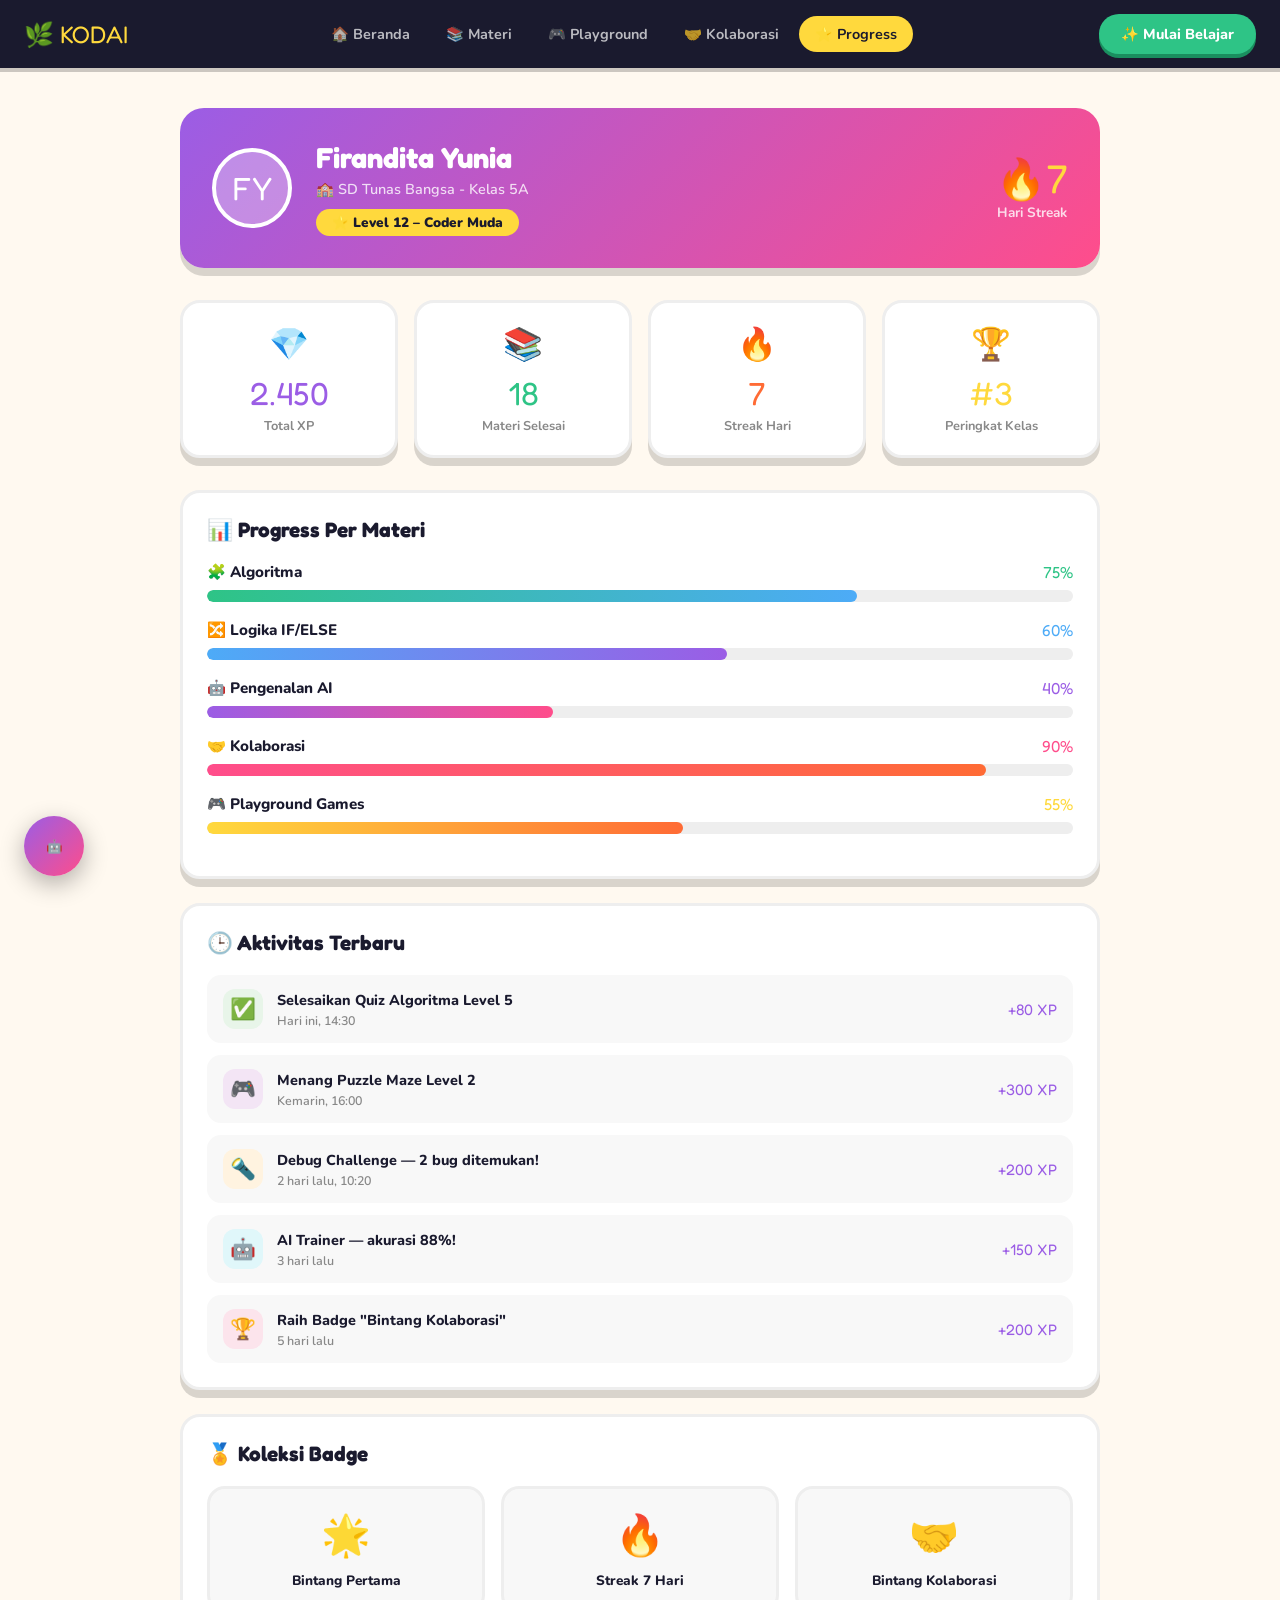
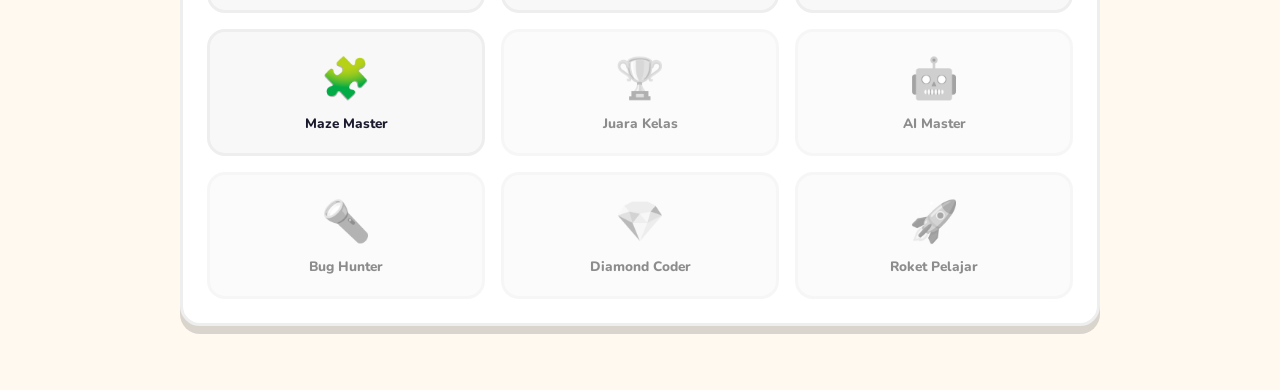
<file: kodai-kode/progress.html>
<!DOCTYPE html>
<html lang="id">
<head>
<meta charset="UTF-8"><meta name="viewport" content="width=device-width,initial-scale=1">
<title>KODAI – Progress</title>
<link rel="stylesheet" href="css/main.css">
<style>
.progress-layout{padding:40px;max-width:1000px;margin:0 auto;}
.stats-grid{display:grid;grid-template-columns:repeat(4,1fr);gap:16px;margin-bottom:32px;}
.stat-card{background:white;border-radius:20px;padding:20px;text-align:center;border:3px solid #eee;box-shadow:0 8px 0 rgba(0,0,0,.15);transition:all .2s;}
.stat-card:hover{transform:translateY(-4px);}
.stat-card .si{font-size:2rem;margin-bottom:8px;}
.stat-card .sv{font-family:'Fredoka One',cursive;font-size:2rem;}
.stat-card .sk{font-size:.8rem;color:#888;font-weight:700;margin-top:4px;}
.progress-section{background:white;border-radius:20px;padding:24px;margin-bottom:24px;border:3px solid #eee;box-shadow:0 8px 0 rgba(0,0,0,.15);}
.progress-section h3{font-family:'Fredoka One',cursive;font-size:1.3rem;margin-bottom:20px;}
.subj-row{margin-bottom:18px;}
.subj-hdr{display:flex;justify-content:space-between;align-items:center;margin-bottom:8px;}
.subj-name{font-weight:800;font-size:.95rem;}
.subj-pct{font-family:'Fredoka One',cursive;font-size:1rem;}
.activity-list{list-style:none;display:flex;flex-direction:column;gap:12px;}
.activity-item{display:flex;align-items:center;gap:14px;padding:14px 16px;background:#f8f8f8;border-radius:14px;transition:all .2s;}
.activity-item:hover{background:#eee;}
.activity-icon{width:40px;height:40px;border-radius:12px;display:flex;align-items:center;justify-content:center;font-size:1.3rem;flex-shrink:0;}
.activity-info{flex:1;}
.activity-name{font-weight:800;font-size:.9rem;}
.activity-date{font-size:.78rem;color:#888;font-weight:600;margin-top:2px;}
.activity-xp{font-family:'Fredoka One',cursive;color:#9B5DE5;font-size:.95rem;}
.badges-grid{display:grid;grid-template-columns:repeat(3,1fr);gap:16px;}
.badge-item{text-align:center;padding:20px 12px;background:#f8f8f8;border-radius:18px;border:3px solid #eee;transition:all .2s;}
.badge-item:hover{transform:translateY(-4px);border-color:#FFD93D;}
.badge-item.locked{opacity:.5;filter:grayscale(1);}
.badge-emoji{font-size:2.5rem;margin-bottom:8px;}
.badge-name{font-weight:800;font-size:.85rem;}
@media(max-width:600px){.stats-grid{grid-template-columns:1fr 1fr;}.badges-grid{grid-template-columns:repeat(2,1fr);}.progress-layout{padding:20px;}}
</style>
</head>
<body>

<div id="toast-container"></div>
<nav>
  <a class="nav-logo" href="index.html">🌿 KODAI</a>
  <div class="nav-links">
    <a class="nav-link" href="index.html">🏠 Beranda</a>
    <a class="nav-link" href="materi.html">📚 Materi</a>
    <a class="nav-link" href="playground.html">🎮 Playground</a>
    <a class="nav-link" href="kolaborasi.html">🤝 Kolaborasi</a>
    <a class="nav-link active" href="progress.html">⭐ Progress</a>
  </div>
  <a class="nav-cta" href="login.html">✨ Mulai Belajar</a>
  <div class="hamburger" onclick="toggleMobile()"><span></span><span></span><span></span></div>
</nav>
<div class="mobile-menu" id="mobileMenu">
  <a class="nav-link" href="index.html">🏠 Beranda</a><a class="nav-link active" href="progress.html">⭐ Progress</a><a class="nav-link" href="login.html">✨ Mulai</a>
</div>

<div class="progress-layout">
  <div class="profile-card">
    <div class="profile-av">FY</div>
    <div class="profile-info">
      <h2>Firandita Yunia</h2>
      <p>🏫 SD Tunas Bangsa - Kelas 5A</p>
      <div class="profile-level">⭐ Level 12 – Coder Muda</div>
    </div>
    <div style="margin-left:auto;text-align:center;">
      <div style="font-family:'Fredoka One',cursive;font-size:2.5rem;color:#FFD93D;">🔥7</div>
      <div style="color:rgba(255,255,255,.8);font-size:.85rem;font-weight:700;">Hari Streak</div>
    </div>
  </div>
  <div class="stats-grid">
    <div class="stat-card"><div class="si">💎</div><div class="sv" style="color:#9B5DE5">2.450</div><div class="sk">Total XP</div></div>
    <div class="stat-card"><div class="si">📚</div><div class="sv" style="color:#2EC486">18</div><div class="sk">Materi Selesai</div></div>
    <div class="stat-card"><div class="si">🔥</div><div class="sv" style="color:#FF6B35">7</div><div class="sk">Streak Hari</div></div>
    <div class="stat-card"><div class="si">🏆</div><div class="sv" style="color:#FFD93D">#3</div><div class="sk">Peringkat Kelas</div></div>
  </div>
  <div class="progress-section">
    <h3>📊 Progress Per Materi</h3>
    <div class="subj-row"><div class="subj-hdr"><span class="subj-name">🧩 Algoritma</span><span class="subj-pct" style="color:#2EC486">75%</span></div><div class="prog-bar"><div class="prog-fill" data-width="75%" style="background:linear-gradient(90deg,#2EC486,#4DABF7)"></div></div></div>
    <div class="subj-row"><div class="subj-hdr"><span class="subj-name">🔀 Logika IF/ELSE</span><span class="subj-pct" style="color:#4DABF7">60%</span></div><div class="prog-bar"><div class="prog-fill" data-width="60%" style="background:linear-gradient(90deg,#4DABF7,#9B5DE5)"></div></div></div>
    <div class="subj-row"><div class="subj-hdr"><span class="subj-name">🤖 Pengenalan AI</span><span class="subj-pct" style="color:#9B5DE5">40%</span></div><div class="prog-bar"><div class="prog-fill" data-width="40%" style="background:linear-gradient(90deg,#9B5DE5,#FF4D8B)"></div></div></div>
    <div class="subj-row"><div class="subj-hdr"><span class="subj-name">🤝 Kolaborasi</span><span class="subj-pct" style="color:#FF4D8B">90%</span></div><div class="prog-bar"><div class="prog-fill" data-width="90%" style="background:linear-gradient(90deg,#FF4D8B,#FF6B35)"></div></div></div>
    <div class="subj-row"><div class="subj-hdr"><span class="subj-name">🎮 Playground Games</span><span class="subj-pct" style="color:#FFD93D">55%</span></div><div class="prog-bar"><div class="prog-fill" data-width="55%" style="background:linear-gradient(90deg,#FFD93D,#FF6B35)"></div></div></div>
  </div>
  <div class="progress-section">
    <h3>🕒 Aktivitas Terbaru</h3>
    <ul class="activity-list">
      <li class="activity-item"><div class="activity-icon" style="background:#e8f5e9">✅</div><div class="activity-info"><div class="activity-name">Selesaikan Quiz Algoritma Level 5</div><div class="activity-date">Hari ini, 14:30</div></div><div class="activity-xp">+80 XP</div></li>
      <li class="activity-item"><div class="activity-icon" style="background:#f3e5f5">🎮</div><div class="activity-info"><div class="activity-name">Menang Puzzle Maze Level 2</div><div class="activity-date">Kemarin, 16:00</div></div><div class="activity-xp">+300 XP</div></li>
      <li class="activity-item"><div class="activity-icon" style="background:#fff3e0">🔦</div><div class="activity-info"><div class="activity-name">Debug Challenge — 2 bug ditemukan!</div><div class="activity-date">2 hari lalu, 10:20</div></div><div class="activity-xp">+200 XP</div></li>
      <li class="activity-item"><div class="activity-icon" style="background:#e0f7fa">🤖</div><div class="activity-info"><div class="activity-name">AI Trainer — akurasi 88%!</div><div class="activity-date">3 hari lalu</div></div><div class="activity-xp">+150 XP</div></li>
      <li class="activity-item"><div class="activity-icon" style="background:#fce4ec">🏆</div><div class="activity-info"><div class="activity-name">Raih Badge "Bintang Kolaborasi"</div><div class="activity-date">5 hari lalu</div></div><div class="activity-xp">+200 XP</div></li>
    </ul>
  </div>
  <div class="progress-section">
    <h3>🏅 Koleksi Badge</h3>
    <div class="badges-grid">
      <div class="badge-item"><div class="badge-emoji">🌟</div><div class="badge-name">Bintang Pertama</div></div>
      <div class="badge-item"><div class="badge-emoji">🔥</div><div class="badge-name">Streak 7 Hari</div></div>
      <div class="badge-item"><div class="badge-emoji">🤝</div><div class="badge-name">Bintang Kolaborasi</div></div>
      <div class="badge-item"><div class="badge-emoji">🧩</div><div class="badge-name">Maze Master</div></div>
      <div class="badge-item locked"><div class="badge-emoji">🏆</div><div class="badge-name">Juara Kelas</div></div>
      <div class="badge-item locked"><div class="badge-emoji">🤖</div><div class="badge-name">AI Master</div></div>
      <div class="badge-item locked"><div class="badge-emoji">🔦</div><div class="badge-name">Bug Hunter</div></div>
      <div class="badge-item locked"><div class="badge-emoji">💎</div><div class="badge-name">Diamond Coder</div></div>
      <div class="badge-item locked"><div class="badge-emoji">🚀</div><div class="badge-name">Roket Pelajar</div></div>
    </div>
  </div>
</div>

<button class="kodi-fab" onclick="toggleKodiChat()">🤖</button>
<div class="kodi-chat-panel" id="kodiPanel">
  <div class="kodi-chat-header"><div class="kodi-av">🤖</div><div><div class="kodi-name">Kodi AI</div><div class="kodi-status">Lihat progressmu!</div></div><button class="kodi-close-btn" onclick="toggleKodiChat()">✕</button></div>
  <div class="kodi-messages" id="kodiMessages"></div>
  <div class="kodi-input-area"><input class="kodi-input" id="kodiInput" placeholder="Tanya Kodi..."><button class="kodi-send" onclick="sendKodiMessage()">➤</button></div>
</div>

<script src="js/nav.js"></script>
<script>document.addEventListener('DOMContentLoaded', animateProgressBars);</script>
</body>
</html>
</file>
<file: kodai-kode/css/main.css>
@import url('https://fonts.googleapis.com/css2?family=Fredoka+One&family=Nunito:wght@400;600;700;800;900&display=swap');

:root {
  --green: #2EC486;
  --yellow: #FFD93D;
  --orange: #FF6B35;
  --pink: #FF4D8B;
  --blue: #4DABF7;
  --purple: #9B5DE5;
  --red: #FF4444;
  --teal: #00D4AA;
  --bg: #FFF9F0;
  --dark: #1A1A2E;
  --darker: #0D0D1A;
  --mid: #16213E;
  --card-shadow: 0 8px 0 rgba(0,0,0,0.15);
  --card-shadow-hover: 0 14px 0 rgba(0,0,0,0.15);
}

* { margin:0; padding:0; box-sizing:border-box; }
html { scroll-behavior:smooth; }
body {
  font-family:'Nunito', sans-serif;
  background:var(--bg);
  color:var(--dark);
  overflow-x:hidden;
}

/* ---- LOADER ---- */
#loader {
  position:fixed; inset:0;
  background:linear-gradient(135deg,#9B5DE5,#FF4D8B,#FF6B35);
  z-index:9999;
  display:flex; flex-direction:column;
  align-items:center; justify-content:center; gap:20px;
  transition:opacity .5s;
}
.loader-logo {
  font-family:'Fredoka One',cursive;
  font-size:3rem; color:white;
  text-shadow:0 4px 0 rgba(0,0,0,0.2);
  animation:bounce .6s infinite alternate;
}
.loader-dots { display:flex; gap:12px; }
.loader-dots span {
  width:16px; height:16px;
  background:white; border-radius:50%;
  animation:dotBounce .6s infinite alternate;
}
.loader-dots span:nth-child(2){animation-delay:.15s;}
.loader-dots span:nth-child(3){animation-delay:.3s;}
@keyframes dotBounce{to{transform:translateY(-20px);opacity:.5}}
@keyframes bounce{to{transform:translateY(-10px)}}

/* ---- NAVBAR ---- */
nav {
  position:sticky; top:0; z-index:200;
  background:var(--dark);
  padding:0 24px;
  display:flex; align-items:center; justify-content:space-between;
  height:68px;
  box-shadow:0 4px 0 rgba(0,0,0,0.2);
}
.nav-logo {
  font-family:'Fredoka One',cursive;
  font-size:1.5rem; color:var(--yellow);
  display:flex; align-items:center; gap:8px;
  cursor:pointer; text-decoration:none;
}
.nav-links { display:flex; gap:4px; }
.nav-link {
  font-family:'Nunito',sans-serif; font-weight:700; font-size:.9rem;
  color:rgba(255,255,255,.7);
  padding:8px 16px; border-radius:50px;
  cursor:pointer; transition:all .2s;
  border:none; background:transparent; text-decoration:none;
  display:inline-flex; align-items:center; gap:4px;
}
.nav-link:hover, .nav-link.active {
  background:var(--yellow); color:var(--dark);
}
.nav-cta {
  background:var(--green); color:white;
  border:none; border-radius:50px;
  padding:10px 22px;
  font-family:'Nunito',sans-serif; font-weight:800; font-size:.9rem;
  cursor:pointer;
  box-shadow:0 4px 0 #1a8f5f;
  transition:all .2s; text-decoration:none;
  display:inline-flex; align-items:center; gap:6px;
}
.nav-cta:hover{transform:translateY(-2px);box-shadow:0 6px 0 #1a8f5f;}
.nav-cta:active{transform:translateY(2px);box-shadow:0 2px 0 #1a8f5f;}
.hamburger{display:none;flex-direction:column;gap:5px;cursor:pointer;padding:8px;}
.hamburger span{width:24px;height:3px;background:white;border-radius:2px;}
.mobile-menu{
  display:none;position:fixed;top:68px;left:0;right:0;
  background:var(--dark);padding:16px;z-index:199;
  flex-direction:column;gap:8px;
  border-bottom:4px solid var(--yellow);
}
.mobile-menu.open{display:flex;}

/* ---- TOAST ---- */
#toast-container {
  position:fixed; bottom:24px; right:24px; z-index:9998;
  display:flex; flex-direction:column; gap:10px;
}
.toast {
  padding:14px 20px; border-radius:14px;
  background:var(--dark); color:white;
  font-weight:700; font-size:.9rem;
  box-shadow:0 8px 24px rgba(0,0,0,.3);
  animation:toastIn .3s cubic-bezier(.34,1.56,.64,1);
  display:flex; align-items:center; gap:10px; max-width:300px;
}
.toast.success{background:var(--green);}
.toast.warning{background:var(--orange);}
.toast.error{background:var(--red);}
@keyframes toastIn{from{transform:translateX(100px);opacity:0}to{transform:translateX(0);opacity:1}}

/* ---- PAGE HEADER ---- */
.page-header {
  background:linear-gradient(135deg,var(--dark),#0F3460);
  padding:60px 40px 40px; text-align:center;
}
.page-header h1 {
  font-family:'Fredoka One',cursive;
  font-size:2.5rem; color:white; margin-bottom:8px;
}
.page-header p{color:rgba(255,255,255,.7);font-weight:600;font-size:1rem;}

/* ---- BUTTONS ---- */
.btn-primary {
  background:var(--yellow); color:var(--dark);
  border:none; border-radius:16px;
  padding:14px 32px;
  font-family:'Nunito',sans-serif; font-weight:900; font-size:1rem;
  cursor:pointer;
  box-shadow:0 6px 0 #c4a000;
  transition:all .15s;
  display:inline-flex; align-items:center; gap:8px;
}
.btn-primary:hover{transform:translateY(-3px);box-shadow:0 9px 0 #c4a000;}
.btn-primary:active{transform:translateY(3px);box-shadow:0 3px 0 #c4a000;}
.btn-secondary {
  background:transparent; color:white;
  border:3px solid rgba(255,255,255,.4);
  border-radius:16px; padding:14px 32px;
  font-family:'Nunito',sans-serif; font-weight:800; font-size:1rem;
  cursor:pointer; transition:all .2s;
  display:inline-flex; align-items:center; gap:8px;
}
.btn-secondary:hover{border-color:white;background:rgba(255,255,255,.1);}
.btn-green {
  background:var(--green); color:white;
  border:none; border-radius:14px; padding:12px 24px;
  font-family:'Nunito',sans-serif; font-weight:800; font-size:.9rem;
  cursor:pointer; box-shadow:0 4px 0 #1a8f5f; transition:all .2s;
  display:inline-flex; align-items:center; gap:6px;
}
.btn-green:hover{transform:translateY(-2px);}
.btn-purple {
  background:var(--purple); color:white;
  border:none; border-radius:14px; padding:12px 24px;
  font-family:'Nunito',sans-serif; font-weight:800; font-size:.9rem;
  cursor:pointer; box-shadow:0 4px 0 #6a3fa0; transition:all .2s;
  display:inline-flex; align-items:center; gap:6px;
}
.btn-purple:hover{transform:translateY(-2px);}

/* ---- CARDS ---- */
.card {
  background:white; border-radius:24px;
  border:3px solid #eee;
  box-shadow:var(--card-shadow);
  transition:all .2s;
}
.card:hover{transform:translateY(-6px);box-shadow:var(--card-shadow-hover);}

/* ---- SECTION ---- */
.section{padding:72px 40px;}
.section-title {
  font-family:'Fredoka One',cursive;
  font-size:clamp(1.8rem,4vw,2.8rem);
  text-align:center; margin-bottom:12px; color:var(--dark);
}
.section-sub {
  text-align:center; color:#666; font-weight:600;
  font-size:1rem; margin-bottom:48px;
  max-width:500px; margin-left:auto; margin-right:auto;
}

/* ---- STATS BAR ---- */
.stats-bar {
  background:var(--dark); padding:20px 40px;
  display:flex; justify-content:center; gap:48px; flex-wrap:wrap;
}
.stat-item{text-align:center;}
.stat-num {
  font-family:'Fredoka One',cursive; font-size:2rem; color:var(--yellow);
}
.stat-label{font-size:.85rem;color:rgba(255,255,255,.6);font-weight:600;}

/* ---- MODAL ---- */
.modal-overlay {
  display:none; position:fixed; inset:0;
  background:rgba(0,0,0,.75); z-index:500;
  align-items:center; justify-content:center; padding:20px;
}
.modal-overlay.open{display:flex;}
.modal-box {
  background:white; border-radius:28px;
  max-width:600px; width:100%;
  max-height:90vh; overflow-y:auto;
  animation:modalIn .3s cubic-bezier(.34,1.56,.64,1);
}
@keyframes modalIn{from{transform:scale(.7) translateY(30px);opacity:0}to{transform:scale(1) translateY(0);opacity:1}}
.modal-header {
  padding:28px 28px 20px;
  border-bottom:3px solid #eee;
  display:flex; justify-content:space-between; align-items:flex-start; gap:16px;
}
.modal-header h2{font-family:'Fredoka One',cursive;font-size:1.8rem;}
.modal-close {
  width:36px; height:36px; border-radius:50%;
  background:#eee; border:none; cursor:pointer;
  font-size:1.2rem; font-weight:bold;
  display:flex; align-items:center; justify-content:center;
  transition:all .2s; flex-shrink:0;
}
.modal-close:hover{background:var(--red);color:white;}
.modal-body{padding:24px 28px;}

/* ---- PROFILE / PROGRESS ---- */
.profile-card {
  background:linear-gradient(135deg,#9B5DE5,#FF4D8B);
  border-radius:24px; padding:32px;
  display:flex; gap:24px; align-items:center;
  margin-bottom:32px; box-shadow:var(--card-shadow);
}
.profile-av {
  width:80px; height:80px; border-radius:50%;
  background:rgba(255,255,255,.3); border:4px solid white;
  display:flex; align-items:center; justify-content:center;
  font-family:'Fredoka One',cursive; font-size:2rem; color:white; flex-shrink:0;
}
.profile-info h2{font-family:'Fredoka One',cursive;font-size:1.8rem;color:white;}
.profile-info p{color:rgba(255,255,255,.8);font-weight:600;font-size:.9rem;margin-top:4px;}
.profile-level {
  margin-top:10px; display:inline-block;
  background:var(--yellow); color:var(--dark);
  padding:4px 16px; border-radius:50px; font-weight:900; font-size:.85rem;
}

/* ---- PROGRESS BARS ---- */
.prog-bar{height:12px;background:#eee;border-radius:6px;overflow:hidden;}
.prog-fill{height:100%;border-radius:6px;transition:width 1.2s cubic-bezier(.34,1.56,.64,1);}

/* ---- FOOTER ---- */
footer {
  background:var(--dark); padding:48px 40px 24px;
  color:rgba(255,255,255,.7);
}
.footer-grid{display:grid;grid-template-columns:2fr 1fr 1fr;gap:48px;margin-bottom:40px;}
.footer-logo{font-family:'Fredoka One',cursive;font-size:1.8rem;color:var(--yellow);margin-bottom:12px;}
.footer-tagline{font-size:.9rem;line-height:1.6;font-weight:600;}
.footer-col h4{color:white;font-family:'Fredoka One',cursive;font-size:1.1rem;margin-bottom:16px;}
.footer-col ul{list-style:none;display:flex;flex-direction:column;gap:8px;}
.footer-col ul li{font-size:.9rem;font-weight:600;cursor:pointer;transition:color .2s;}
.footer-col ul li:hover{color:var(--yellow);}
.footer-bottom{border-top:1px solid rgba(255,255,255,.1);padding-top:20px;text-align:center;font-size:.85rem;font-weight:600;}

/* ---- CHAT / KOLABORASI ---- */
.av-circle {
  width:48px; height:48px; border-radius:50%;
  display:flex; align-items:center; justify-content:center;
  font-family:'Fredoka One',cursive; font-size:1rem; color:white;
  border:3px solid white; box-shadow:var(--card-shadow); position:relative;
}
.online-badge {
  position:absolute; bottom:-2px; right:-2px;
  width:12px; height:12px; border-radius:50%;
  background:var(--green); border:2px solid white;
}

/* ---- KODI AI BUBBLE ---- */
img {
  max-width: 100%;
  height: auto;
}
.kodi-fab {
  position: fixed;
  bottom: 24px;
  left: 24px;
  width: 60px;
  height: 60px;
  border-radius: 50%;
  border: none;
  background: linear-gradient(135deg,var(--purple),var(--pink));
  box-shadow: 0 8px 24px rgba(0,0,0,.3);
  cursor: pointer;
  display: flex;
  align-items: center;
  justify-content: center;
  padding: 6px;             
  overflow: hidden;
  z-index: 399;
  transition: transform .2s;
}
.kodi-fab-img{
  width: 100%;
  height: 100%;
  object-fit: cover;
  border-radius: 50%;
  display: block;
}
.kodi-av-img{
  width: 100%;
  height: 100%;
  object-fit: cover;
  border-radius: 50%;
  display: block;
}
.kodi-fab:hover{transform:scale(1.1);}
.kodi-chat-panel {
  position:fixed; bottom:108px; left:28px; z-index:400;
  width:340px;
  background:white; border-radius:24px;
  box-shadow:0 20px 60px rgba(0,0,0,.2);
  border:3px solid var(--purple);
  display:none; flex-direction:column;
  overflow:hidden;
  animation:chatPop .3s cubic-bezier(.34,1.56,.64,1);
}
.kodi-chat-panel.open{display:flex;}
@keyframes chatPop{from{transform:scale(.8) translateY(20px);opacity:0}to{transform:scale(1) translateY(0);opacity:1}}
.kodi-chat-header {
  background:linear-gradient(135deg,var(--purple),var(--pink));
  padding:16px 20px;
  display:flex; align-items:center; gap:12px;
}
.kodi-chat-header .kodi-av {
  width: 40px;
  height: 40px;
  border-radius: 50%;
  overflow: hidden;
  flex-shrink: 0;
  display: flex;
  align-items: center;
  justify-content: center;
}
.kodi-chat-header .kodi-name {font-family:'Fredoka One',cursive;font-size:1.1rem;color:white;}
.kodi-chat-header .kodi-status {font-size:.75rem;color:rgba(255,255,255,.8);font-weight:600;}
.kodi-close-btn {
  margin-left:auto; width:28px; height:28px; border-radius:50%;
  background:rgba(255,255,255,.2); border:none; cursor:pointer;
  color:white; font-size:1rem; display:flex; align-items:center; justify-content:center;
}
.kodi-messages {
  flex:1; padding:16px; overflow-y:auto;
  max-height:300px; display:flex; flex-direction:column; gap:12px;
}
.kodi-msg { display:flex; gap:8px; align-items:flex-start; }
.kodi-msg.user { flex-direction:row-reverse; }
.kodi-msg-av {
  width:32px; height:32px; border-radius:50%; flex-shrink:0;
  display:flex; align-items:center; justify-content:center;
  font-size:1rem;
}
.kodi-bubble {
  max-width:220px; padding:10px 14px;
  border-radius:0 16px 16px 16px;
  background:#f0f0f0; font-size:.88rem; font-weight:600; line-height:1.5;
}
.kodi-msg.user .kodi-bubble {
  background:var(--purple); color:white;
  border-radius:16px 0 16px 16px;
}
.kodi-typing {
  display:flex; gap:4px; padding:10px 14px;
  background:#f0f0f0; border-radius:0 16px 16px 16px;
}
.kodi-typing span {
  width:8px; height:8px; background:#aaa; border-radius:50%;
  animation:typing .8s infinite alternate;
}
.kodi-typing span:nth-child(2){animation-delay:.15s;}
.kodi-typing span:nth-child(3){animation-delay:.3s;}
@keyframes typing{to{transform:translateY(-6px);background:var(--purple)}}
.kodi-input-area {
  padding:12px; border-top:2px solid #eee;
  display:flex; gap:8px;
}
.kodi-input {
  flex:1; padding:10px 14px; border-radius:12px;
  border:2px solid #eee; font-family:'Nunito',sans-serif;
  font-size:.88rem; font-weight:600; outline:none;
  transition:border-color .2s;
}
.kodi-input:focus{border-color:var(--purple);}
.kodi-send {
  width:40px; height:40px; border-radius:12px;
  background:var(--purple); border:none; cursor:pointer;
  color:white; font-size:1.1rem;
  display:flex; align-items:center; justify-content:center;
  box-shadow:0 3px 0 #6a3fa0; transition:all .15s;
}
.kodi-send:hover{transform:translateY(-1px);}

/* ---- RESPONSIVE ---- */
@media(max-width:900px){
  .nav-links,.nav-cta{display:none;}
  .hamburger{display:flex;}
  .footer-grid{grid-template-columns:1fr;gap:24px;}
  .section{padding:48px 20px;}
  .stats-bar{padding:16px 20px;gap:20px;}
}
@media(max-width:600px){
  .page-header{padding:40px 20px 28px;}
  .page-header h1{font-size:1.8rem;}
}
</file>
